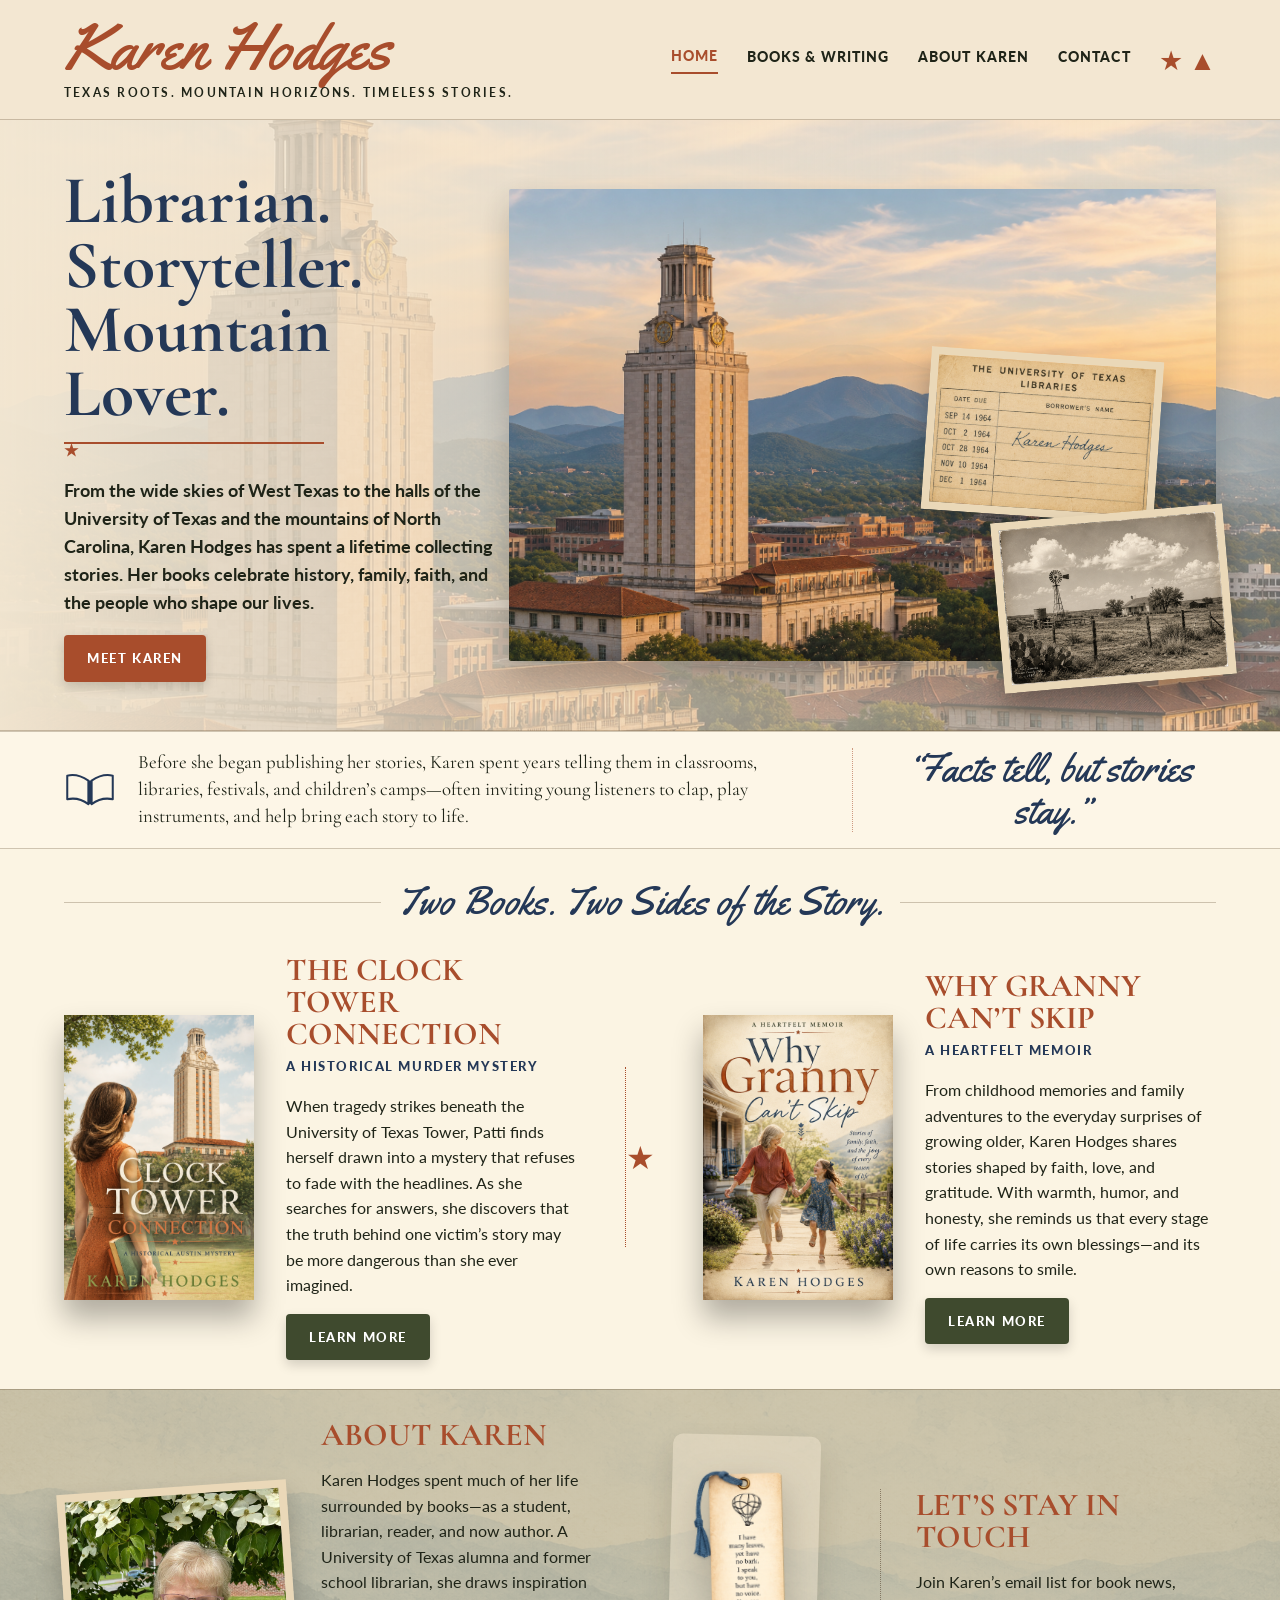
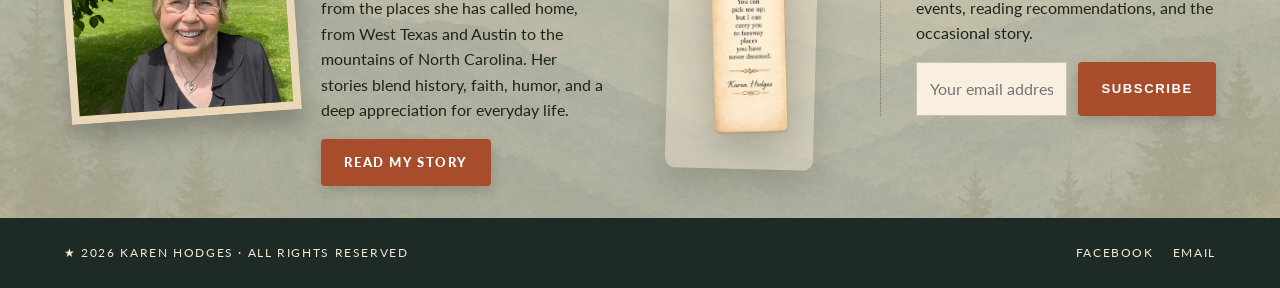
<file: index.html>
<!DOCTYPE html>
<html lang="en">
<head>
  <meta charset="UTF-8" />
  <meta name="viewport" content="width=device-width, initial-scale=1.0" />

  <title>Karen Hodges | Author</title>

  <meta
    name="description"
    content="Karen Hodges is a Texas-born author, former school librarian, and storyteller whose books explore history, family, faith, humor, and everyday life."
  />

  <link rel="stylesheet" href="css/style.css" />

  <link
    href="https://fonts.googleapis.com/css2?family=Cormorant+Garamond:wght@600;700&family=Lato:wght@400;700;900&family=Yellowtail&display=swap"
    rel="stylesheet"
  />

  <script src="script.js" defer></script>
</head>

<body>
  <header class="site-header">
    <div class="brand">
      <a href="index.html" class="logo">Karen Hodges</a>
      <p>Texas Roots. Mountain Horizons. Timeless Stories.</p>
    </div>

    <button
      class="menu-toggle"
      type="button"
      aria-label="Toggle navigation"
      aria-expanded="false"
      aria-controls="main-navigation"
    >
      ☰
    </button>

    <nav id="main-navigation" class="main-nav" aria-label="Main navigation">
      <a
        href="https://aikipezman-pixel.github.io/KarenHodgesSite/"
        class="active"
        aria-current="page"
      >
        Home
      </a>

      <a href="https://aikipezman-pixel.github.io/KarenHodgesSite/Writing/writing.html">
        Books &amp; Writing
      </a>

      <a href="https://aikipezman-pixel.github.io/KarenHodgesSite/About/about.html">
        About Karen
      </a>

      <a href="#contact">Contact</a>

      <div class="header-mark" aria-hidden="true">
        <span class="texas">★</span>
        <span class="mountain">▲</span>
      </div>
    </nav>
  </header>

  <main>
    <!-- HERO -->
    <section class="hero">
      <div class="hero-text">
        <h1>
          Librarian.<br />
          Storyteller.<br />
          Mountain Lover.
        </h1>

        <p>
          From the wide skies of West Texas to the halls of the University
          of Texas and the mountains of North Carolina, Karen Hodges has spent
          a lifetime collecting stories. Her books celebrate history, family,
          faith, and the people who shape our lives.
        </p>

        <a href="http://windypointstories.com/About/about.html" class="btn btn-rust">Meet Karen</a>
      </div>

      <div class="hero-art">
        <img
          src="Assets/UTTowerintheMountains.png"
          alt="The University of Texas Tower with mountains rising behind it"
          class="hero-main-img"
        />

        <img
          src="Assets/Card.png"
          alt="Vintage University of Texas library card bearing Karen Hodges's name"
          class="photo-card austin-card"
        />

        <img
          src="Assets/WestTexas.png"
          alt="Vintage rural landscape in Dawson County, West Texas"
          class="photo-card mountain-card"
        />
      </div>
    </section>

    <!-- STORYTELLING BACKGROUND -->
    <section
      class="storytelling-strip"
      aria-label="Karen Hodges's storytelling background"
    >
      <div class="storytelling-intro">
        <span class="storytelling-icon" aria-hidden="true">
          <svg
            viewBox="0 0 64 48"
            role="img"
            focusable="false"
            aria-hidden="true"
          >
            <path
              d="M4 7c8-2 17 0 26 6v29c-8-6-17-8-26-6V7Z"
              fill="none"
              stroke="currentColor"
              stroke-width="2.5"
              stroke-linejoin="round"
            />
            <path
              d="M60 7c-8-2-17 0-26 6v29c8-6 17-8 26-6V7Z"
              fill="none"
              stroke="currentColor"
              stroke-width="2.5"
              stroke-linejoin="round"
            />
            <path
              d="M32 13v29"
              fill="none"
              stroke="currentColor"
              stroke-width="2.5"
            />
          </svg>
        </span>

        <p>
          Before she began publishing her stories, Karen spent years telling
          them in classrooms, libraries, festivals, and children’s camps—often
          inviting young listeners to clap, play instruments, and help bring
          each story to life.
        </p>
      </div>

      <blockquote class="storytelling-quote">
        “Facts tell, but stories stay.”
      </blockquote>
    </section>

    <!-- BOOKS -->
    <section id="books" class="books-section">
      <div class="section-title">
        <span aria-hidden="true"></span>
        <h2>Two Books. Two Sides of the Story.</h2>
        <span aria-hidden="true"></span>
      </div>

      <div class="books-grid">
        <article class="book-card">
          <img
            src="Assets/ClockTowerConnection.png"
            alt="Cover of The Clock Tower Connection by Karen Hodges"
            class="book-cover"
          />

          <div class="book-copy">
            <h3>The Clock Tower Connection</h3>

            <p class="subtitle">A Historical Murder Mystery</p>

            <p>
              When tragedy strikes beneath the University of Texas Tower,
              Patti finds herself drawn into a mystery that refuses to fade
              with the headlines. As she searches for answers, she discovers
              that the truth behind one victim’s story may be more dangerous
              than she ever imagined.
            </p>

            <a href="https://aikipezman-pixel.github.io/KarenHodgesSite/Writing/writing.html" class="btn btn-green">Learn More</a>
          </div>
        </article>

        <div class="center-star" aria-hidden="true">★</div>

        <article class="book-card">
          <img
            src="Assets/WhyGrannyCan'tSkip.png"
            alt="Cover of Why Granny Can't Skip by Karen Hodges"
            class="book-cover"
          />

          <div class="book-copy">
            <h3>Why Granny Can’t Skip</h3>

            <p class="subtitle">A Heartfelt Memoir</p>

            <p>
              From childhood memories and family adventures to the everyday
              surprises of growing older, Karen Hodges shares stories shaped
              by faith, love, and gratitude. With warmth, humor, and honesty,
              she reminds us that every stage of life carries its own
              blessings—and its own reasons to smile.
            </p>

            <a href="https://aikipezman-pixel.github.io/KarenHodgesSite/Writing/writing.html" class="btn btn-green">Learn More</a>
          </div>
        </article>
      </div>
    </section>

    <!-- ABOUT / BOOKMARK / CONTACT -->
    <section class="lower-panel">
      <article id="about" class="about-card">
        <img
          src="Assets/KarenHodges.jpg"
          alt="Karen Hodges smiling outdoors beneath white flowers"
        />

        <div>
          <h2>About Karen</h2>

          <p>
            Karen Hodges spent much of her life surrounded by books—as a
            student, librarian, reader, and now author. A University of Texas
            alumna and former school librarian, she draws inspiration from the
            places she has called home, from West Texas and Austin to the
            mountains of North Carolina. Her stories blend history, faith,
            humor, and a deep appreciation for everyday life.
          </p>

          <a href="http://windypointstories.com/About/about.html" class="btn btn-rust">
            Read My Story
          </a>
        </div>
      </article>

      <figure class="bookmark-feature">
        <img
          src="Assets/BookmarkPoem.png"
          alt="Karen Hodges's poem about a book carrying its reader to faraway places"
        />

        <figcaption class="sr-only">
          “I have many leaves, yet have no bark. I speak to you, but have no
          voice. You can pick me up, but I can carry you to faraway places you
          have never dreamed.” — Karen Hodges
        </figcaption>
      </figure>

      <section id="contact" class="contact-card">
        <h2>Let’s Stay in Touch</h2>

        <p>
          Join Karen’s email list for book news, events, reading
          recommendations, and the occasional story.
        </p>

        <form action="#" method="post">
          <label for="email" class="sr-only">Email address</label>

          <input
            type="email"
            id="email"
            name="email"
            placeholder="Your email address"
            autocomplete="email"
            required
          />

          <button class="btn btn-rust" type="submit">
            Subscribe
          </button>
        </form>
      </section>
    </section>
  </main>

  <footer class="site-footer">
    <p>★ 2026 Karen Hodges · All Rights Reserved</p>

    <nav class="footer-links" aria-label="Social media and contact links">
      <a href="https://www.facebook.com/karen.hodges.581">Facebook</a>
      <a href="mailto:windypointstories@yahoo.com">Email</a>
    </nav>
  </footer>
</body>
</html>
</file>
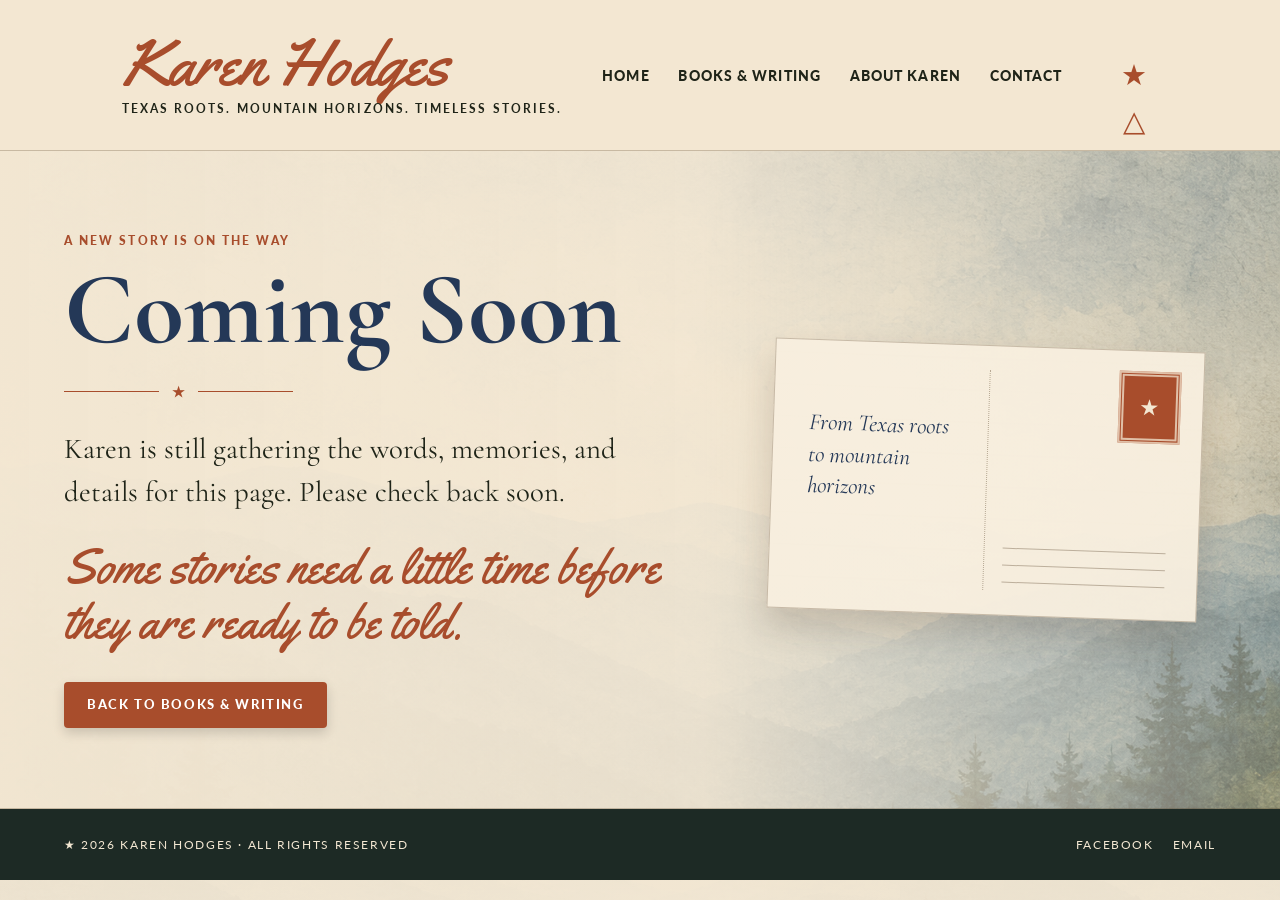
<file: coming-soon/coming-soon.html>
<!DOCTYPE html>
<html lang="en">
<head>
  <meta charset="UTF-8">
  <meta name="viewport" content="width=device-width, initial-scale=1.0">

  <title>Coming Soon | Karen Hodges</title>
  <meta
    name="description"
    content="Something new is coming soon from Karen Hodges."
  >

  <link rel="stylesheet" href="../css/style.css">
  <link rel="stylesheet" href="../css/coming-soon.css">
</head>

<body class="coming-soon-page">
  <a class="skip-link" href="#main-content">Skip to main content</a>

  <header class="site-header">
    <div class="site-header__inner">
      <a class="site-brand" href="../index.html" aria-label="Karen Hodges home">
        <span class="site-brand__name">Karen Hodges</span>
        <span class="site-brand__tagline">
          Texas Roots. Mountain Horizons. Timeless Stories.
        </span>
      </a>

      <button
        class="menu-toggle"
        type="button"
        aria-expanded="false"
        aria-controls="primary-navigation"
      >
        <span class="sr-only">Open navigation menu</span>
        <span aria-hidden="true"></span>
        <span aria-hidden="true"></span>
        <span aria-hidden="true"></span>
      </button>

      <nav
        class="primary-nav"
        id="primary-navigation"
        aria-label="Primary navigation"
      >
        <ul>
          <li><a href="../index.html">Home</a></li>
          <li><a href="../Writing/writing.html">Books &amp; Writing</a></li>
          <li><a href="../About/about.html">About Karen</a></li>
          <li><a href="../Contact/contact-index.html">Contact</a></li>
        </ul>
      </nav>

      <div class="site-mark" aria-hidden="true">
        <span class="site-mark__texas">★</span>
        <span class="site-mark__mountain">△</span>
      </div>
    </div>
  </header>

  <main id="main-content">
    <section class="coming-soon">
      <div class="coming-soon__inner">
        <p class="coming-soon__eyebrow">A new story is on the way</p>

        <h1>Coming Soon</h1>

        <div class="coming-soon__rule" aria-hidden="true">
          <span></span><b>★</b><span></span>
        </div>

        <p class="coming-soon__intro">
          Karen is still gathering the words, memories, and details for this page.
          Please check back soon.
        </p>

        <p class="coming-soon__script">
          Some stories need a little time before they are ready to be told.
        </p>

        <a class="btn btn-rust" href="../Writing/writing.html">
          Back to Books &amp; Writing
        </a>
      </div>

      <div class="coming-soon__postcard" aria-hidden="true">
        <div class="coming-soon__stamp">★</div>
        <p>
          From Texas roots<br>
          to mountain horizons
        </p>
        <div class="coming-soon__lines">
          <span></span>
          <span></span>
          <span></span>
        </div>
      </div>
    </section>
  </main>

  <footer class="site-footer">
    <p>★ 2026 Karen Hodges · All Rights Reserved</p>

    <nav class="footer-links" aria-label="Social media and contact links">
      <a href="https://www.facebook.com/karen.hodges.581">Facebook</a>
      <a href="mailto:windypointstories@yahoo.com">Email</a>
    </nav>
  </footer>

  <script src="../script.js"></script>
</body>
</html>
</file>
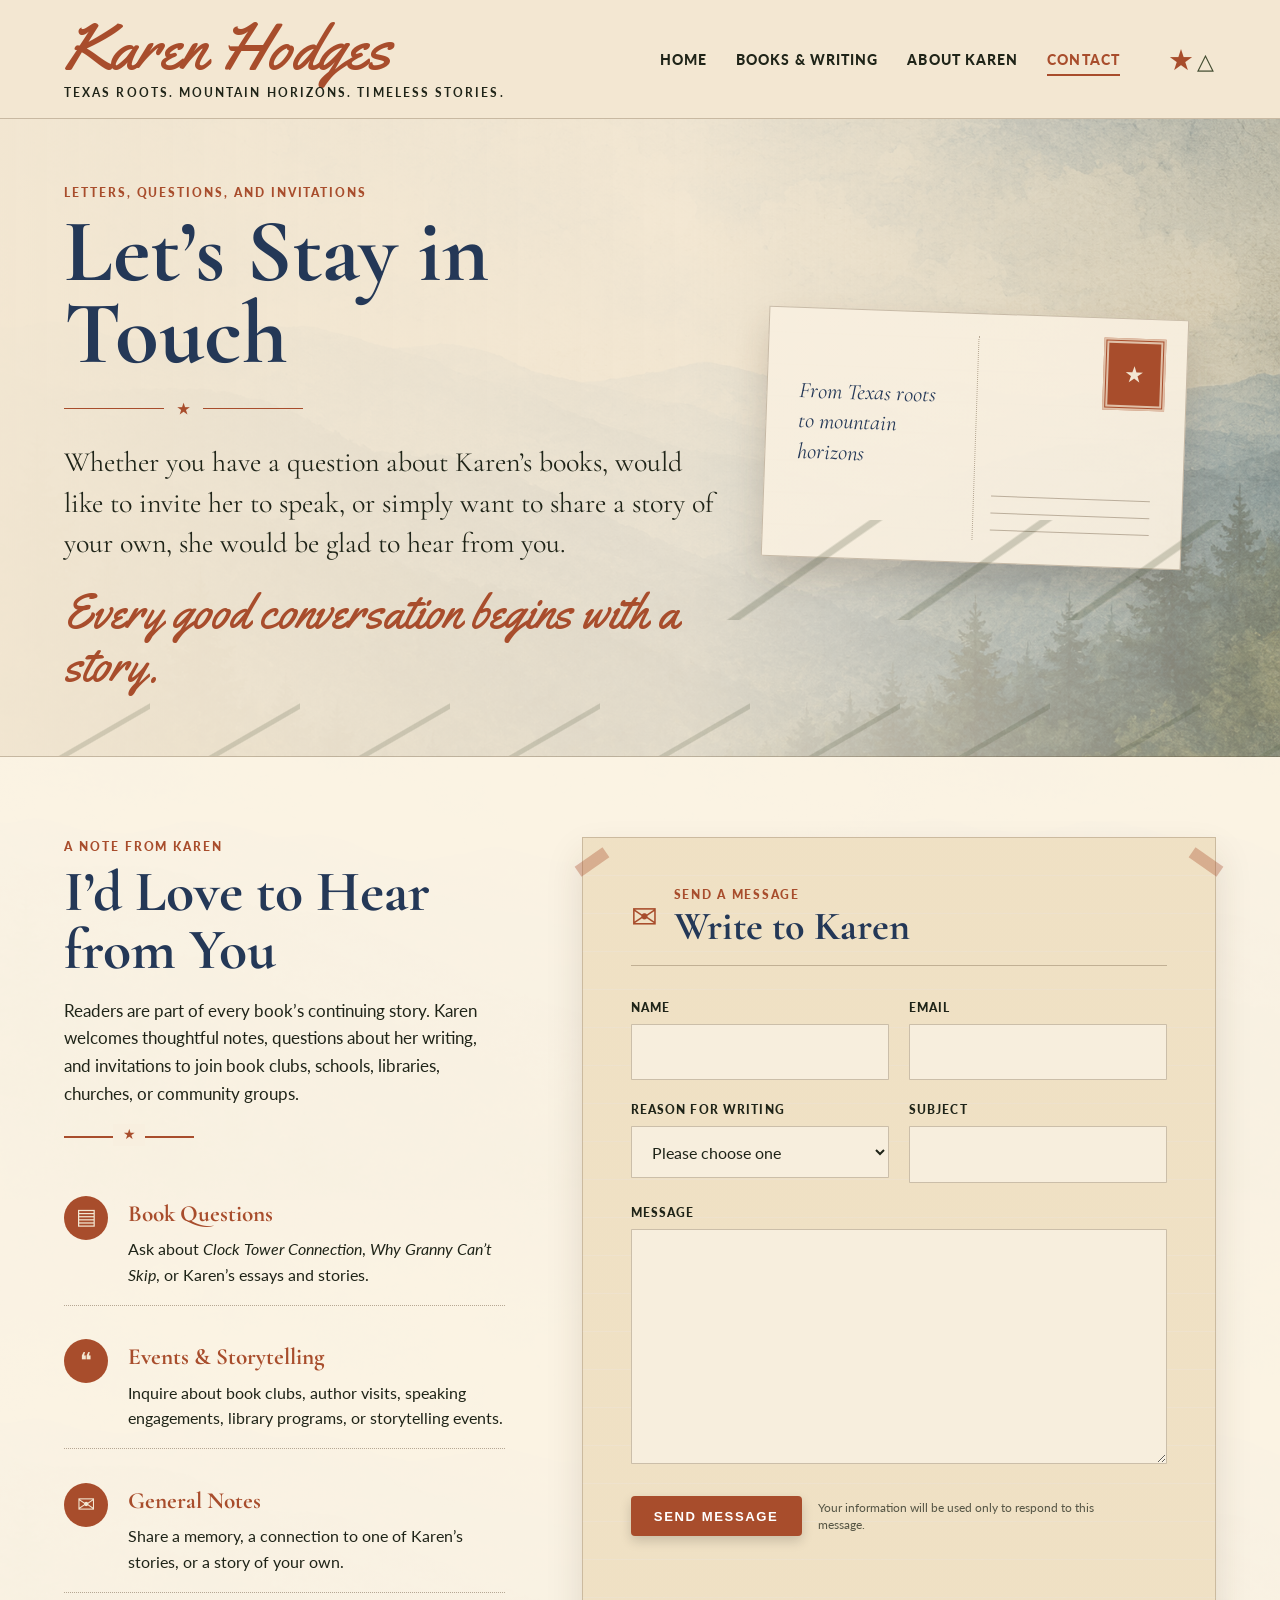
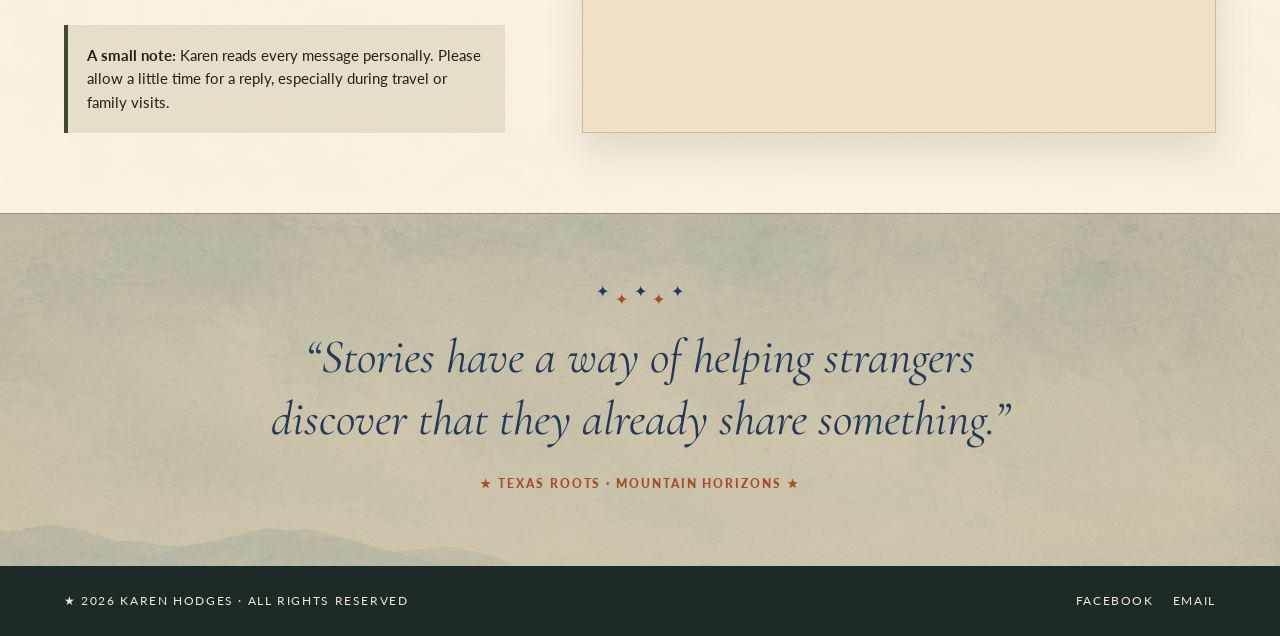
<file: Contact/contact-index.html>
<!DOCTYPE html>
<html lang="en">
<head>
  <meta charset="UTF-8">
  <meta name="viewport" content="width=device-width, initial-scale=1.0">

  <title>Contact Karen | Karen Hodges</title>
  <meta
    name="description"
    content="Contact author and storyteller Karen Hodges about her books, book clubs, speaking invitations, storytelling events, or general questions."
  >

  <link rel="stylesheet" href="../css/style.css">
  <link rel="stylesheet" href="../css/contact.css">
</head>

<body class="contact-page">

  <a class="skip-link" href="#main-content">Skip to main content</a>

  <header class="site-header">
    <div class="site-header__inner">
      <a class="site-brand" href="../index.html" aria-label="Karen Hodges home">
        <span class="site-brand__name">Karen Hodges</span>
        <span class="site-brand__tagline">
          Texas Roots. Mountain Horizons. Timeless Stories.
        </span>
      </a>

      <button
        class="menu-toggle"
        type="button"
        aria-expanded="false"
        aria-controls="primary-navigation"
      >
        <span class="sr-only">Open navigation menu</span>
        <span aria-hidden="true"></span>
        <span aria-hidden="true"></span>
        <span aria-hidden="true"></span>
      </button>

      <nav
        class="primary-nav"
        id="primary-navigation"
        aria-label="Primary navigation"
      >
        <ul>
          <li><a href="https://aikipezman-pixel.github.io/KarenHodgesSite/">Home</a></li>
          <li><a href="https://aikipezman-pixel.github.io/KarenHodgesSite/Writing/writing.html">Books &amp; Writing</a></li>
          <li><a href="https://aikipezman-pixel.github.io/KarenHodgesSite/About/about.html">About Karen</a></li>
          <li>
            <a class="is-current" href="./" aria-current="page">Contact</a>
          </li>
        </ul>
      </nav>

      <div class="site-mark" aria-hidden="true">
        <span class="site-mark__texas">★</span>
        <span class="site-mark__mountain">△</span>
      </div>
    </div>
  </header>

  <main id="main-content">

    <section class="contact-hero" aria-labelledby="contact-title">
      <div class="contact-hero__copy">
        <p class="contact-eyebrow">Letters, questions, and invitations</p>
        <h1 id="contact-title">Let’s Stay in Touch</h1>

        <div class="contact-ornament" aria-hidden="true">
          <span></span>
          <b>★</b>
          <span></span>
        </div>

        <p class="contact-hero__intro">
          Whether you have a question about Karen’s books, would like to
          invite her to speak, or simply want to share a story of your own,
          she would be glad to hear from you.
        </p>

        <p class="contact-handwritten">
          Every good conversation begins with a story.
        </p>
      </div>

      <div class="contact-hero__art" aria-hidden="true">
        <div class="postcard">
          <span class="postcard__stamp">★</span>
          <p>From Texas roots<br>to mountain horizons</p>
          <div class="postcard__lines">
            <span></span>
            <span></span>
            <span></span>
          </div>
        </div>
        <div class="mountain-line"></div>
      </div>
    </section>

    <section class="contact-shell" aria-labelledby="write-karen-title">

      <div class="contact-details">
        <p class="contact-eyebrow">A note from Karen</p>
        <h2 id="write-karen-title">I’d Love to Hear from You</h2>
        <p>
          Readers are part of every book’s continuing story. Karen welcomes
          thoughtful notes, questions about her writing, and invitations to
          join book clubs, schools, libraries, churches, or community groups.
        </p>

        <div class="contact-rule" aria-hidden="true"></div>

        <div class="contact-topic-list">
          <article class="contact-topic">
            <span class="contact-topic__icon" aria-hidden="true">▤</span>
            <div>
              <h3>Book Questions</h3>
              <p>
                Ask about <em>Clock Tower Connection</em>,
                <em>Why Granny Can’t Skip</em>, or Karen’s essays and stories.
              </p>
            </div>
          </article>

          <article class="contact-topic">
            <span class="contact-topic__icon" aria-hidden="true">❝</span>
            <div>
              <h3>Events &amp; Storytelling</h3>
              <p>
                Inquire about book clubs, author visits, speaking engagements,
                library programs, or storytelling events.
              </p>
            </div>
          </article>

          <article class="contact-topic">
            <span class="contact-topic__icon" aria-hidden="true">✉</span>
            <div>
              <h3>General Notes</h3>
              <p>
                Share a memory, a connection to one of Karen’s stories, or a
                story of your own.
              </p>
            </div>
          </article>
        </div>

        <aside class="response-note">
          <strong>A small note:</strong>
          Karen reads every message personally. Please allow a little time for
          a reply, especially during travel or family visits.
        </aside>
      </div>

      <div class="contact-form-panel">
        <div class="stationery-heading">
          <span aria-hidden="true">✉</span>
          <div>
            <p>Send a Message</p>
            <h2>Write to Karen</h2>
          </div>
        </div>

        <!--
          Replace the action value below with your Formspree, Basin, Netlify,
          or other form-handler endpoint before publishing.
        -->
        <form
  class="contact-form"
  action="https://formspree.io/f/xgaevzvg"
  method="post"
>

  <input
    type="hidden"
    name="_subject"
    value="New message from Karen Hodges website"
  >

  <input
    type="text"
    name="_gotcha"
    tabindex="-1"
    autocomplete="off"
    style="display:none"
  >
          <div class="form-field">
            <label for="name">Name</label>
            <input
              type="text"
              id="name"
              name="name"
              autocomplete="name"
              required
            >
          </div>

          <div class="form-field">
            <label for="email">Email</label>
            <input
              type="email"
              id="email"
              name="email"
              autocomplete="email"
              required
            >
          </div>

          <div class="form-field">
            <label for="reason">Reason for Writing</label>
            <select id="reason" name="reason">
              <option value="">Please choose one</option>
              <option value="book-question">Book question</option>
              <option value="book-club">Book club inquiry</option>
              <option value="event">Speaking or storytelling invitation</option>
              <option value="reader-note">Reader note</option>
              <option value="other">Something else</option>
            </select>
          </div>

          <div class="form-field">
            <label for="subject">Subject</label>
            <input type="text" id="subject" name="subject" required>
          </div>

          <div class="form-field form-field--full">
            <label for="message">Message</label>
            <textarea
              id="message"
              name="message"
              rows="8"
              required
            ></textarea>
          </div>

          <div class="form-actions form-field--full">
            <button class="btn btn-rust" type="submit">Send Message</button>
            <p>
              Your information will be used only to respond to this message.
            </p>
          </div>
        </form>
      </div>

    </section>

    <section class="contact-closing" aria-label="Closing message">
      <div class="contact-closing__bluebonnets" aria-hidden="true">
        <span>✦</span><span>✦</span><span>✦</span><span>✦</span><span>✦</span>
      </div>
      <blockquote>
        “Stories have a way of helping strangers discover that they already
        share something.”
      </blockquote>
      <p>★ Texas roots · Mountain horizons ★</p>
    </section>

  </main>

  <footer class="site-footer">
    <p>★ 2026 Karen Hodges · All Rights Reserved</p>

    <nav class="footer-links" aria-label="Social media and contact links">
      <a href="https://www.facebook.com/karen.hodges.581">Facebook</a>
      <a href="mailto:windypointstories@yahoo.com">Email</a>
    </nav>
  </footer>
  </footer>

  <script src="../script.js"></script>
</body>
</html>
</file>
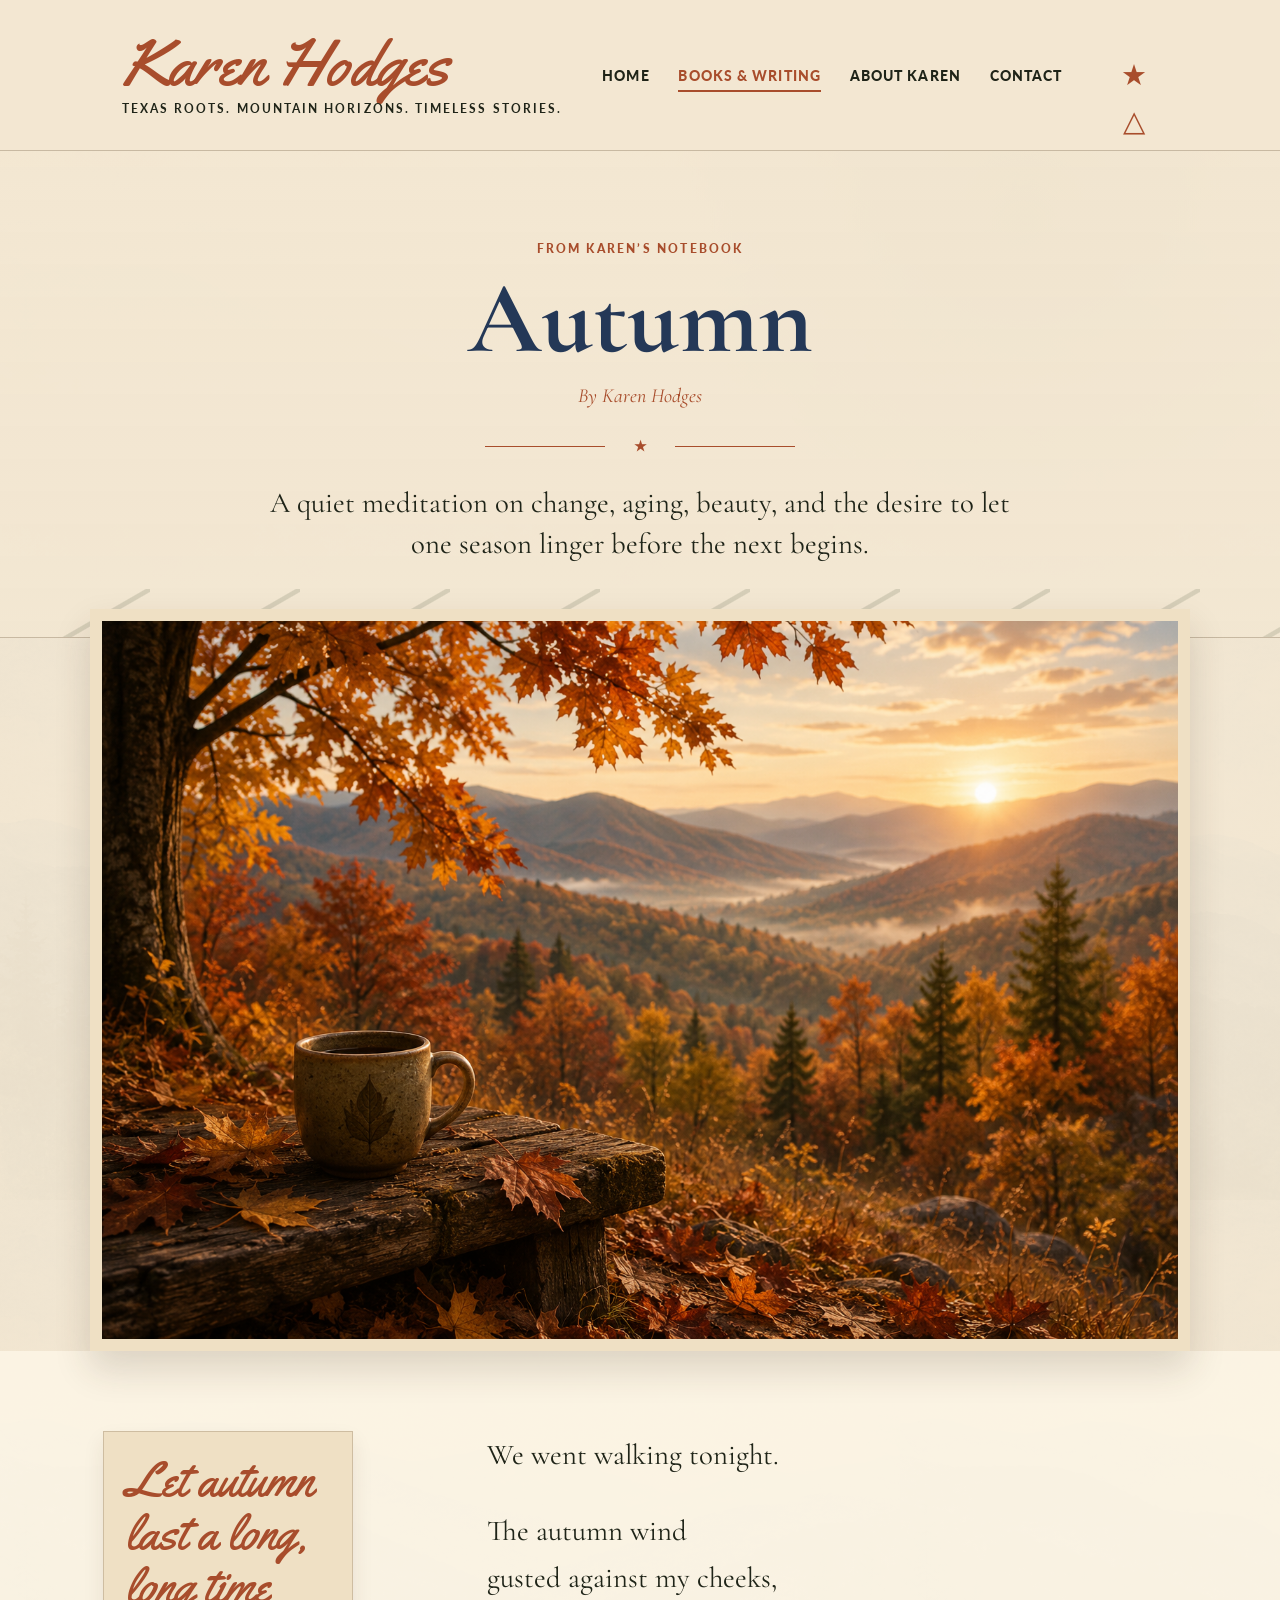
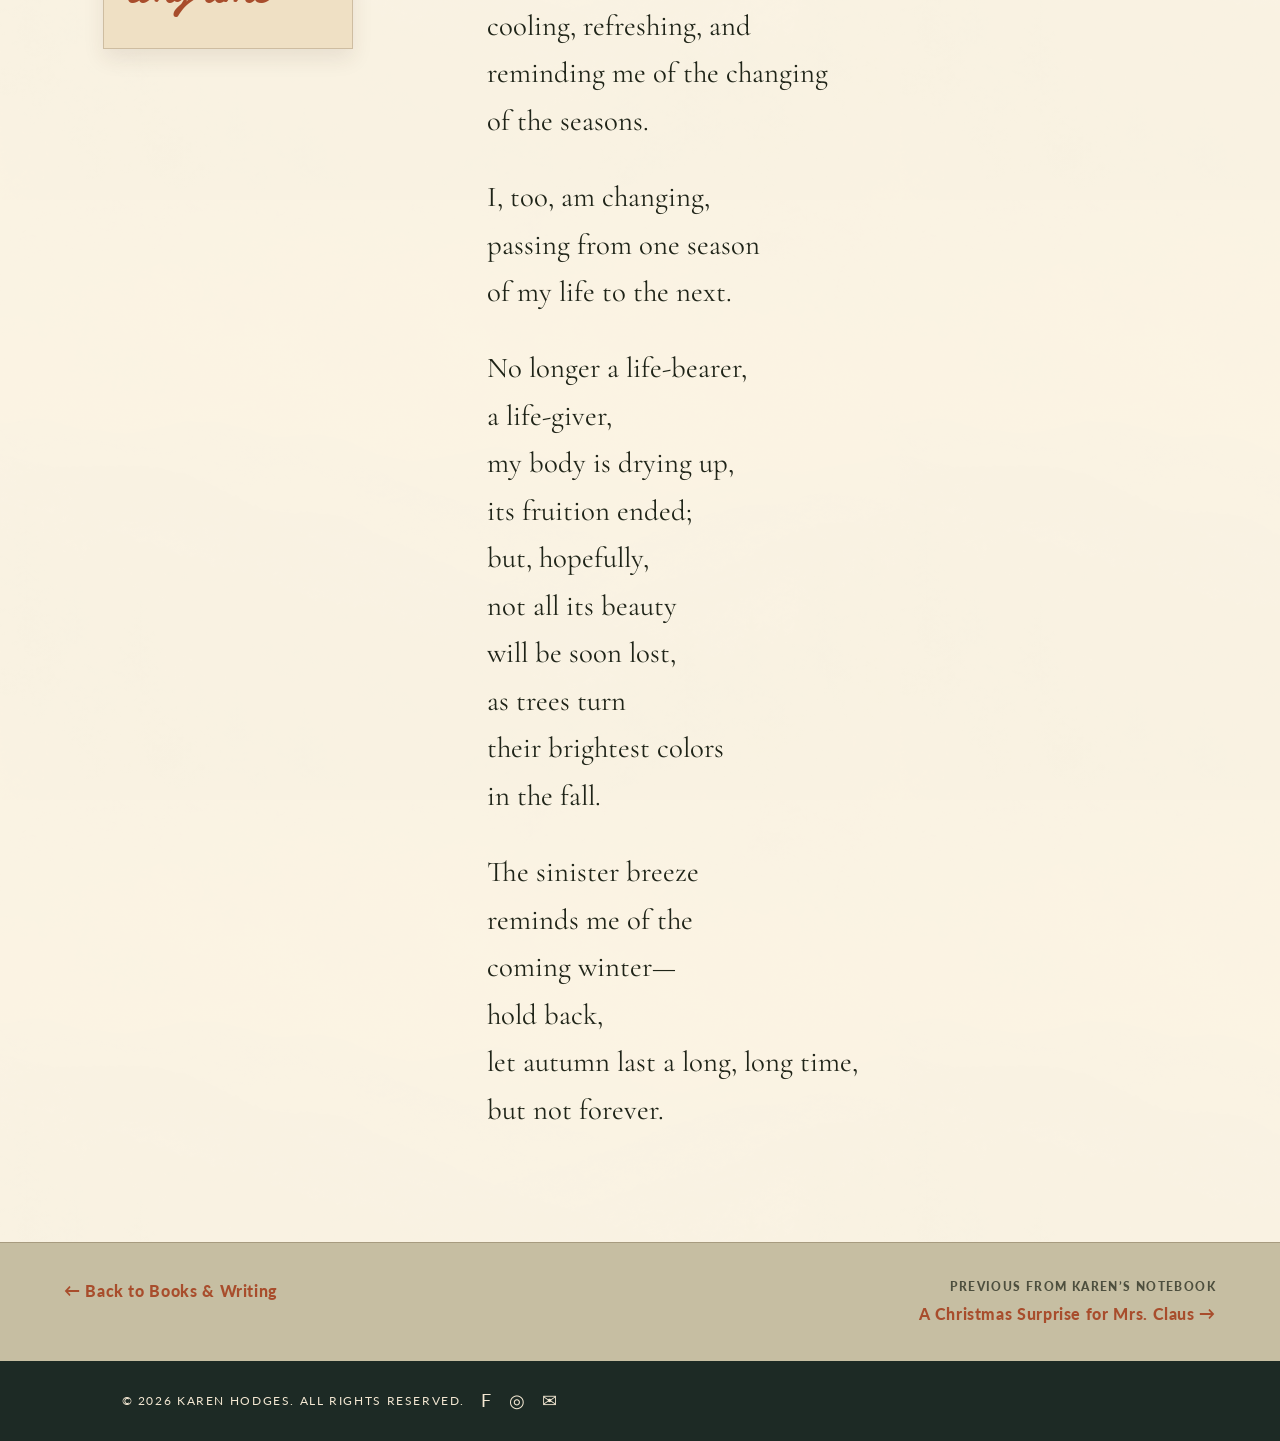
<file: Writing/autumn.html>
<!DOCTYPE html>
<html lang="en">
<head>
  <meta charset="UTF-8">
  <meta name="viewport" content="width=device-width, initial-scale=1.0">

  <title>Autumn | Karen Hodges</title>
  <meta
    name="description"
    content="Karen Hodges reflects on autumn, aging, change, and the beauty of life’s later seasons."
  >

  <link rel="stylesheet" href="../css/style.css">
  <link rel="stylesheet" href="../css/article.css">
</head>

<body class="article-page">
  <a class="skip-link" href="#main-content">Skip to main content</a>

  <header class="site-header">
    <div class="site-header__inner">
      <a class="site-brand" href="../index.html" aria-label="Karen Hodges home">
        <span class="site-brand__name">Karen Hodges</span>
        <span class="site-brand__tagline">
          Texas Roots. Mountain Horizons. Timeless Stories.
        </span>
      </a>

      <button
        class="menu-toggle"
        type="button"
        aria-expanded="false"
        aria-controls="primary-navigation"
      >
        <span class="sr-only">Open navigation menu</span>
        <span aria-hidden="true"></span>
        <span aria-hidden="true"></span>
        <span aria-hidden="true"></span>
      </button>

      <nav
        class="primary-nav"
        id="primary-navigation"
        aria-label="Primary navigation"
      >
        <ul>
          <li><a href="../index.html">Home</a></li>
          <li><a class="is-current" href="./writing.html" aria-current="page">Books &amp; Writing</a></li>
          <li><a href="../About/about.html">About Karen</a></li>
          <li><a href="../Contact/contact-index.html">Contact</a></li>
        </ul>
      </nav>

      <div class="site-mark" aria-hidden="true">
        <span class="site-mark__texas">★</span>
        <span class="site-mark__mountain">△</span>
      </div>
    </div>
  </header>

  <main id="main-content">
    <article>
      <header class="article-hero">
        <div class="article-hero__inner">
          <p class="article-kicker">From Karen’s Notebook</p>
          <h1>Autumn</h1>
          <p class="article-byline">By Karen Hodges</p>
          <div class="article-rule" aria-hidden="true">
            <span></span><b>★</b><span></span>
          </div>
          <p class="article-deck">
            A quiet meditation on change, aging, beauty, and the desire to let one season linger before the next begins.
          </p>
        </div>
      </header>

      <figure class="article-featured-image">
        <img
          src="../Assets/Autumn.png"
          alt="A warm autumn mountain landscape at sunset with a mug resting on a rustic wooden bench"
        >
      </figure>

      <div class="article-layout">
        <aside class="article-side-note" aria-label="Article note">
          <p class="article-side-note__script">Let autumn last a long, long time</p>
        </aside>

        <div class="article-body">
          <div class="article-poem" aria-label="Poem text">
            <p>We went walking tonight.</p>

            <p>
              The autumn wind<br>
              gusted against my cheeks,<br>
              cooling, refreshing, and<br>
              reminding me of the changing<br>
              of the seasons.
            </p>

            <p>
              I, too, am changing,<br>
              passing from one season<br>
              of my life to the next.
            </p>

            <p>
              No longer a life-bearer,<br>
              a life-giver,<br>
              my body is drying up,<br>
              its fruition ended;<br>
              but, hopefully,<br>
              not all its beauty<br>
              will be soon lost,<br>
              as trees turn<br>
              their brightest colors<br>
              in the fall.
            </p>

            <p>
              The sinister breeze<br>
              reminds me of the<br>
              coming winter—<br>
              hold back,<br>
              let autumn last a long, long time,<br>
              but not forever.
            </p>
          </div>
        </div>
      </div>

      <nav class="article-navigation" aria-label="Article navigation">
        <a class="article-back" href="./writing.html">← Back to Books &amp; Writing</a>
        <div class="article-next">
          <span>Previous from Karen’s notebook</span>
          <a href="./christmas-surprise-for-mrs-claus.html">A Christmas Surprise for Mrs. Claus →</a>
        </div>
      </nav>
    </article>
  </main>

  <footer class="site-footer">
    <div class="site-footer__inner">
      <p>&copy; 2026 Karen Hodges. All rights reserved.</p>
      <nav aria-label="Social media">
        <ul class="social-links">
          <li><a href="#" aria-label="Karen Hodges on Facebook">f</a></li>
          <li><a href="#" aria-label="Karen Hodges on Instagram">◎</a></li>
          <li><a href="mailto:hello@example.com" aria-label="Email Karen Hodges">✉</a></li>
        </ul>
      </nav>
    </div>
  </footer>

  <script src="../script.js"></script>
</body>
</html>
</file>
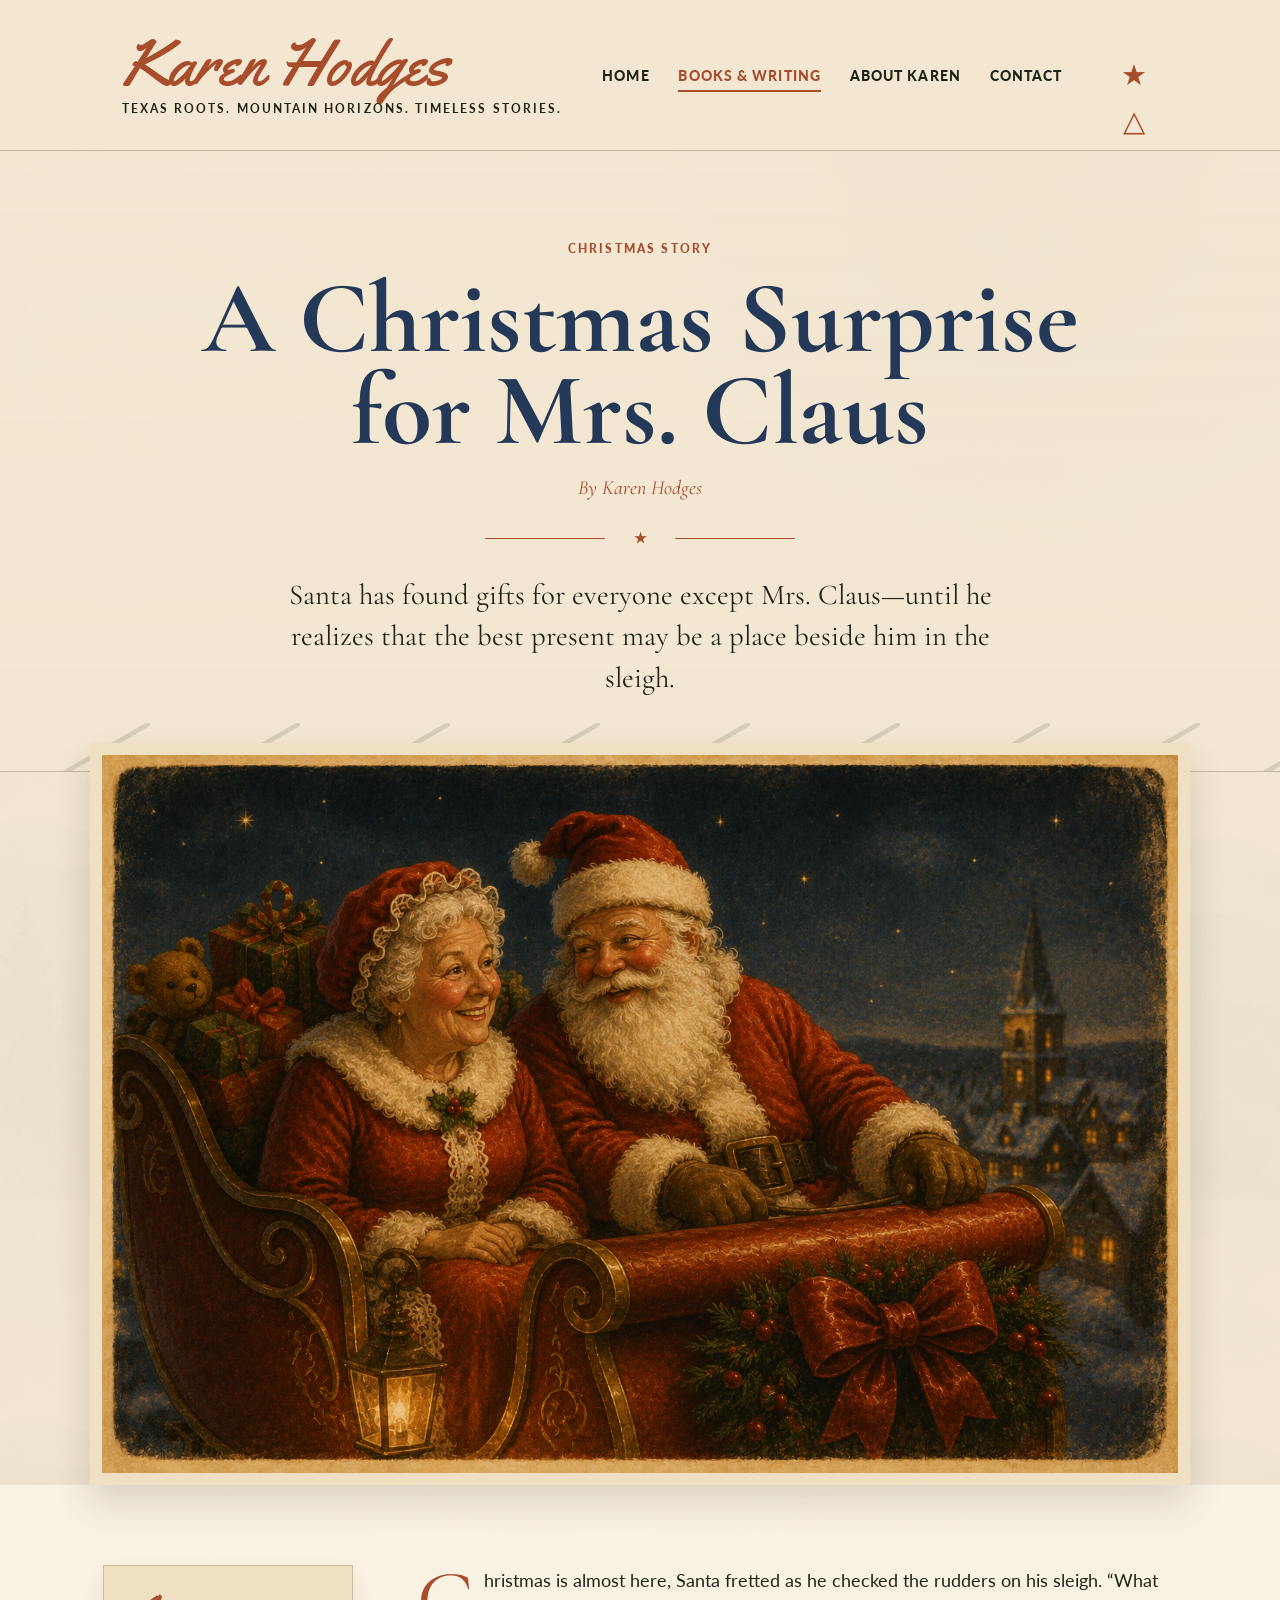
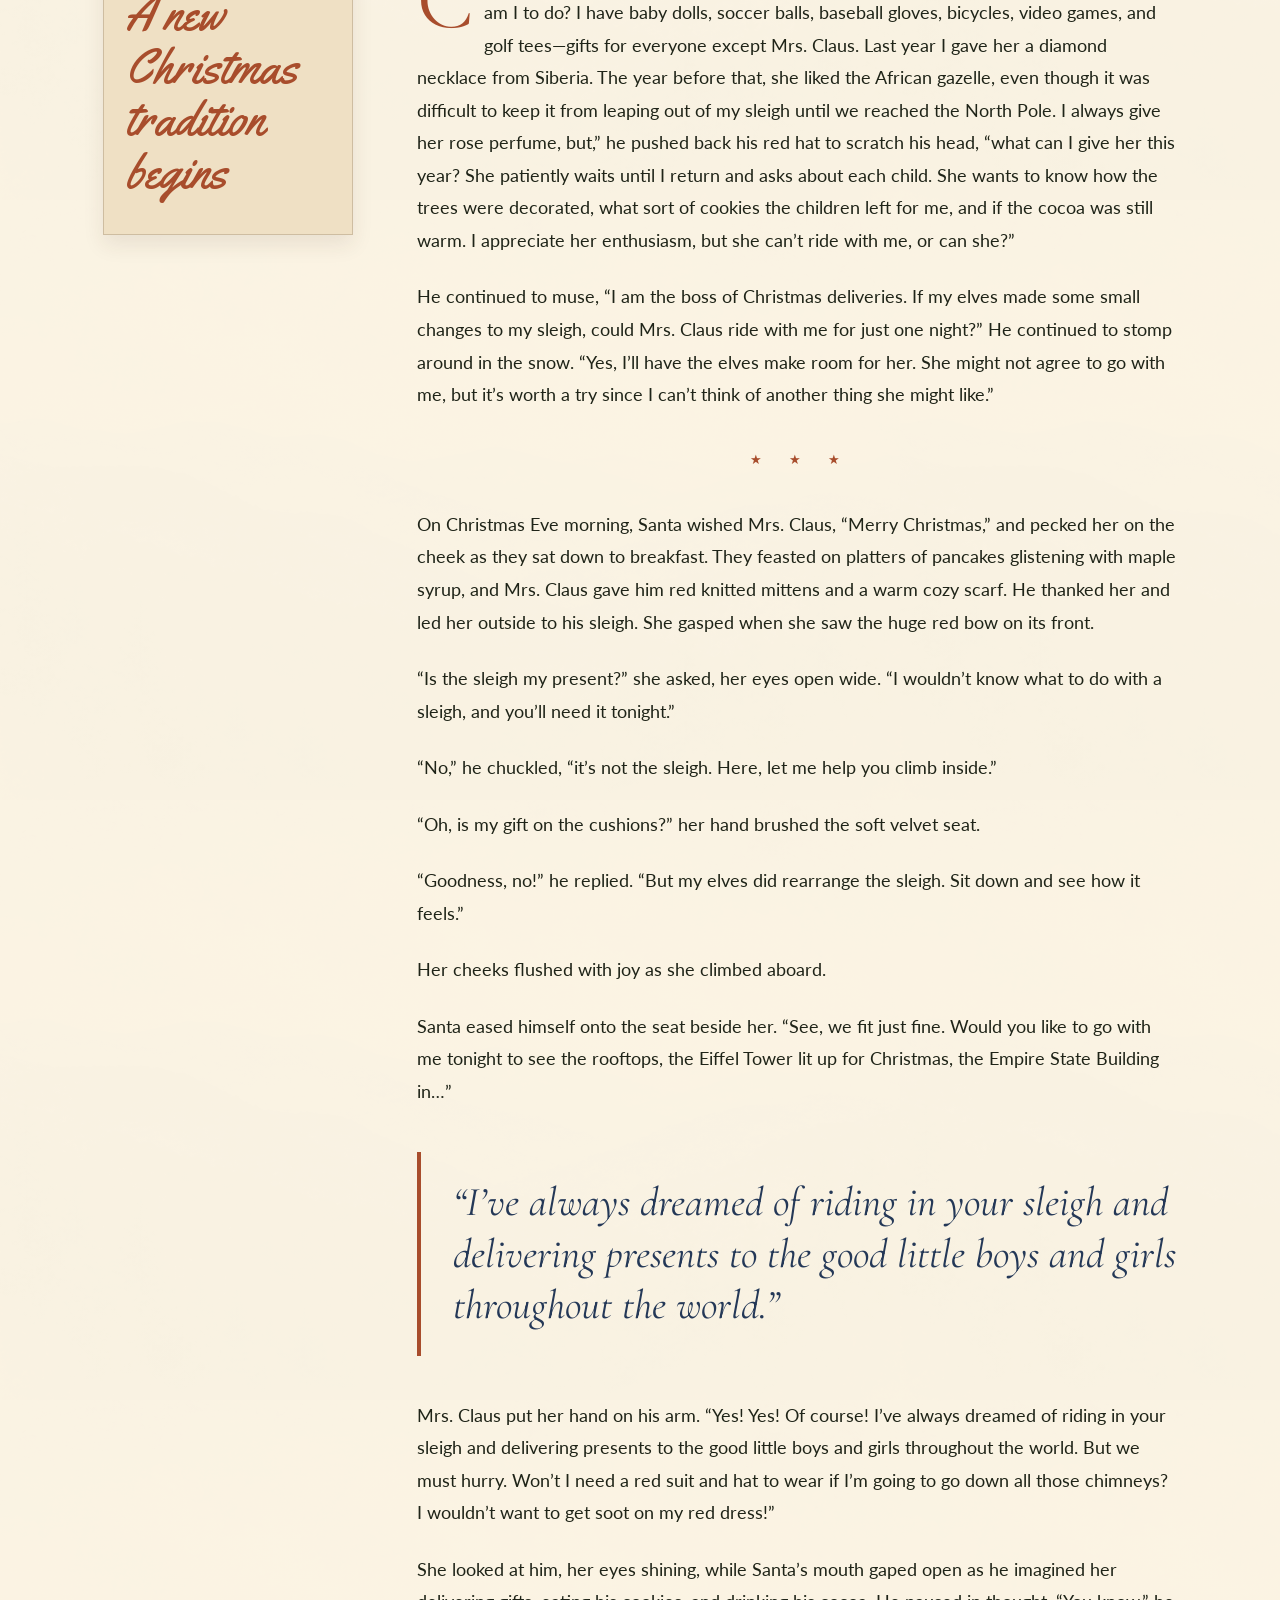
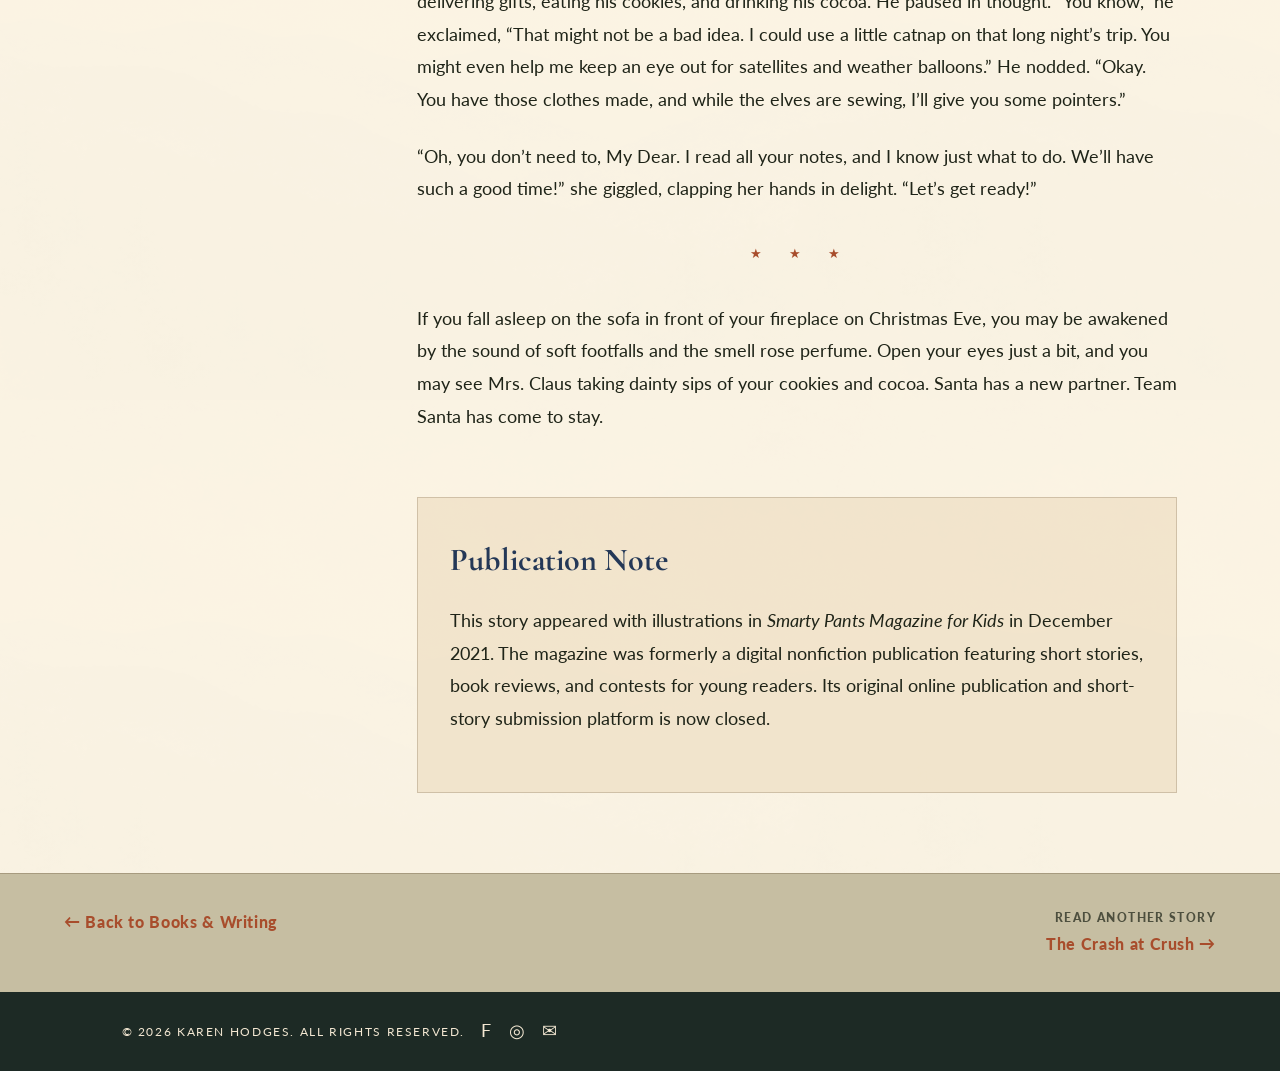
<file: Writing/christmas-surprise-for-mrs-claus.html>
<!DOCTYPE html>
<html lang="en">
<head>
  <meta charset="UTF-8">
  <meta name="viewport" content="width=device-width, initial-scale=1.0">

  <title>A Christmas Surprise for Mrs. Claus | Karen Hodges</title>
  <meta
    name="description"
    content="Karen Hodges tells a warm Christmas story in which Santa gives Mrs. Claus the gift of joining him on his Christmas Eve journey."
  >

  <link rel="stylesheet" href="../css/style.css">
  <link rel="stylesheet" href="../css/article.css">
</head>

<body class="article-page">
  <a class="skip-link" href="#main-content">Skip to main content</a>

  <header class="site-header">
    <div class="site-header__inner">
      <a class="site-brand" href="../index.html" aria-label="Karen Hodges home">
        <span class="site-brand__name">Karen Hodges</span>
        <span class="site-brand__tagline">
          Texas Roots. Mountain Horizons. Timeless Stories.
        </span>
      </a>

      <button
        class="menu-toggle"
        type="button"
        aria-expanded="false"
        aria-controls="primary-navigation"
      >
        <span class="sr-only">Open navigation menu</span>
        <span aria-hidden="true"></span>
        <span aria-hidden="true"></span>
        <span aria-hidden="true"></span>
      </button>

      <nav
        class="primary-nav"
        id="primary-navigation"
        aria-label="Primary navigation"
      >
        <ul>
          <li><a href="../index.html">Home</a></li>
          <li><a class="is-current" href="./writing.html" aria-current="page">Books &amp; Writing</a></li>
          <li><a href="../About/about.html">About Karen</a></li>
          <li><a href="../Contact/contact-index.html">Contact</a></li>
        </ul>
      </nav>

      <div class="site-mark" aria-hidden="true">
        <span class="site-mark__texas">★</span>
        <span class="site-mark__mountain">△</span>
      </div>
    </div>
  </header>

  <main id="main-content">
    <article>
      <header class="article-hero">
        <div class="article-hero__inner">
          <p class="article-kicker">Christmas Story</p>
          <h1>A Christmas Surprise for Mrs. Claus</h1>
          <p class="article-byline">By Karen Hodges</p>
          <div class="article-rule" aria-hidden="true">
            <span></span><b>★</b><span></span>
          </div>
          <p class="article-deck">
            Santa has found gifts for everyone except Mrs. Claus—until he realizes that the best present may be a place beside him in the sleigh.
          </p>
        </div>
      </header>

      <figure class="article-featured-image">
        <img
          src="../Assets/SantaandMsClaus.png"
          alt="Santa and Mrs. Claus smiling together in a decorated sleigh on a snowy Christmas night"
        >
      </figure>

      <div class="article-layout">
        <aside class="article-side-note" aria-label="Article note">
          <p class="article-side-note__script">A new Christmas tradition begins</p>
        </aside>

        <div class="article-body">
          <p class="article-lead">
            Christmas is almost here, Santa fretted as he checked the rudders on his sleigh. “What am I to do? I have baby dolls, soccer balls, baseball gloves, bicycles, video games, and golf tees—gifts for everyone except Mrs. Claus. Last year I gave her a diamond necklace from Siberia. The year before that, she liked the African gazelle, even though it was difficult to keep it from leaping out of my sleigh until we reached the North Pole. I always give her rose perfume, but,” he pushed back his red hat to scratch his head, “what can I give her this year? She patiently waits until I return and asks about each child. She wants to know how the trees were decorated, what sort of cookies the children left for me, and if the cocoa was still warm. I appreciate her enthusiasm, but she can’t ride with me, or can she?”
          </p>

          <p>
            He continued to muse, “I am the boss of Christmas deliveries. If my elves made some small changes to my sleigh, could Mrs. Claus ride with me for just one night?” He continued to stomp around in the snow. “Yes, I’ll have the elves make room for her. She might not agree to go with me, but it’s worth a try since I can’t think of another thing she might like.”
          </p>

          <div class="article-scene-break" aria-hidden="true">★ &nbsp; ★ &nbsp; ★</div>

          <p>
            On Christmas Eve morning, Santa wished Mrs. Claus, “Merry Christmas,” and pecked her on the cheek as they sat down to breakfast. They feasted on platters of pancakes glistening with maple syrup, and Mrs. Claus gave him red knitted mittens and a warm cozy scarf. He thanked her and led her outside to his sleigh. She gasped when she saw the huge red bow on its front.
          </p>

          <p>
            “Is the sleigh my present?” she asked, her eyes open wide. “I wouldn’t know what to do with a sleigh, and you’ll need it tonight.”
          </p>

          <p>
            “No,” he chuckled, “it’s not the sleigh. Here, let me help you climb inside.”
          </p>

          <p>
            “Oh, is my gift on the cushions?” her hand brushed the soft velvet seat.
          </p>

          <p>
            “Goodness, no!” he replied. “But my elves did rearrange the sleigh. Sit down and see how it feels.”
          </p>

          <p>
            Her cheeks flushed with joy as she climbed aboard.
          </p>

          <p>
            Santa eased himself onto the seat beside her. “See, we fit just fine. Would you like to go with me tonight to see the rooftops, the Eiffel Tower lit up for Christmas, the Empire State Building in…”
          </p>

          <blockquote class="article-pullquote">
            “I’ve always dreamed of riding in your sleigh and delivering presents to the good little boys and girls throughout the world.”
          </blockquote>

          <p>
            Mrs. Claus put her hand on his arm. “Yes! Yes! Of course! I’ve always dreamed of riding in your sleigh and delivering presents to the good little boys and girls throughout the world. But we must hurry. Won’t I need a red suit and hat to wear if I’m going to go down all those chimneys? I wouldn’t want to get soot on my red dress!”
          </p>

          <p>
            She looked at him, her eyes shining, while Santa’s mouth gaped open as he imagined her delivering gifts, eating his cookies, and drinking his cocoa. He paused in thought. “You know,” he exclaimed, “That might not be a bad idea. I could use a little catnap on that long night’s trip. You might even help me keep an eye out for satellites and weather balloons.” He nodded. “Okay. You have those clothes made, and while the elves are sewing, I’ll give you some pointers.”
          </p>

          <p>
            “Oh, you don’t need to, My Dear. I read all your notes, and I know just what to do. We’ll have such a good time!” she giggled, clapping her hands in delight. “Let’s get ready!”
          </p>

          <div class="article-scene-break" aria-hidden="true">★ &nbsp; ★ &nbsp; ★</div>

          <p>
            If you fall asleep on the sofa in front of your fireplace on Christmas Eve, you may be awakened by the sound of soft footfalls and the smell rose perfume. Open your eyes just a bit, and you may see Mrs. Claus taking dainty sips of your cookies and cocoa. Santa has a new partner. Team Santa has come to stay.
          </p>

          <section class="article-sources" aria-labelledby="publication-note-title">
            <h2 id="publication-note-title">Publication Note</h2>
            <p>
              This story appeared with illustrations in <em>Smarty Pants Magazine for Kids</em> in December 2021. The magazine was formerly a digital nonfiction publication featuring short stories, book reviews, and contests for young readers. Its original online publication and short-story submission platform is now closed.
            </p>
          </section>
        </div>
      </div>

      <nav class="article-navigation" aria-label="Article navigation">
        <a class="article-back" href="./writing.html">← Back to Books &amp; Writing</a>
        <div class="article-next">
          <span>Read another story</span>
          <a href="./crash-at-crush.html">The Crash at Crush →</a>
        </div>
      </nav>
    </article>
  </main>

  <footer class="site-footer">
    <div class="site-footer__inner">
      <p>&copy; 2026 Karen Hodges. All rights reserved.</p>
      <nav aria-label="Social media">
        <ul class="social-links">
          <li><a href="#" aria-label="Karen Hodges on Facebook">f</a></li>
          <li><a href="#" aria-label="Karen Hodges on Instagram">◎</a></li>
          <li><a href="mailto:hello@example.com" aria-label="Email Karen Hodges">✉</a></li>
        </ul>
      </nav>
    </div>
  </footer>

  <script src="../script.js"></script>
</body>
</html>
</file>
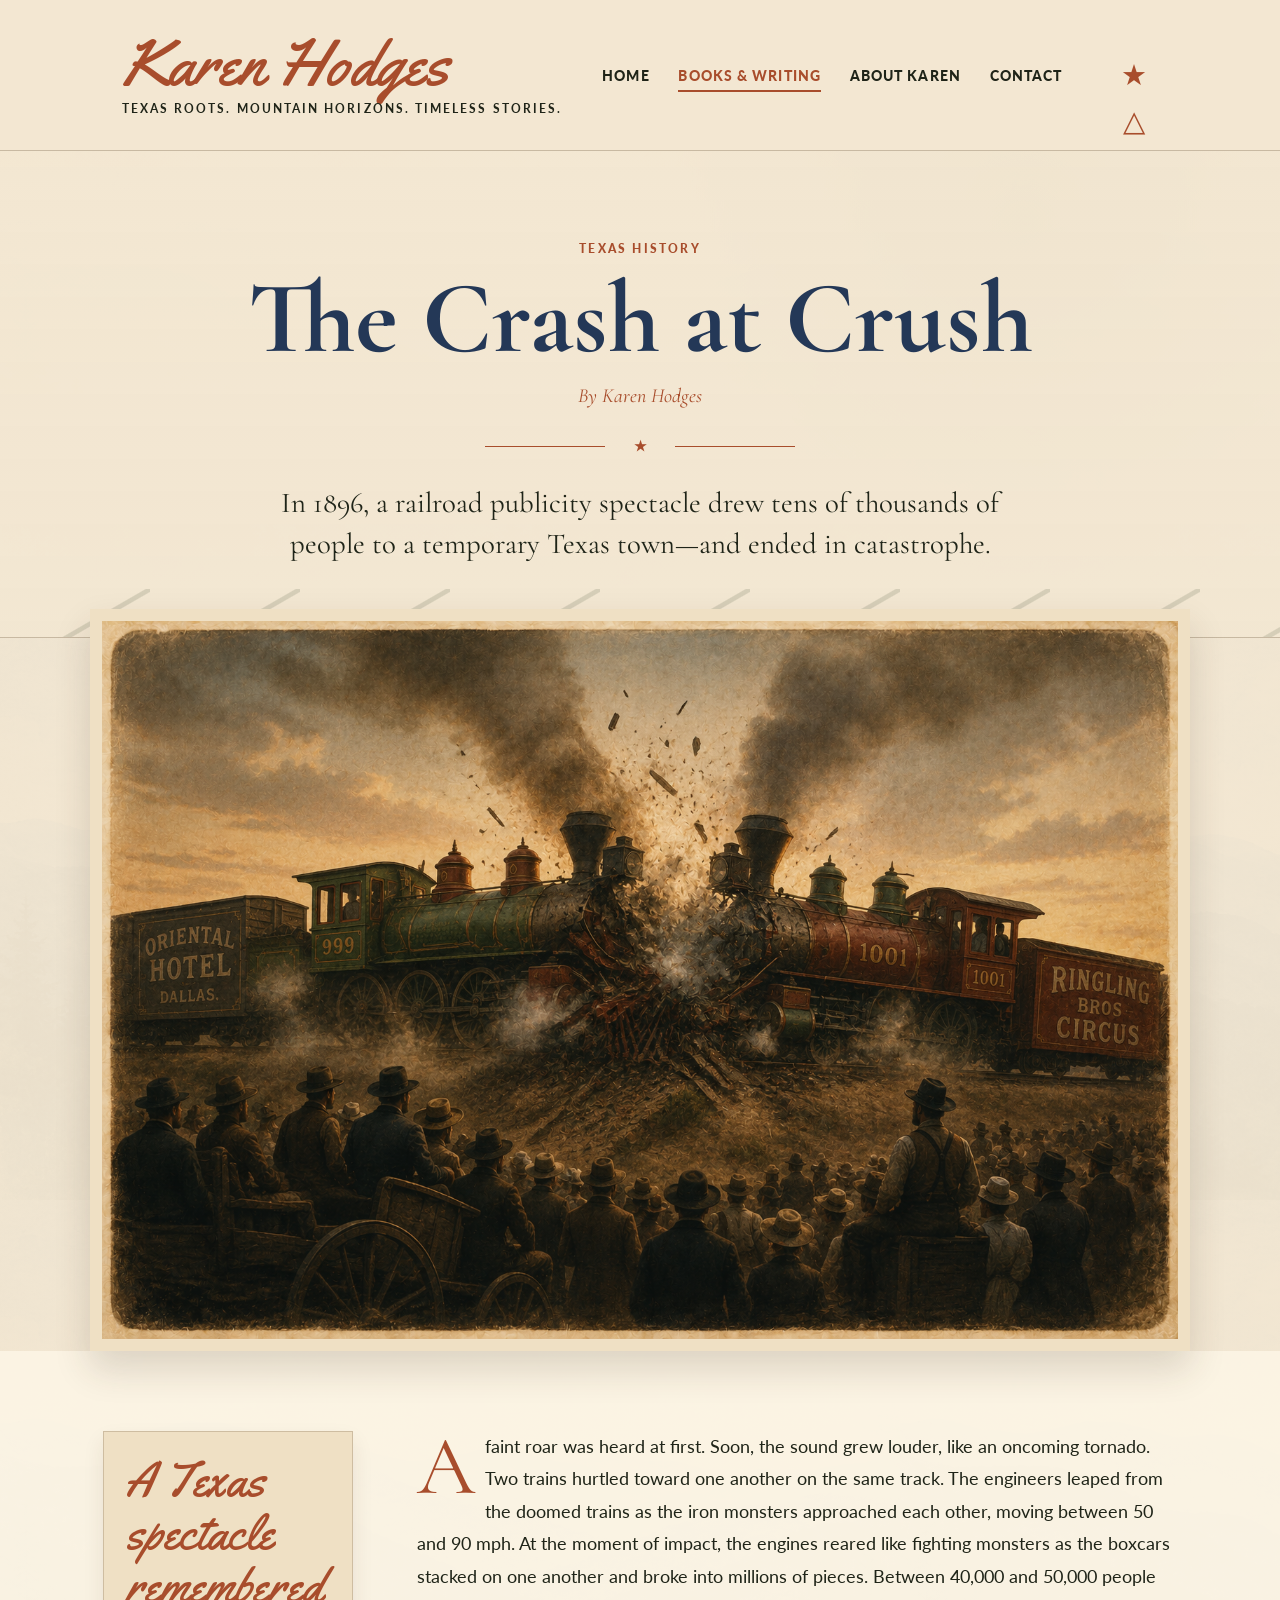
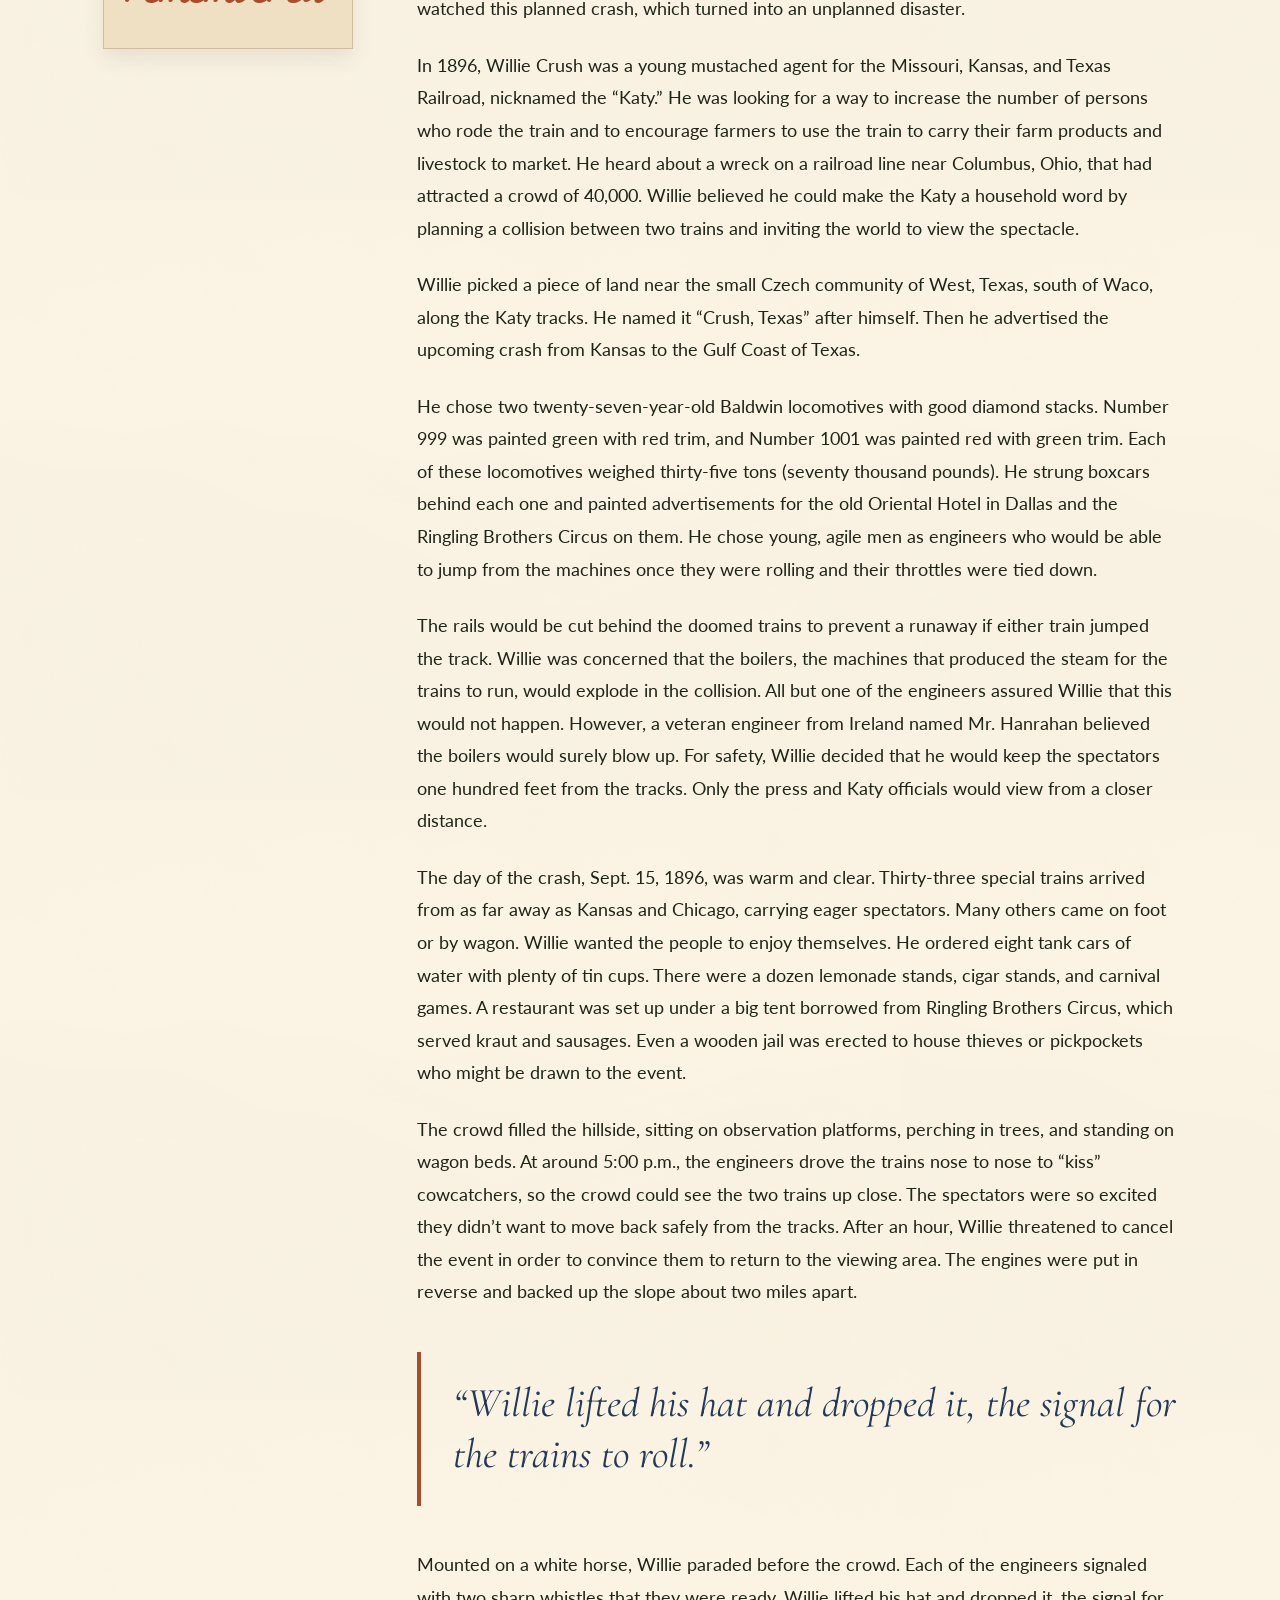
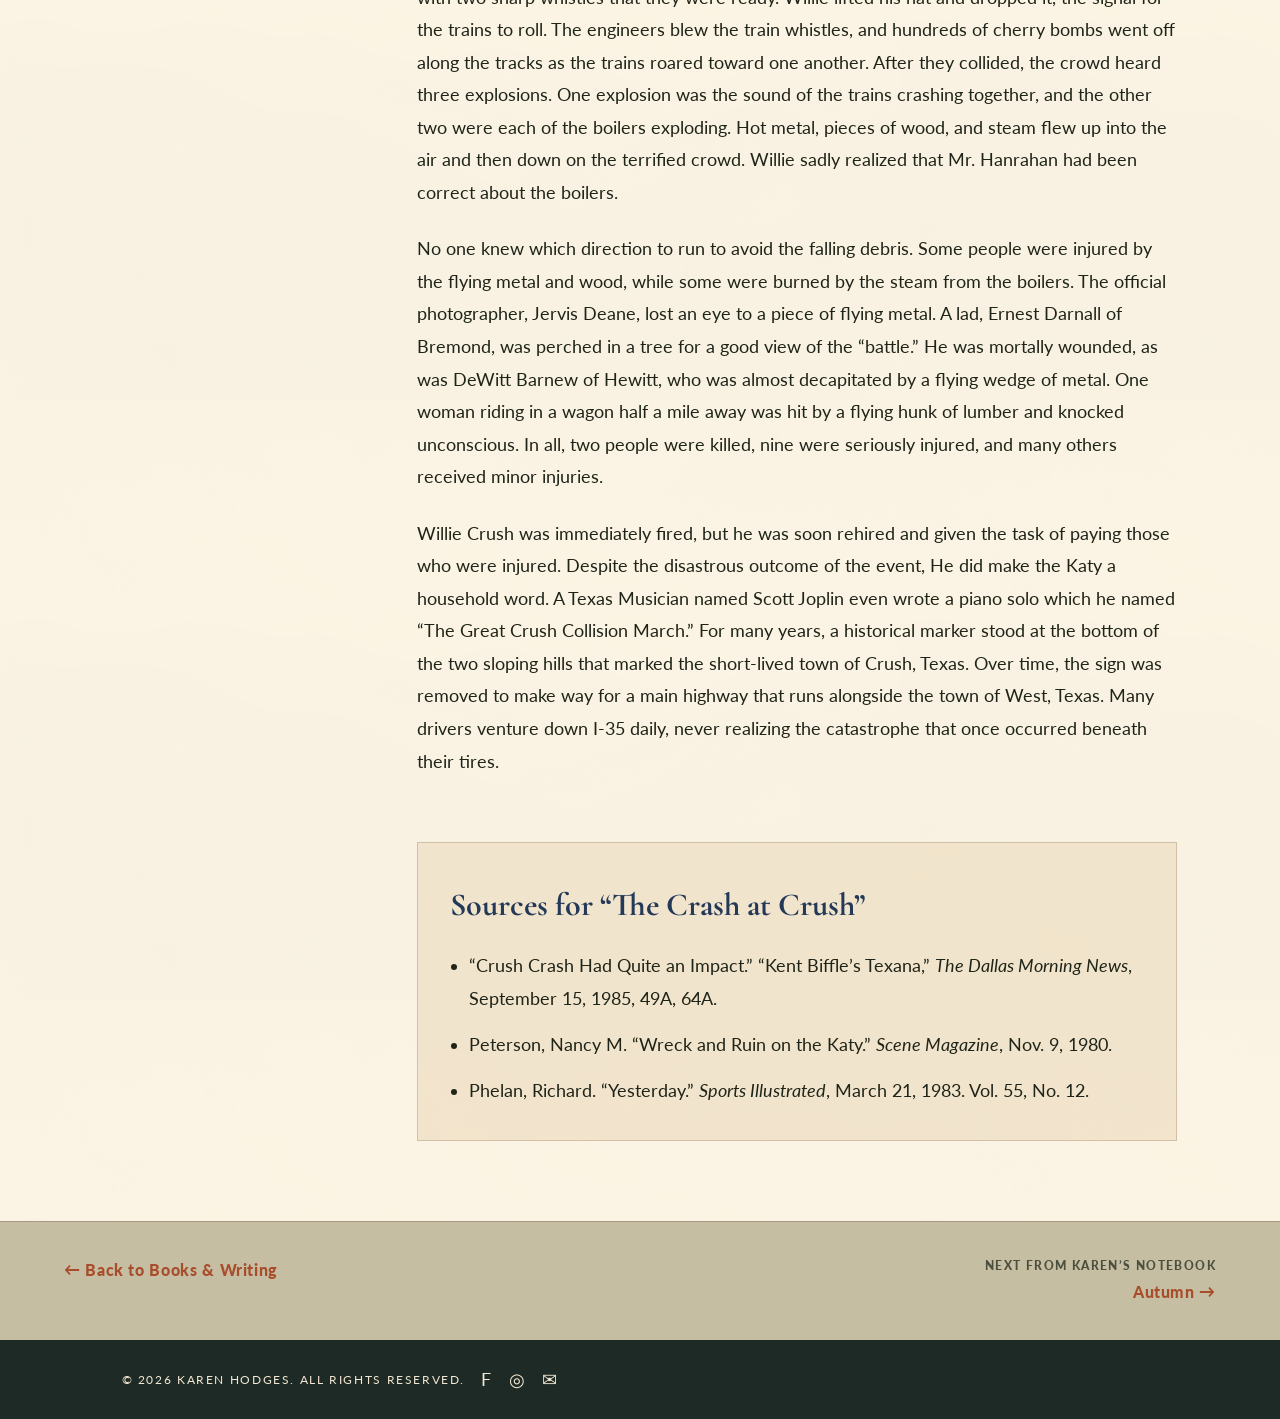
<file: Writing/crash-at-crush.html>
<!DOCTYPE html>
<html lang="en">
<head>
  <meta charset="UTF-8">
  <meta name="viewport" content="width=device-width, initial-scale=1.0">

  <title>The Crash at Crush | Karen Hodges</title>
  <meta
    name="description"
    content="Karen Hodges recounts the 1896 staged train collision at Crush, Texas, and the disaster that followed."
  >

  <link rel="stylesheet" href="../css/style.css">
  <link rel="stylesheet" href="../css/article.css">
</head>

<body class="article-page">
  <a class="skip-link" href="#main-content">Skip to main content</a>

  <header class="site-header">
    <div class="site-header__inner">
      <a class="site-brand" href="../index.html" aria-label="Karen Hodges home">
        <span class="site-brand__name">Karen Hodges</span>
        <span class="site-brand__tagline">
          Texas Roots. Mountain Horizons. Timeless Stories.
        </span>
      </a>

      <button
        class="menu-toggle"
        type="button"
        aria-expanded="false"
        aria-controls="primary-navigation"
      >
        <span class="sr-only">Open navigation menu</span>
        <span aria-hidden="true"></span>
        <span aria-hidden="true"></span>
        <span aria-hidden="true"></span>
      </button>

      <nav
        class="primary-nav"
        id="primary-navigation"
        aria-label="Primary navigation"
      >
        <ul>
          <li><a href="../index.html">Home</a></li>
          <li><a class="is-current" href="./writing.html" aria-current="page">Books &amp; Writing</a></li>
          <li><a href="../About/about.html">About Karen</a></li>
          <li><a href="../Contact/contact-index.html">Contact</a></li>
        </ul>
      </nav>

      <div class="site-mark" aria-hidden="true">
        <span class="site-mark__texas">★</span>
        <span class="site-mark__mountain">△</span>
      </div>
    </div>
  </header>

  <main id="main-content">
    <article>
      <header class="article-hero">
        <div class="article-hero__inner">
          <p class="article-kicker">Texas History</p>
          <h1>The Crash at Crush</h1>
          <p class="article-byline">By Karen Hodges</p>
          <div class="article-rule" aria-hidden="true">
            <span></span><b>★</b><span></span>
          </div>
          <p class="article-deck">
            In 1896, a railroad publicity spectacle drew tens of thousands of people to a temporary Texas town—and ended in catastrophe.
          </p>
        </div>
      </header>
      <figure class="article-featured-image">
         <img
    src="../Assets/CrashatCrush.png"
    alt="Two locomotives facing one another before the staged collision at Crush, Texas">
      </figure>

      <div class="article-layout">
        <aside class="article-side-note" aria-label="Article note">
          <p class="article-side-note__script">A Texas spectacle remembered</p>

        </aside>

        <div class="article-body">
          <p class="article-lead">
            A faint roar was heard at first. Soon, the sound grew louder, like an oncoming tornado. Two trains hurtled toward one another on the same track. The engineers leaped from the doomed trains as the iron monsters approached each other, moving between 50 and 90 mph. At the moment of impact, the engines reared like fighting monsters as the boxcars stacked on one another and broke into millions of pieces. Between 40,000 and 50,000 people watched this planned crash, which turned into an unplanned disaster.
          </p>

          <p>
            In 1896, Willie Crush was a young mustached agent for the Missouri, Kansas, and Texas Railroad, nicknamed the “Katy.” He was looking for a way to increase the number of persons who rode the train and to encourage farmers to use the train to carry their farm products and livestock to market. He heard about a wreck on a railroad line near Columbus, Ohio, that had attracted a crowd of 40,000. Willie believed he could make the Katy a household word by planning a collision between two trains and inviting the world to view the spectacle.
          </p>

          <p>
            Willie picked a piece of land near the small Czech community of West, Texas, south of Waco, along the Katy tracks. He named it “Crush, Texas” after himself. Then he advertised the upcoming crash from Kansas to the Gulf Coast of Texas.
          </p>

          <p>
            He chose two twenty-seven-year-old Baldwin locomotives with good diamond stacks. Number 999 was painted green with red trim, and Number 1001 was painted red with green trim. Each of these locomotives weighed thirty-five tons (seventy thousand pounds). He strung boxcars behind each one and painted advertisements for the old Oriental Hotel in Dallas and the Ringling Brothers Circus on them. He chose young, agile men as engineers who would be able to jump from the machines once they were rolling and their throttles were tied down.
          </p>

          <p>
            The rails would be cut behind the doomed trains to prevent a runaway if either train jumped the track. Willie was concerned that the boilers, the machines that produced the steam for the trains to run, would explode in the collision. All but one of the engineers assured Willie that this would not happen. However, a veteran engineer from Ireland named Mr. Hanrahan believed the boilers would surely blow up. For safety, Willie decided that he would keep the spectators one hundred feet from the tracks. Only the press and Katy officials would view from a closer distance.
          </p>

          <p>
            The day of the crash, Sept. 15, 1896, was warm and clear. Thirty-three special trains arrived from as far away as Kansas and Chicago, carrying eager spectators. Many others came on foot or by wagon. Willie wanted the people to enjoy themselves. He ordered eight tank cars of water with plenty of tin cups. There were a dozen lemonade stands, cigar stands, and carnival games. A restaurant was set up under a big tent borrowed from Ringling Brothers Circus, which served kraut and sausages. Even a wooden jail was erected to house thieves or pickpockets who might be drawn to the event.
          </p>

          <p>
            The crowd filled the hillside, sitting on observation platforms, perching in trees, and standing on wagon beds. At around 5:00 p.m., the engineers drove the trains nose to nose to “kiss” cowcatchers, so the crowd could see the two trains up close. The spectators were so excited they didn’t want to move back safely from the tracks. After an hour, Willie threatened to cancel the event in order to convince them to return to the viewing area. The engines were put in reverse and backed up the slope about two miles apart.
          </p>

          <blockquote class="article-pullquote">
            “Willie lifted his hat and dropped it, the signal for the trains to roll.”
          </blockquote>

          <p>
            Mounted on a white horse, Willie paraded before the crowd. Each of the engineers signaled with two sharp whistles that they were ready. Willie lifted his hat and dropped it, the signal for the trains to roll. The engineers blew the train whistles, and hundreds of cherry bombs went off along the tracks as the trains roared toward one another. After they collided, the crowd heard three explosions. One explosion was the sound of the trains crashing together, and the other two were each of the boilers exploding. Hot metal, pieces of wood, and steam flew up into the air and then down on the terrified crowd. Willie sadly realized that Mr. Hanrahan had been correct about the boilers.
          </p>

          <p>
            No one knew which direction to run to avoid the falling debris. Some people were injured by the flying metal and wood, while some were burned by the steam from the boilers. The official photographer, Jervis Deane, lost an eye to a piece of flying metal. A lad, Ernest Darnall of Bremond, was perched in a tree for a good view of the “battle.” He was mortally wounded, as was DeWitt Barnew of Hewitt, who was almost decapitated by a flying wedge of metal. One woman riding in a wagon half a mile away was hit by a flying hunk of lumber and knocked unconscious. In all, two people were killed, nine were seriously injured, and many others received minor injuries.
          </p>

          <p>
            Willie Crush was immediately fired, but he was soon rehired and given the task of paying those who were injured. Despite the disastrous outcome of the event, He did make the Katy a household word. A Texas Musician named Scott Joplin even wrote a piano solo which he named “The Great Crush Collision March.” For many years, a historical marker stood at the bottom of the two sloping hills that marked the short-lived town of Crush, Texas. Over time, the sign was removed to make way for a main highway that runs alongside the town of West, Texas. Many drivers venture down I-35 daily, never realizing the catastrophe that once occurred beneath their tires.
          </p>

          <section class="article-sources" aria-labelledby="sources-title">
            <h2 id="sources-title">Sources for “The Crash at Crush”</h2>
            <ul>
              <li>
                “Crush Crash Had Quite an Impact.” “Kent Biffle’s Texana,” <em>The Dallas Morning News</em>, September 15, 1985, 49A, 64A.
              </li>
              <li>
                Peterson, Nancy M. “Wreck and Ruin on the Katy.” <em>Scene Magazine</em>, Nov. 9, 1980.
              </li>
              <li>
                Phelan, Richard. “Yesterday.” <em>Sports Illustrated</em>, March 21, 1983. Vol. 55, No. 12.
              </li>
            </ul>
          </section>
        </div>
      </div>

      <nav class="article-navigation" aria-label="Article navigation">
        <a class="article-back" href="./writing.html">← Back to Books &amp; Writing</a>
        <div class="article-next">
          <span>Next from Karen’s notebook</span>
          <a href="./autumn.html">Autumn →</a>
        </div>
      </nav>
    </article>
  </main>

  <footer class="site-footer">
    <div class="site-footer__inner">
      <p>&copy; 2026 Karen Hodges. All rights reserved.</p>
      <nav aria-label="Social media">
        <ul class="social-links">
          <li><a href="#" aria-label="Karen Hodges on Facebook">f</a></li>
          <li><a href="#" aria-label="Karen Hodges on Instagram">◎</a></li>
          <li><a href="mailto:hello@example.com" aria-label="Email Karen Hodges">✉</a></li>
        </ul>
      </nav>
    </div>
  </footer>

  <script src="../script.js"></script>
</body>
</html>
</file>
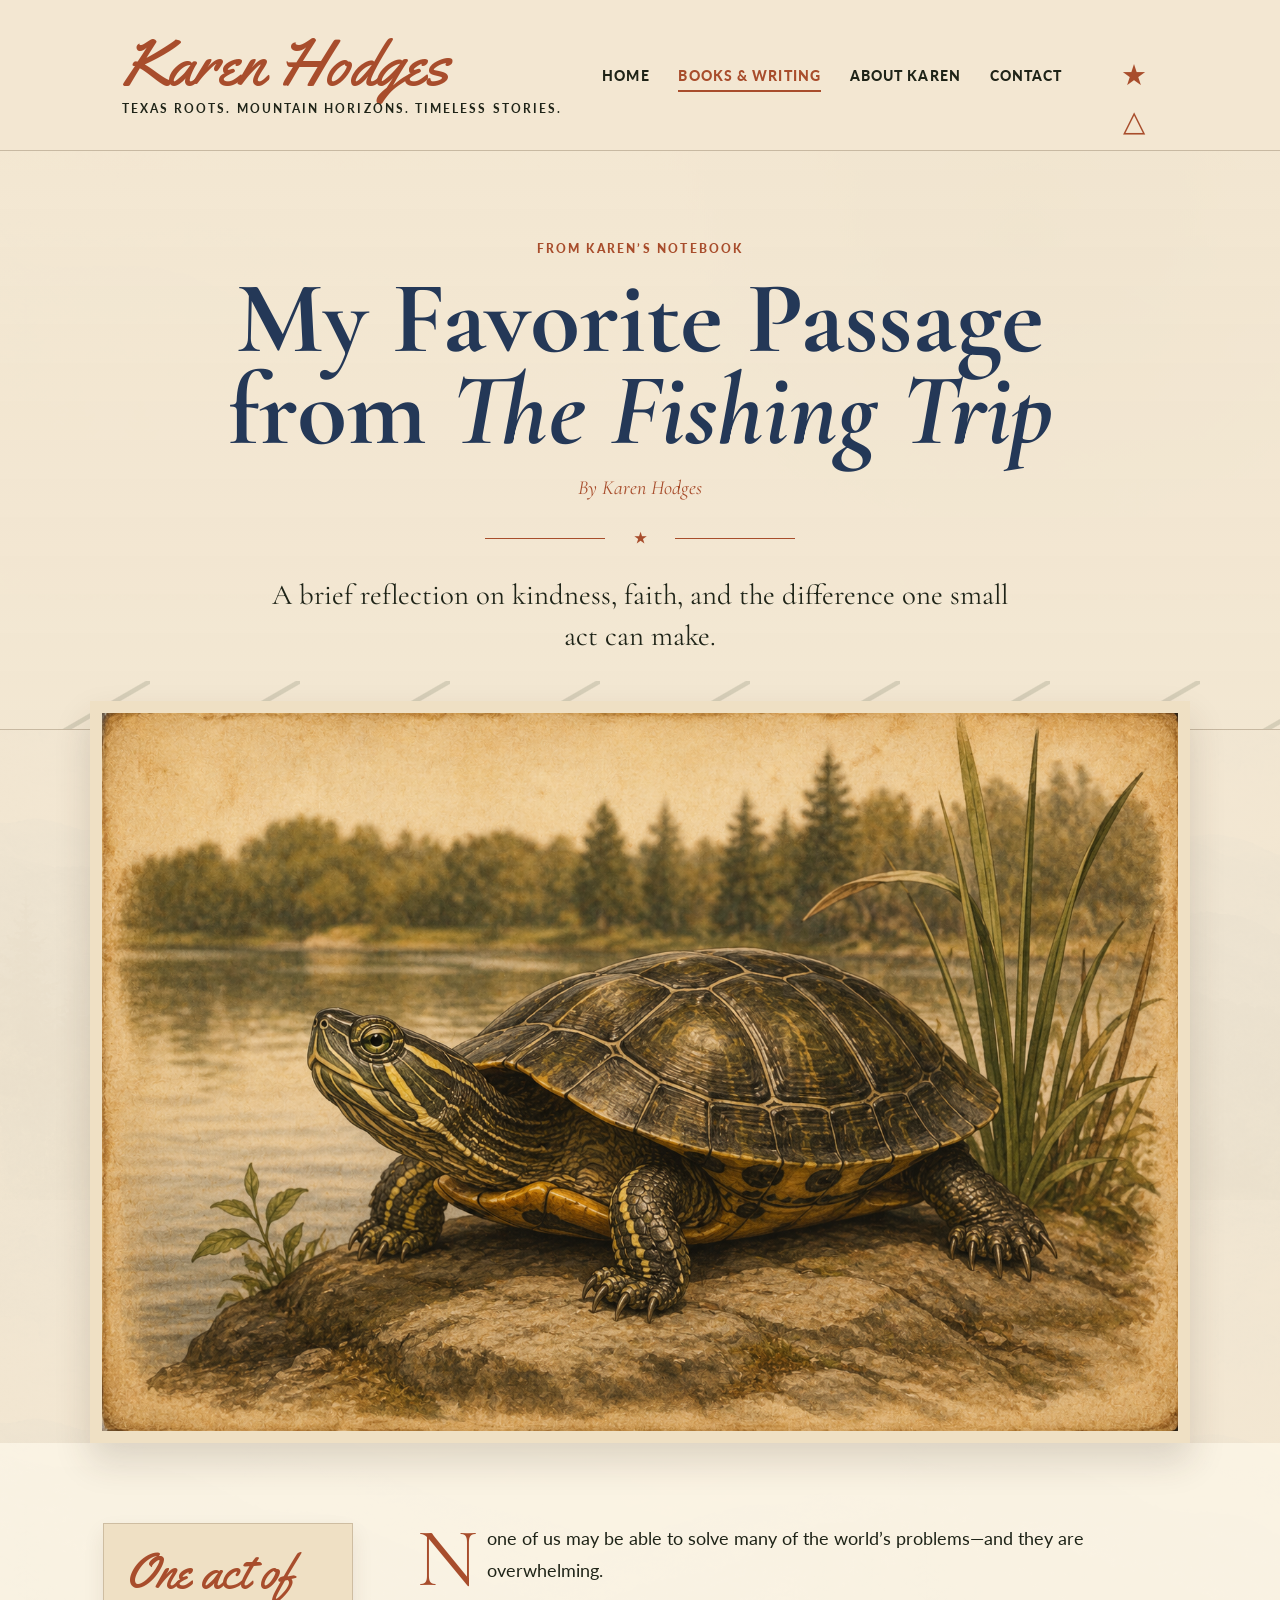
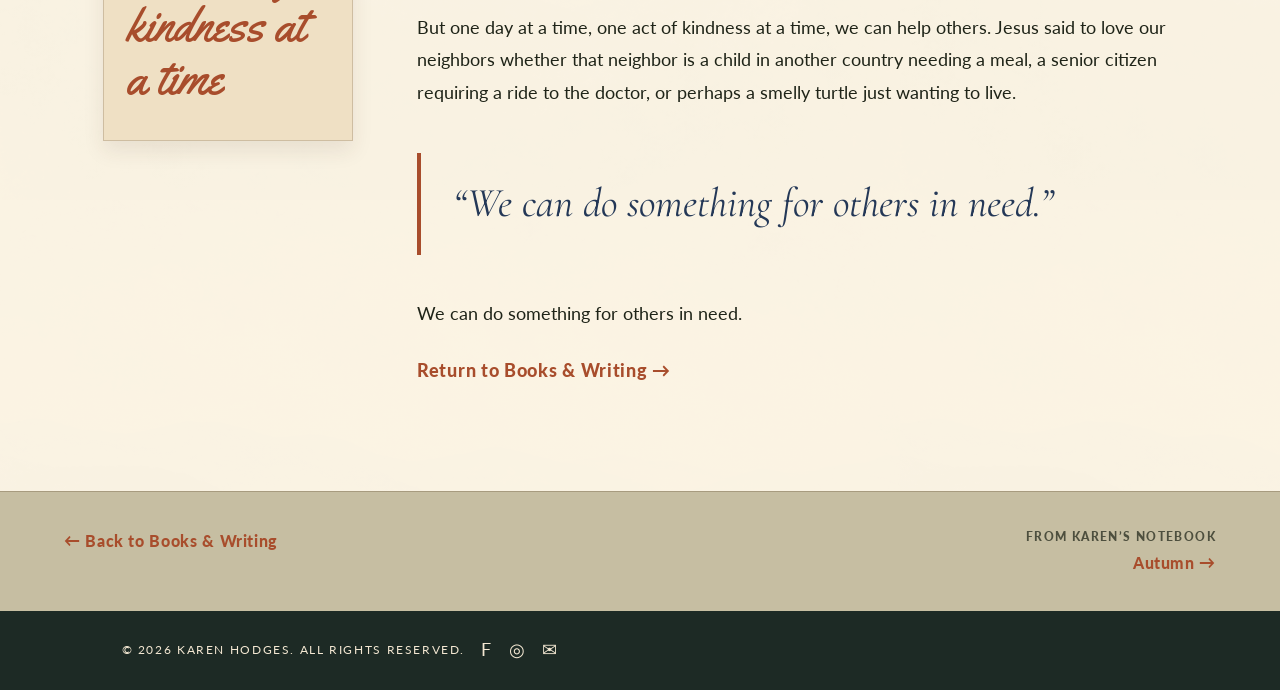
<file: Writing/my-favorite-passage-from-the-fishing-trip.html>
<!DOCTYPE html>
<html lang="en">
<head>
  <meta charset="UTF-8">
  <meta name="viewport" content="width=device-width, initial-scale=1.0">

  <title>My Favorite Passage from The Fishing Trip | Karen Hodges</title>
  <meta
    name="description"
    content="Karen Hodges shares a favorite passage from The Fishing Trip, reflecting on kindness, faith, and helping others one small act at a time."
  >

  <link rel="stylesheet" href="../css/style.css">
  <link rel="stylesheet" href="../css/article.css">
</head>

<body class="article-page">
  <a class="skip-link" href="#main-content">Skip to main content</a>

  <header class="site-header">
    <div class="site-header__inner">
      <a class="site-brand" href="../index.html" aria-label="Karen Hodges home">
        <span class="site-brand__name">Karen Hodges</span>
        <span class="site-brand__tagline">
          Texas Roots. Mountain Horizons. Timeless Stories.
        </span>
      </a>

      <button
        class="menu-toggle"
        type="button"
        aria-expanded="false"
        aria-controls="primary-navigation"
      >
        <span class="sr-only">Open navigation menu</span>
        <span aria-hidden="true"></span>
        <span aria-hidden="true"></span>
        <span aria-hidden="true"></span>
      </button>

      <nav
        class="primary-nav"
        id="primary-navigation"
        aria-label="Primary navigation"
      >
        <ul>
          <li><a href="../index.html">Home</a></li>
          <li><a class="is-current" href="./writing.html" aria-current="page">Books &amp; Writing</a></li>
          <li><a href="../About/about.html">About Karen</a></li>
          <li><a href="../Contact/contact-index.html">Contact</a></li>
        </ul>
      </nav>

      <div class="site-mark" aria-hidden="true">
        <span class="site-mark__texas">★</span>
        <span class="site-mark__mountain">△</span>
      </div>
    </div>
  </header>

  <main id="main-content">
    <article>
      <header class="article-hero">
        <div class="article-hero__inner">
          <p class="article-kicker">From Karen’s Notebook</p>
          <h1>My Favorite Passage from <em>The Fishing Trip</em></h1>
          <p class="article-byline">By Karen Hodges</p>

          <div class="article-rule" aria-hidden="true">
            <span></span><b>★</b><span></span>
          </div>

          <p class="article-deck">
            A brief reflection on kindness, faith, and the difference one small act can make.
          </p>
        </div>
      </header>

      <figure class="article-featured-image">
        <img
          src="../Assets/FishingTripTurtle.png"
          alt="A turtle resting on a rock beside a quiet pond in a warm vintage illustration"
        >
      </figure>

      <div class="article-layout">
        <aside class="article-side-note" aria-label="Article note">
          <p class="article-side-note__script">One act of kindness at a time</p>
        </aside>

        <div class="article-body">
          <p class="article-lead">
            None of us may be able to solve many of the world’s problems—and they are overwhelming.
          </p>

          <p>
            But one day at a time, one act of kindness at a time, we can help others. Jesus said to love our neighbors whether that neighbor is a child in another country needing a meal, a senior citizen requiring a ride to the doctor, or perhaps a smelly turtle just wanting to live.
          </p>

          <blockquote class="article-pullquote">
            “We can do something for others in need.”
          </blockquote>

          <p>
            We can do something for others in need.
          </p>

          <p class="article-related-link">
            <a href="./writing.html">Return to Books &amp; Writing →</a>
          </p>
        </div>
      </div>

      <nav class="article-navigation" aria-label="Article navigation">
        <a class="article-back" href="./writing.html">← Back to Books &amp; Writing</a>

        <div class="article-next">
          <span>From Karen’s notebook</span>
          <a href="./autumn.html">Autumn →</a>
        </div>
      </nav>
    </article>
  </main>

  <footer class="site-footer">
    <div class="site-footer__inner">
      <p>&copy; 2026 Karen Hodges. All rights reserved.</p>

      <nav aria-label="Social media">
        <ul class="social-links">
          <li><a href="#" aria-label="Karen Hodges on Facebook">f</a></li>
          <li><a href="#" aria-label="Karen Hodges on Instagram">◎</a></li>
          <li><a href="mailto:hello@example.com" aria-label="Email Karen Hodges">✉</a></li>
        </ul>
      </nav>
    </div>
  </footer>

  <script src="../script.js"></script>
</body>
</html>
</file>
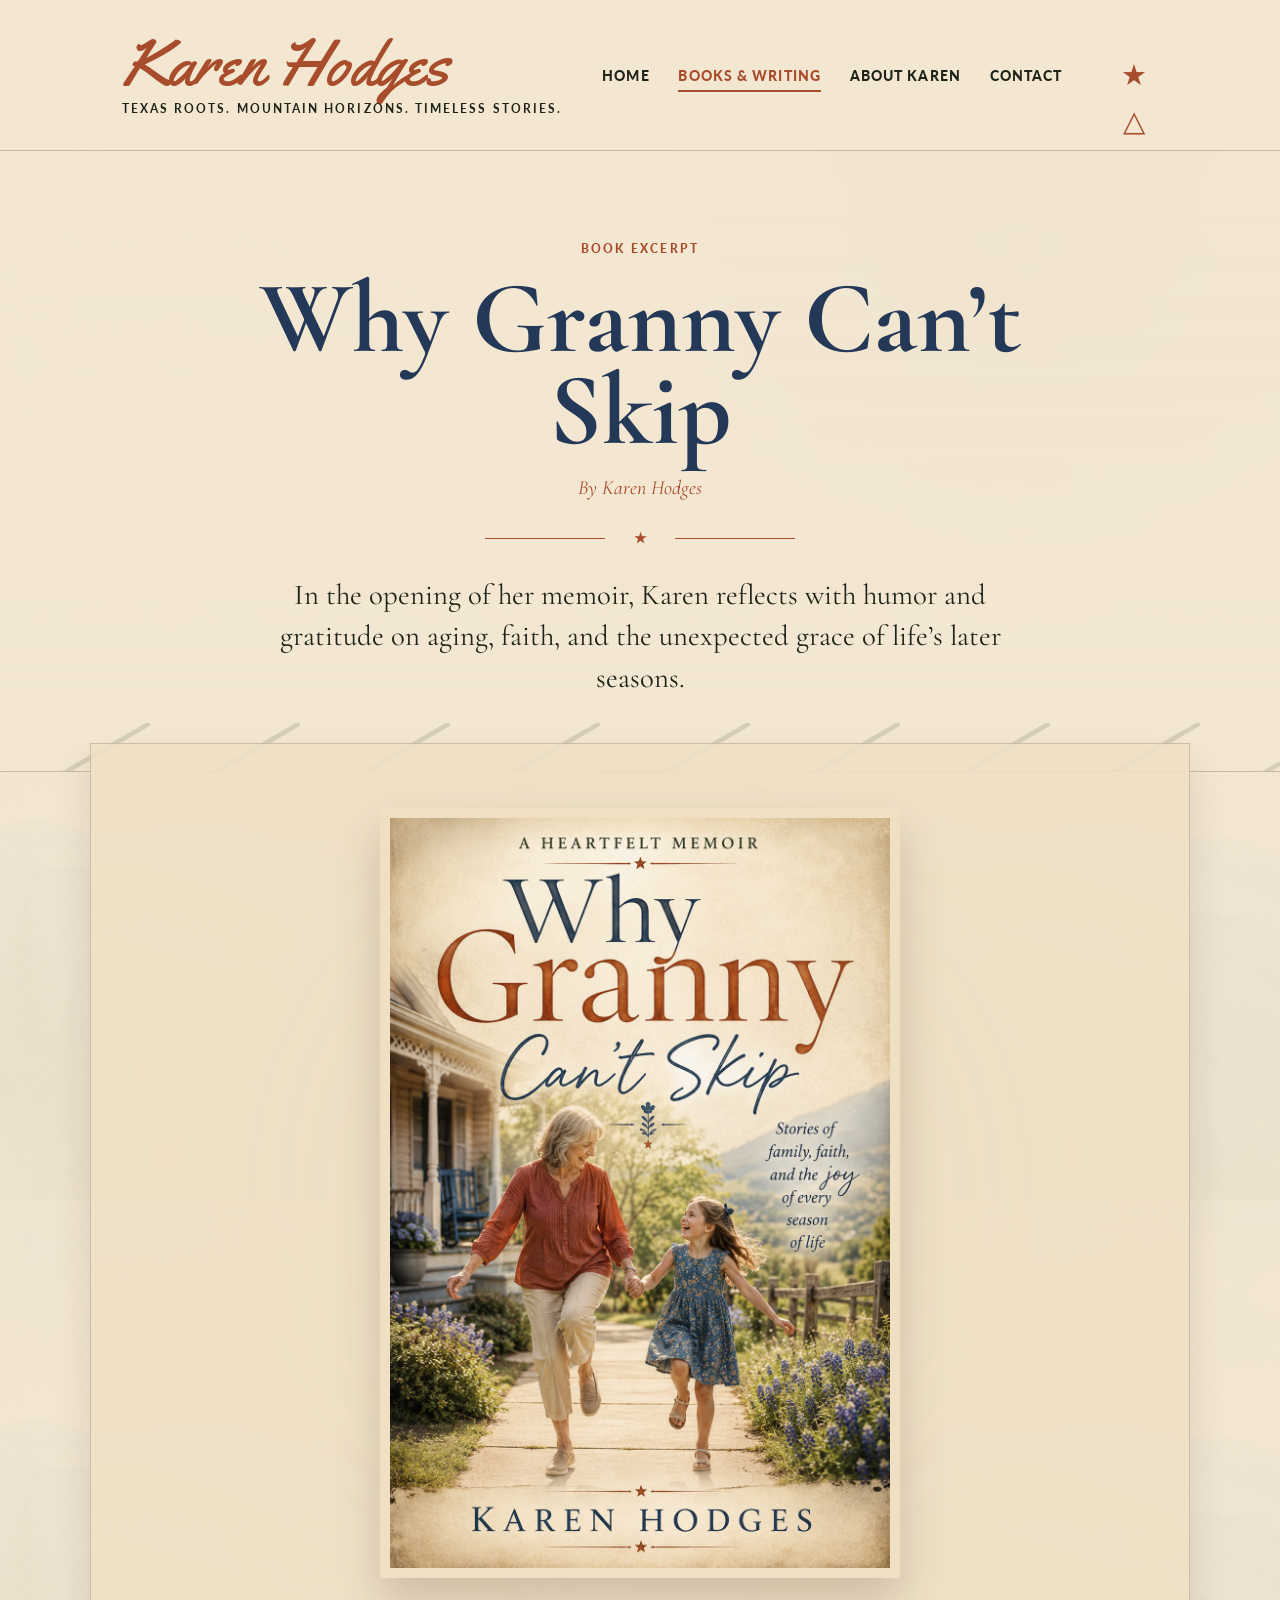
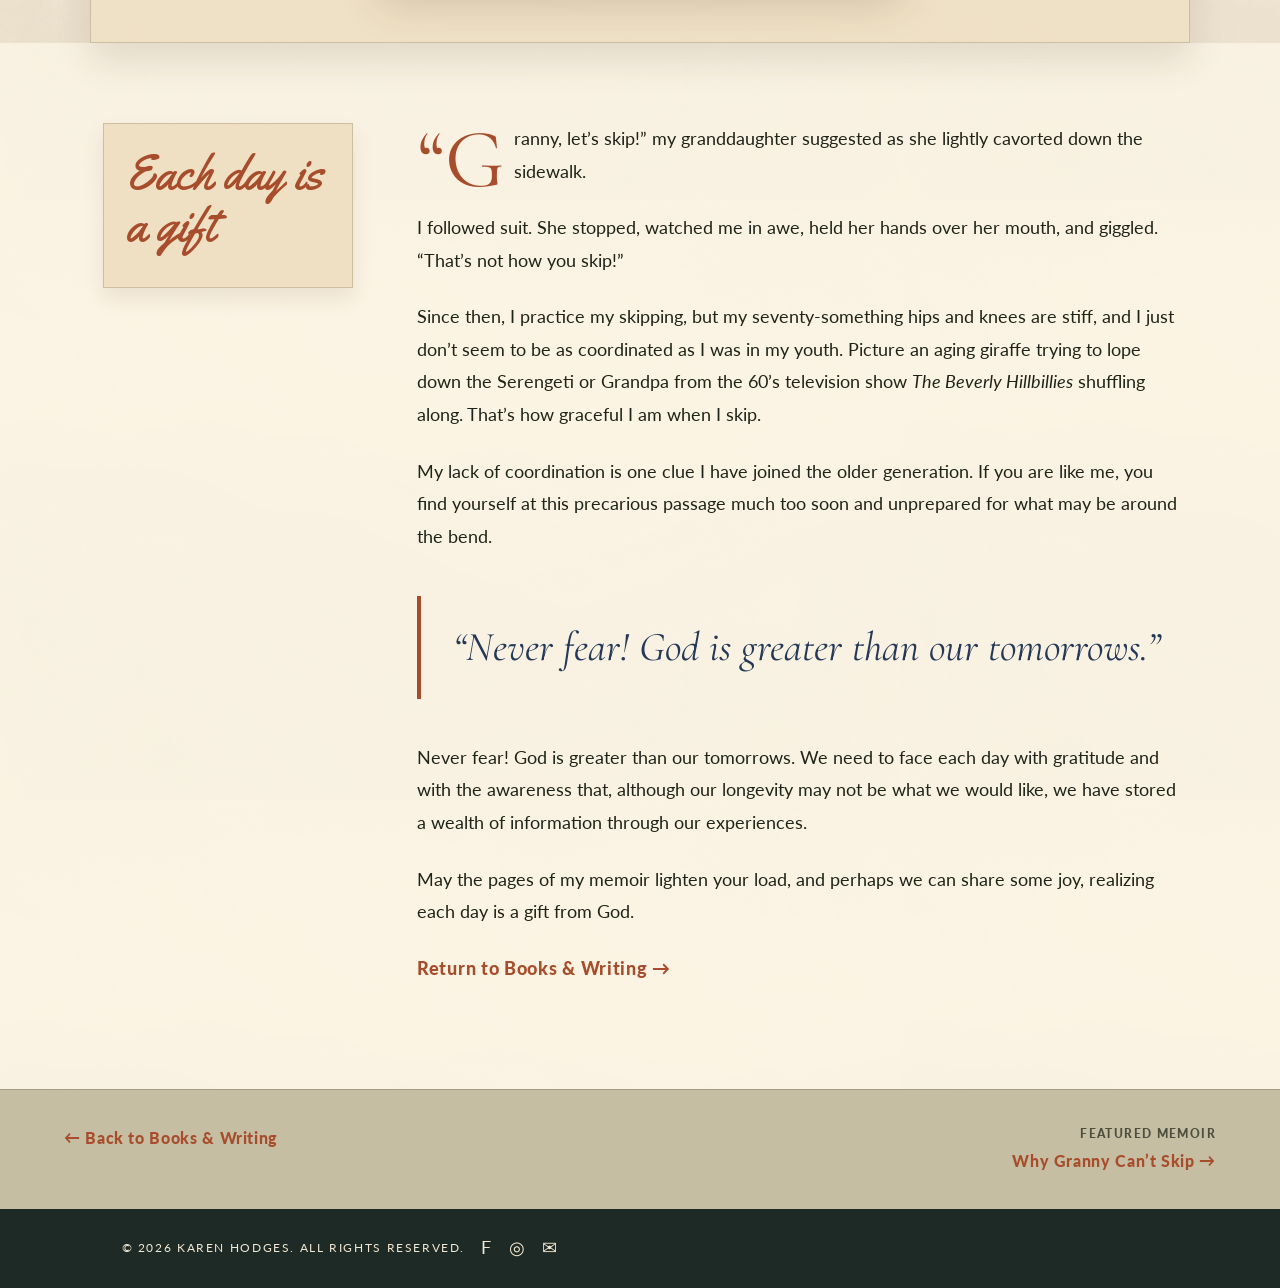
<file: Writing/why-granny-cant-skip-excerpt.html>
<!DOCTYPE html>
<html lang="en">
<head>
  <meta charset="UTF-8">
  <meta name="viewport" content="width=device-width, initial-scale=1.0">

  <title>Excerpt from Why Granny Can’t Skip | Karen Hodges</title>
  <meta
    name="description"
    content="Read the introduction to Karen Hodges’s memoir Why Granny Can’t Skip, a warm reflection on aging, gratitude, faith, and joy."
  >

  <link rel="stylesheet" href="../css/style.css">
  <link rel="stylesheet" href="../css/article.css">
</head>

<body class="article-page">
  <a class="skip-link" href="#main-content">Skip to main content</a>

  <header class="site-header">
    <div class="site-header__inner">
      <a class="site-brand" href="../index.html" aria-label="Karen Hodges home">
        <span class="site-brand__name">Karen Hodges</span>
        <span class="site-brand__tagline">
          Texas Roots. Mountain Horizons. Timeless Stories.
        </span>
      </a>

      <button
        class="menu-toggle"
        type="button"
        aria-expanded="false"
        aria-controls="primary-navigation"
      >
        <span class="sr-only">Open navigation menu</span>
        <span aria-hidden="true"></span>
        <span aria-hidden="true"></span>
        <span aria-hidden="true"></span>
      </button>

      <nav
        class="primary-nav"
        id="primary-navigation"
        aria-label="Primary navigation"
      >
        <ul>
          <li><a href="../index.html">Home</a></li>
          <li><a class="is-current" href="./writing.html" aria-current="page">Books &amp; Writing</a></li>
          <li><a href="../About/about.html">About Karen</a></li>
          <li><a href="../Contact/contact-index.html">Contact</a></li>
        </ul>
      </nav>

      <div class="site-mark" aria-hidden="true">
        <span class="site-mark__texas">★</span>
        <span class="site-mark__mountain">△</span>
      </div>
    </div>
  </header>

  <main id="main-content">
    <article>
      <header class="article-hero">
        <div class="article-hero__inner">
          <p class="article-kicker">Book Excerpt</p>
          <h1>Why Granny Can’t Skip</h1>
          <p class="article-byline">By Karen Hodges</p>

          <div class="article-rule" aria-hidden="true">
            <span></span><b>★</b><span></span>
          </div>

          <p class="article-deck">
            In the opening of her memoir, Karen reflects with humor and gratitude on aging, faith, and the unexpected grace of life’s later seasons.
          </p>
        </div>
      </header>

      <figure class="article-featured-image article-featured-image--book-cover">
        <div class="book-cover-stage">
          <img
            src="../Assets/WhyGrannyCan'tSkip.png"
            alt="Book cover for Why Granny Can’t Skip by Karen Hodges"
          >
        </div>
      </figure>

      <div class="article-layout">
        <aside class="article-side-note" aria-label="Article note">
          <p class="article-side-note__script">Each day is a gift</p>
        </aside>

        <div class="article-body">
          <p class="article-lead">
            “Granny, let’s skip!” my granddaughter suggested as she lightly cavorted down the sidewalk.
          </p>

          <p>
            I followed suit. She stopped, watched me in awe, held her hands over her mouth, and giggled. “That’s not how you skip!”
          </p>

          <p>
            Since then, I practice my skipping, but my seventy-something hips and knees are stiff, and I just don’t seem to be as coordinated as I was in my youth. Picture an aging giraffe trying to lope down the Serengeti or Grandpa from the 60’s television show <em>The Beverly Hillbillies</em> shuffling along. That’s how graceful I am when I skip.
          </p>

          <p>
            My lack of coordination is one clue I have joined the older generation. If you are like me, you find yourself at this precarious passage much too soon and unprepared for what may be around the bend.
          </p>

          <blockquote class="article-pullquote">
            “Never fear! God is greater than our tomorrows.”
          </blockquote>

          <p>
            Never fear! God is greater than our tomorrows. We need to face each day with gratitude and with the awareness that, although our longevity may not be what we would like, we have stored a wealth of information through our experiences.
          </p>

          <p>
            May the pages of my memoir lighten your load, and perhaps we can share some joy, realizing each day is a gift from God.
          </p>

          <p class="article-related-link">
            <a href="./writing.html">Return to Books &amp; Writing →</a>
          </p>
        </div>
      </div>

      <nav class="article-navigation" aria-label="Article navigation">
        <a class="article-back" href="./writing.html">← Back to Books &amp; Writing</a>

        <div class="article-next">
          <span>Featured memoir</span>
          <a href="./writing.html">Why Granny Can’t Skip →</a>
        </div>
      </nav>
    </article>
  </main>

  <footer class="site-footer">
    <div class="site-footer__inner">
      <p>&copy; 2026 Karen Hodges. All rights reserved.</p>

      <nav aria-label="Social media">
        <ul class="social-links">
          <li><a href="#" aria-label="Karen Hodges on Facebook">f</a></li>
          <li><a href="#" aria-label="Karen Hodges on Instagram">◎</a></li>
          <li><a href="mailto:hello@example.com" aria-label="Email Karen Hodges">✉</a></li>
        </ul>
      </nav>
    </div>
  </footer>

  <script src="../script.js"></script>
</body>
</html>
</file>
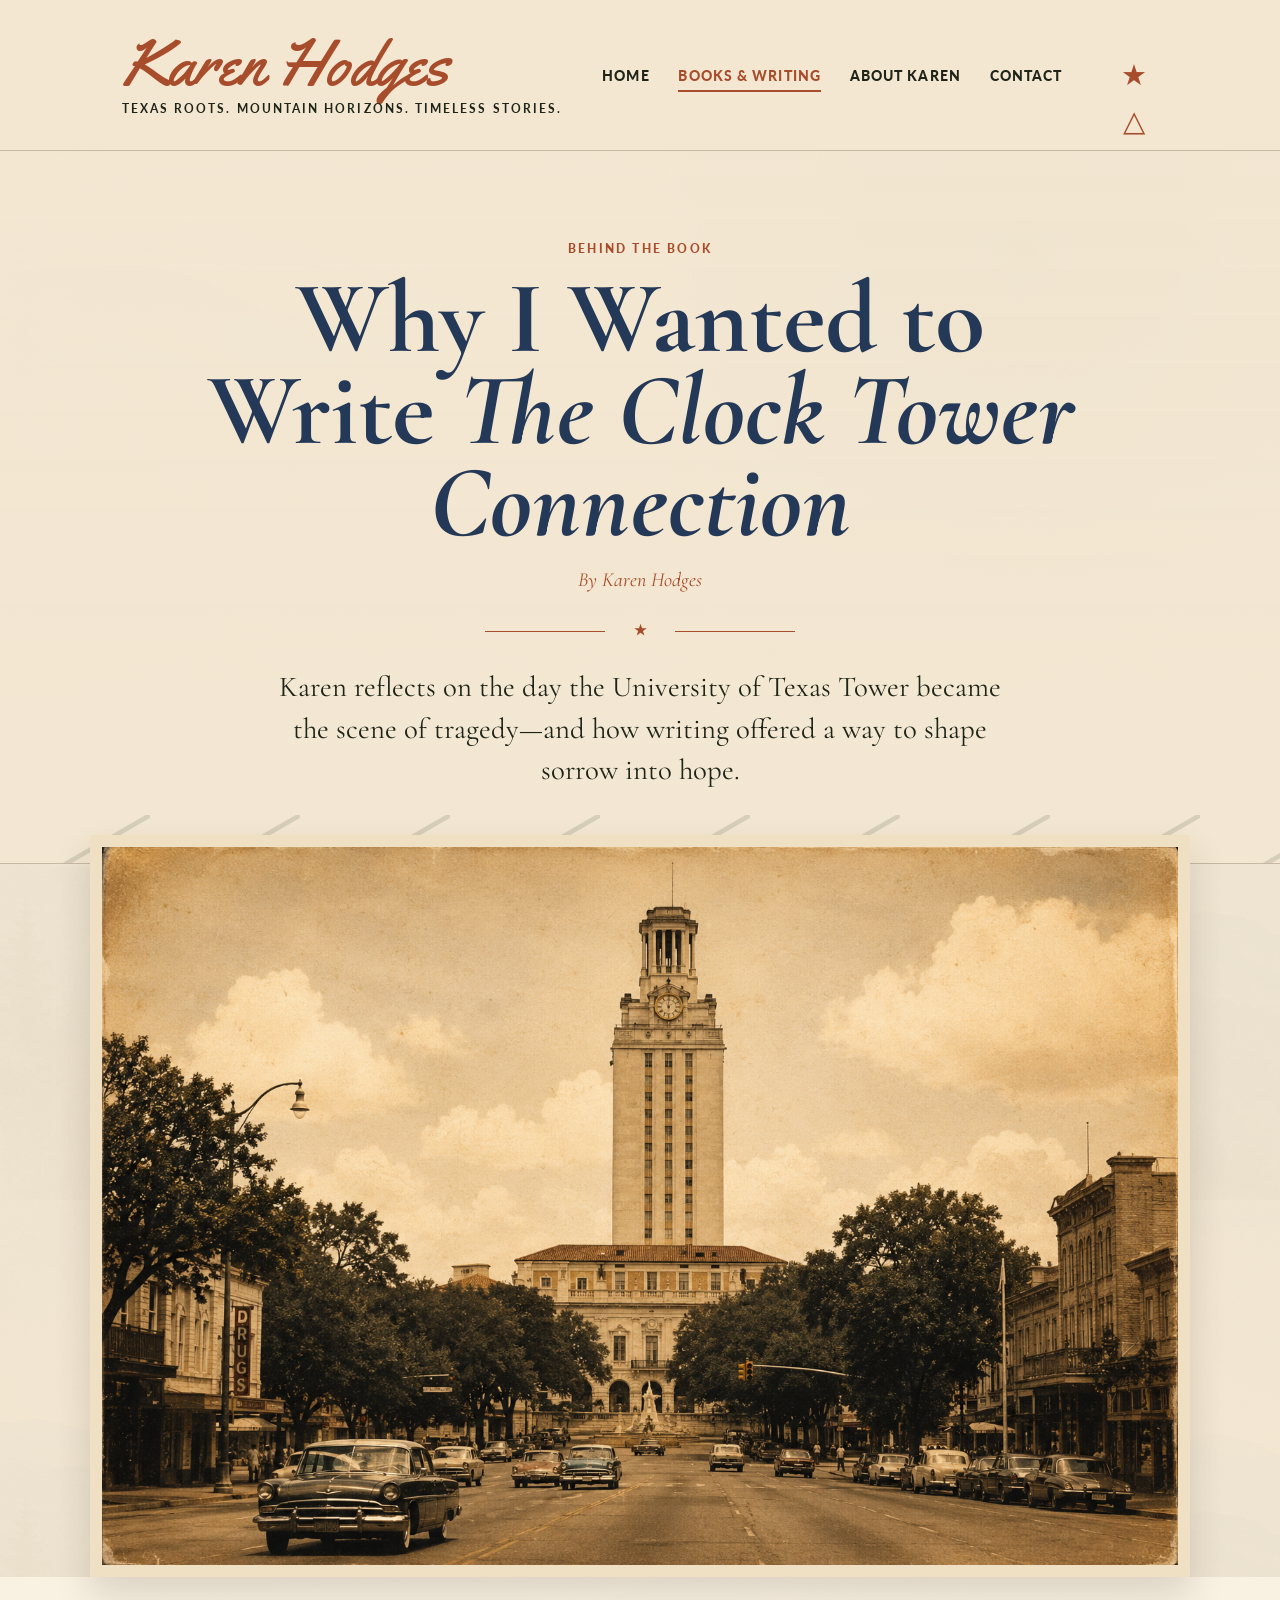
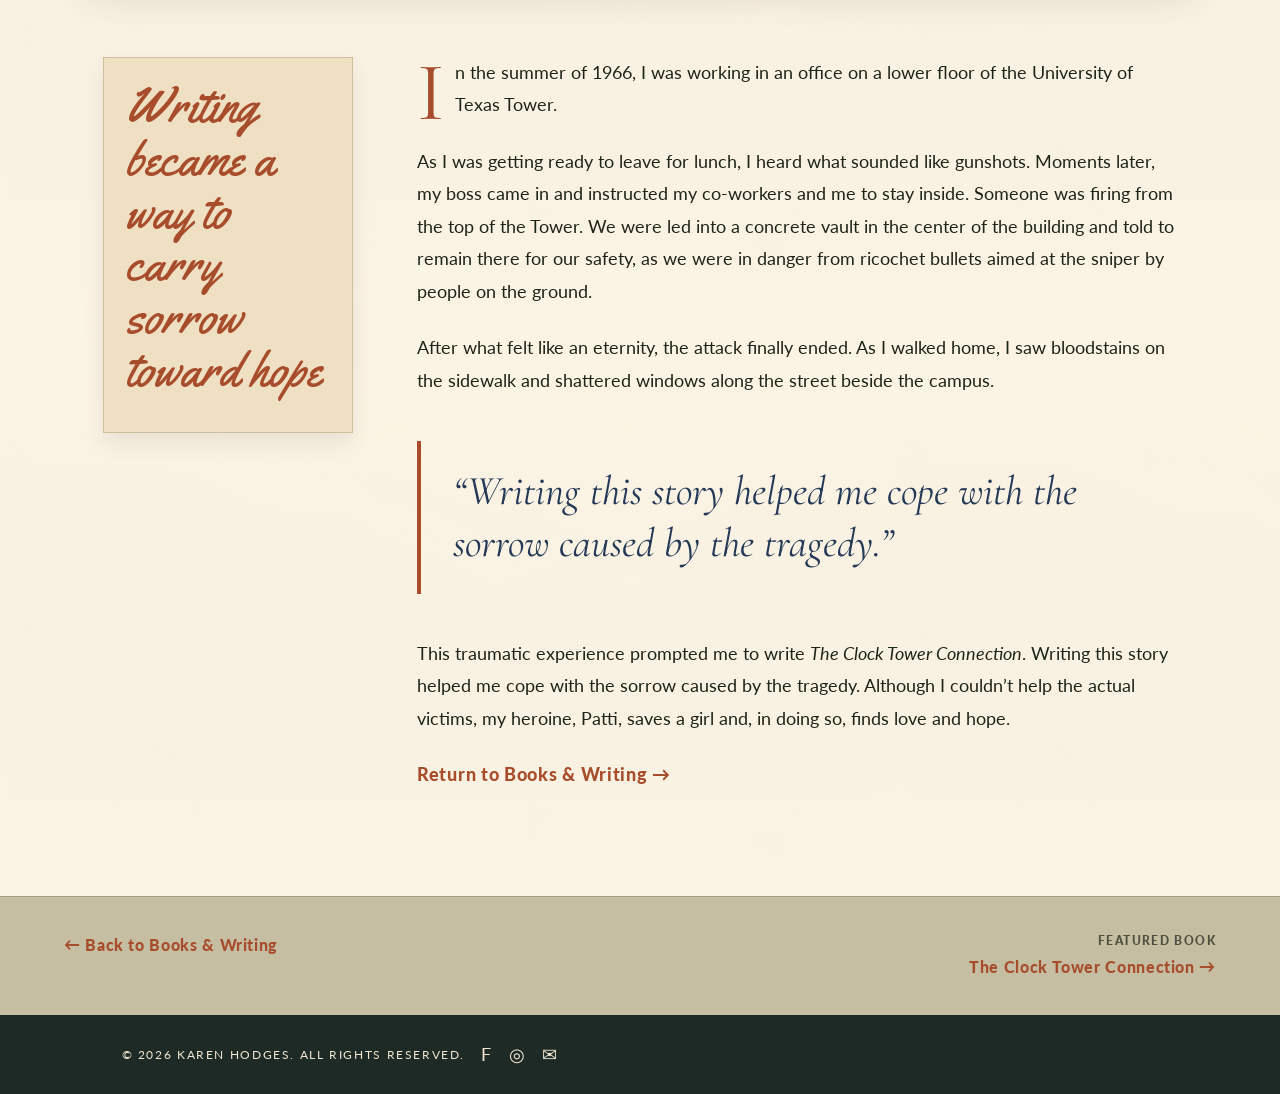
<file: Writing/why-i-wanted-to-write-the-clock-tower-connection.html>
<!DOCTYPE html>
<html lang="en">
<head>
  <meta charset="UTF-8">
  <meta name="viewport" content="width=device-width, initial-scale=1.0">

  <title>Why I Wanted to Write The Clock Tower Connection | Karen Hodges</title>
  <meta
    name="description"
    content="Karen Hodges reflects on surviving the 1966 University of Texas Tower shooting and how the experience led her to write The Clock Tower Connection."
  >

  <link rel="stylesheet" href="../css/style.css">
  <link rel="stylesheet" href="../css/article.css">
</head>

<body class="article-page">
  <a class="skip-link" href="#main-content">Skip to main content</a>

  <header class="site-header">
    <div class="site-header__inner">
      <a class="site-brand" href="../index.html" aria-label="Karen Hodges home">
        <span class="site-brand__name">Karen Hodges</span>
        <span class="site-brand__tagline">
          Texas Roots. Mountain Horizons. Timeless Stories.
        </span>
      </a>

      <button
        class="menu-toggle"
        type="button"
        aria-expanded="false"
        aria-controls="primary-navigation"
      >
        <span class="sr-only">Open navigation menu</span>
        <span aria-hidden="true"></span>
        <span aria-hidden="true"></span>
        <span aria-hidden="true"></span>
      </button>

      <nav
        class="primary-nav"
        id="primary-navigation"
        aria-label="Primary navigation"
      >
        <ul>
          <li><a href="../index.html">Home</a></li>
          <li><a class="is-current" href="./writing.html" aria-current="page">Books &amp; Writing</a></li>
          <li><a href="../About/about.html">About Karen</a></li>
          <li><a href="../Contact/contact-index.html">Contact</a></li>
        </ul>
      </nav>

      <div class="site-mark" aria-hidden="true">
        <span class="site-mark__texas">★</span>
        <span class="site-mark__mountain">△</span>
      </div>
    </div>
  </header>

  <main id="main-content">
    <article>
      <header class="article-hero">
        <div class="article-hero__inner">
          <p class="article-kicker">Behind the Book</p>
          <h1>Why I Wanted to Write <em>The Clock Tower Connection</em></h1>
          <p class="article-byline">By Karen Hodges</p>

          <div class="article-rule" aria-hidden="true">
            <span></span><b>★</b><span></span>
          </div>

          <p class="article-deck">
            Karen reflects on the day the University of Texas Tower became the scene of tragedy—and how writing offered a way to shape sorrow into hope.
          </p>
        </div>
      </header>

      <figure class="article-featured-image">
        <img
          src="../Assets/UTTowerVintage.png"
          alt="Vintage view of the University of Texas Tower rising above an Austin street lined with mid-century cars"
        >
      </figure>

      <div class="article-layout">
        <aside class="article-side-note" aria-label="Article note">
          <p class="article-side-note__script">Writing became a way to carry sorrow toward hope</p>
        </aside>

        <div class="article-body">
          <p class="article-lead">
            In the summer of 1966, I was working in an office on a lower floor of the University of Texas Tower.
          </p>

          <p>
            As I was getting ready to leave for lunch, I heard what sounded like gunshots. Moments later, my boss came in and instructed my co-workers and me to stay inside. Someone was firing from the top of the Tower. We were led into a concrete vault in the center of the building and told to remain there for our safety, as we were in danger from ricochet bullets aimed at the sniper by people on the ground.
          </p>

          <p>
            After what felt like an eternity, the attack finally ended. As I walked home, I saw bloodstains on the sidewalk and shattered windows along the street beside the campus.
          </p>

          <blockquote class="article-pullquote">
            “Writing this story helped me cope with the sorrow caused by the tragedy.”
          </blockquote>

          <p>
            This traumatic experience prompted me to write <em>The Clock Tower Connection</em>. Writing this story helped me cope with the sorrow caused by the tragedy. Although I couldn’t help the actual victims, my heroine, Patti, saves a girl and, in doing so, finds love and hope.
          </p>

          <p class="article-related-link">
            <a href="./writing.html">Return to Books &amp; Writing →</a>
          </p>
        </div>
      </div>

      <nav class="article-navigation" aria-label="Article navigation">
        <a class="article-back" href="./writing.html">← Back to Books &amp; Writing</a>

        <div class="article-next">
          <span>Featured book</span>
          <a href="./writing.html">The Clock Tower Connection →</a>
        </div>
      </nav>
    </article>
  </main>

  <footer class="site-footer">
    <div class="site-footer__inner">
      <p>&copy; 2026 Karen Hodges. All rights reserved.</p>

      <nav aria-label="Social media">
        <ul class="social-links">
          <li><a href="#" aria-label="Karen Hodges on Facebook">f</a></li>
          <li><a href="#" aria-label="Karen Hodges on Instagram">◎</a></li>
          <li><a href="mailto:hello@example.com" aria-label="Email Karen Hodges">✉</a></li>
        </ul>
      </nav>
    </div>
  </footer>

  <script src="../script.js"></script>
</body>
</html>
</file>
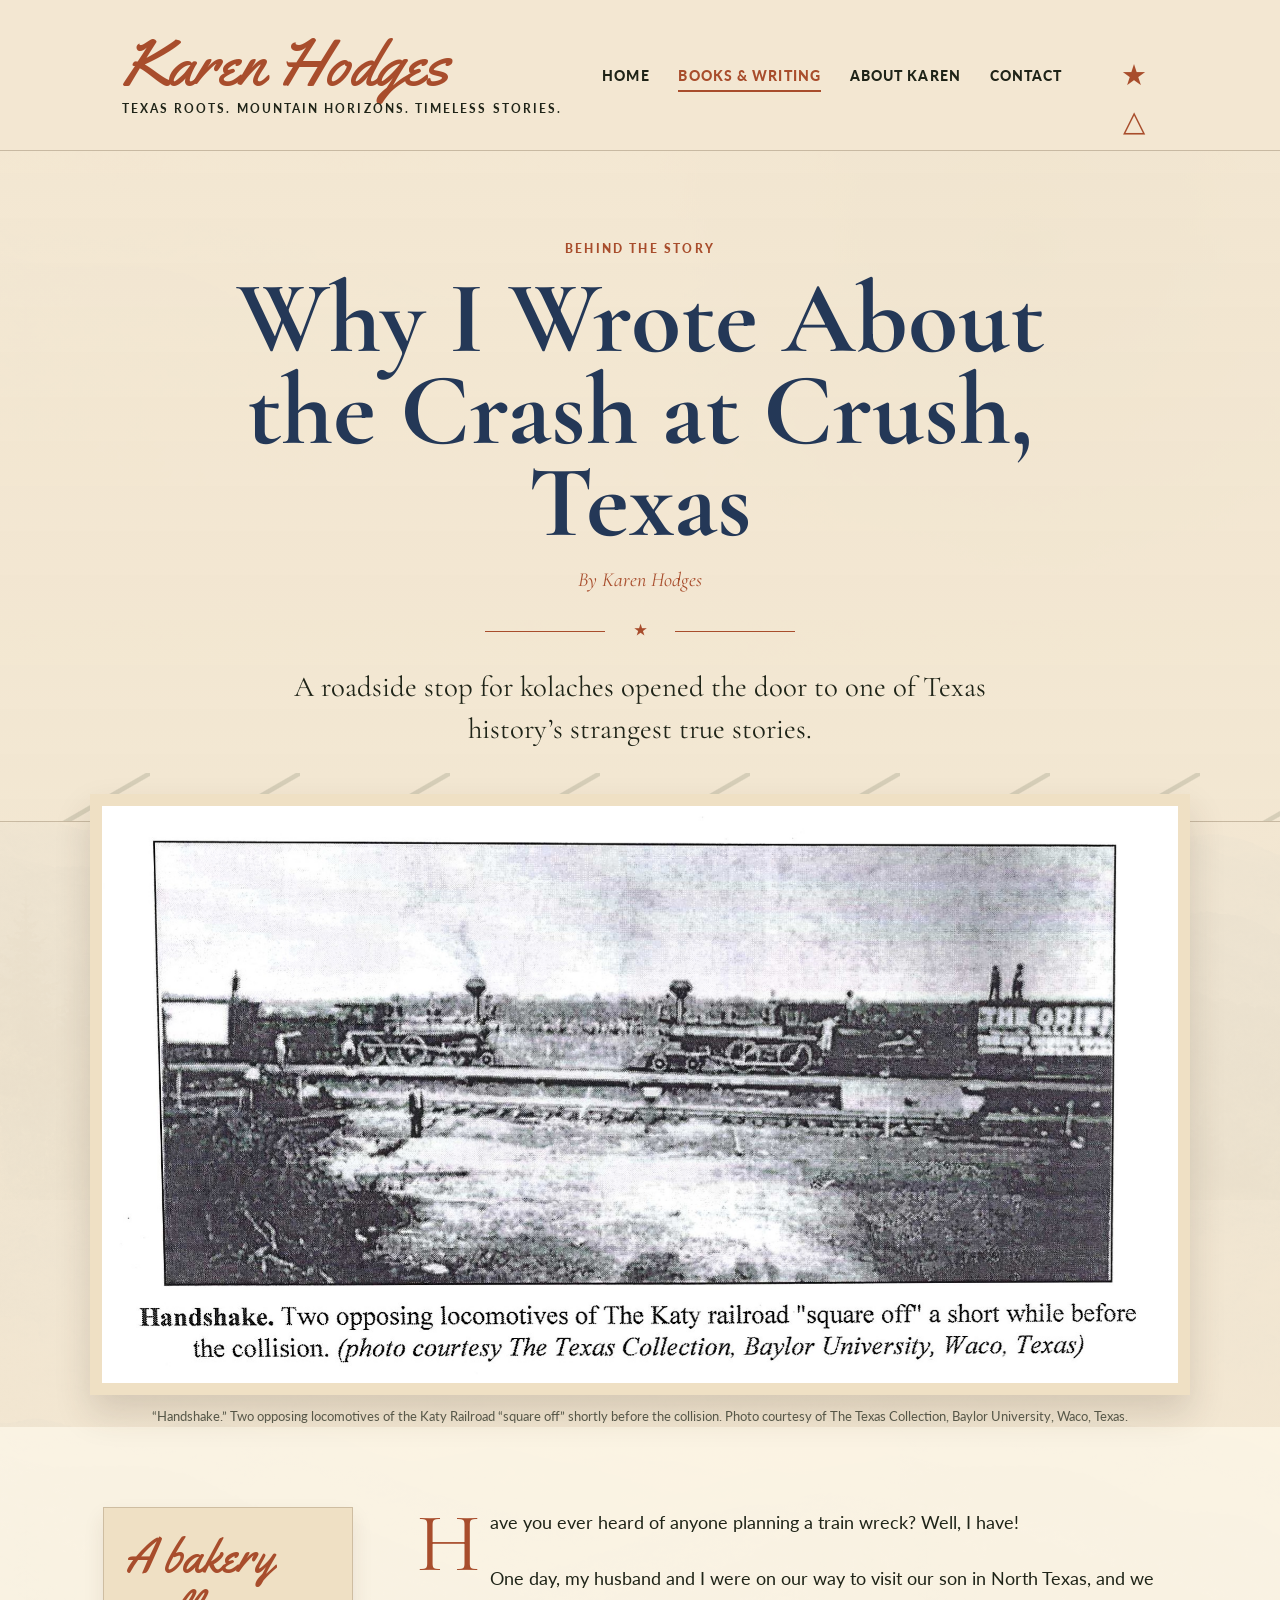
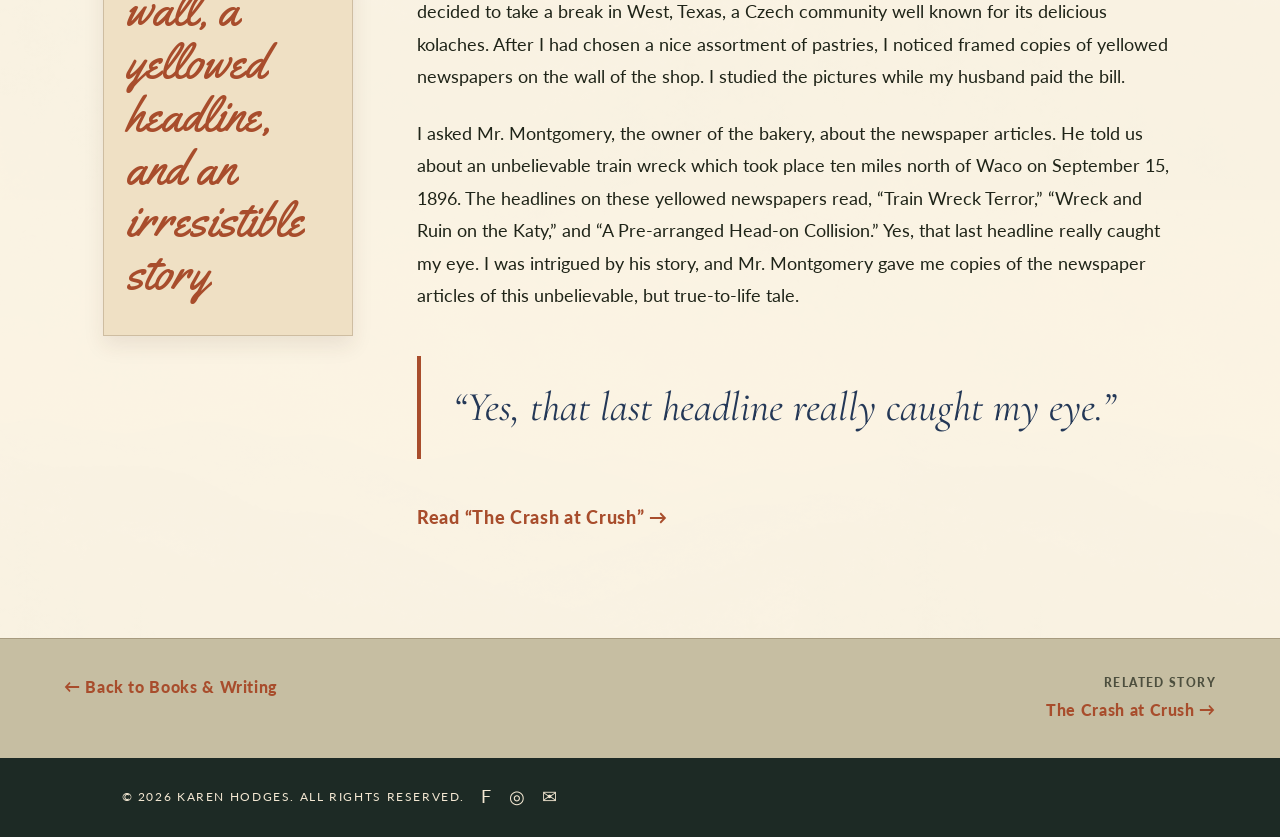
<file: Writing/why-i-wrote-about-crash-at-crush.html>
<!DOCTYPE html>
<html lang="en">
<head>
  <meta charset="UTF-8">
  <meta name="viewport" content="width=device-width, initial-scale=1.0">

  <title>Why I Wrote About the Crash at Crush, Texas | Karen Hodges</title>
  <meta
    name="description"
    content="Karen Hodges recalls how a stop for kolaches in West, Texas, led her to discover the story behind the staged train collision at Crush."
  >

  <link rel="stylesheet" href="../css/style.css">
  <link rel="stylesheet" href="../css/article.css">
</head>

<body class="article-page">
  <a class="skip-link" href="#main-content">Skip to main content</a>

  <header class="site-header">
    <div class="site-header__inner">
      <a class="site-brand" href="../index.html" aria-label="Karen Hodges home">
        <span class="site-brand__name">Karen Hodges</span>
        <span class="site-brand__tagline">
          Texas Roots. Mountain Horizons. Timeless Stories.
        </span>
      </a>

      <button
        class="menu-toggle"
        type="button"
        aria-expanded="false"
        aria-controls="primary-navigation"
      >
        <span class="sr-only">Open navigation menu</span>
        <span aria-hidden="true"></span>
        <span aria-hidden="true"></span>
        <span aria-hidden="true"></span>
      </button>

      <nav
        class="primary-nav"
        id="primary-navigation"
        aria-label="Primary navigation"
      >
        <ul>
          <li><a href="../index.html">Home</a></li>
          <li><a class="is-current" href="./writing.html" aria-current="page">Books &amp; Writing</a></li>
          <li><a href="../About/about.html">About Karen</a></li>
          <li><a href="../Contact/contact-index.html">Contact</a></li>
        </ul>
      </nav>

      <div class="site-mark" aria-hidden="true">
        <span class="site-mark__texas">★</span>
        <span class="site-mark__mountain">△</span>
      </div>
    </div>
  </header>

  <main id="main-content">
    <article>
      <header class="article-hero">
        <div class="article-hero__inner">
          <p class="article-kicker">Behind the Story</p>
          <h1>Why I Wrote About the Crash at Crush, Texas</h1>
          <p class="article-byline">By Karen Hodges</p>

          <div class="article-rule" aria-hidden="true">
            <span></span><b>★</b><span></span>
          </div>

          <p class="article-deck">
            A roadside stop for kolaches opened the door to one of Texas history’s strangest true stories.
          </p>
        </div>
      </header>

      <figure class="article-featured-image">
        <img
          src="../Assets/TrainsAtCrushBeforeCrash.png"
          alt="Two opposing Katy Railroad locomotives facing one another shortly before the staged collision at Crush, Texas"
        >
        <figcaption>
          “Handshake.” Two opposing locomotives of the Katy Railroad “square off” shortly before the collision.
          Photo courtesy of The Texas Collection, Baylor University, Waco, Texas.
        </figcaption>
      </figure>

      <div class="article-layout">
        <aside class="article-side-note" aria-label="Article note">
          <p class="article-side-note__script">A bakery wall, a yellowed headline, and an irresistible story</p>
        </aside>

        <div class="article-body">
          <p class="article-lead">
            Have you ever heard of anyone planning a train wreck? Well, I have!
          </p>

          <p>
            One day, my husband and I were on our way to visit our son in North Texas,
            and we decided to take a break in West, Texas, a Czech community well
            known for its delicious kolaches. After I had chosen a nice assortment of
            pastries, I noticed framed copies of yellowed newspapers on the wall of the
            shop. I studied the pictures while my husband paid the bill.
          </p>

          <p>
            I asked Mr. Montgomery, the owner of the bakery, about the
            newspaper articles. He told us about an unbelievable train wreck which took
            place ten miles north of Waco on September 15, 1896. The headlines on
            these yellowed newspapers read, “Train Wreck Terror,” “Wreck and Ruin
            on the Katy,” and “A Pre-arranged Head-on Collision.” Yes, that last
            headline really caught my eye. I was intrigued by his story, and Mr.
            Montgomery gave me copies of the newspaper articles of this unbelievable,
            but true-to-life tale.
          </p>

          <blockquote class="article-pullquote">
            “Yes, that last headline really caught my eye.”
          </blockquote>

          <p class="article-related-link">
            <a href="./crash-at-crush.html">Read “The Crash at Crush” →</a>
          </p>
        </div>
      </div>

      <nav class="article-navigation" aria-label="Article navigation">
        <a class="article-back" href="./writing.html">← Back to Books &amp; Writing</a>

        <div class="article-next">
          <span>Related story</span>
          <a href="./crash-at-crush.html">The Crash at Crush →</a>
        </div>
      </nav>
    </article>
  </main>

  <footer class="site-footer">
    <div class="site-footer__inner">
      <p>&copy; 2026 Karen Hodges. All rights reserved.</p>

      <nav aria-label="Social media">
        <ul class="social-links">
          <li><a href="#" aria-label="Karen Hodges on Facebook">f</a></li>
          <li><a href="#" aria-label="Karen Hodges on Instagram">◎</a></li>
          <li><a href="mailto:hello@example.com" aria-label="Email Karen Hodges">✉</a></li>
        </ul>
      </nav>
    </div>
  </footer>

  <script src="../script.js"></script>
</body>
</html>
</file>
<file: css/style.css>
@import url("https://fonts.googleapis.com/css2?family=Cormorant+Garamond:wght@600;700&family=Lato:wght@400;700;900&family=Yellowtail&display=swap");

:root {
  --cream: #f3e7d2;
  --paper: #efe0c4;
  --ink: #1f2418;
  --rust: #a84d2c;
  --green: #3f4a2e;
  --sage: #c6bea2;
  --blue: #243857;
  --line: rgba(88, 65, 39, 0.28);
}

* {
  box-sizing: border-box;
}

body {
  margin: 0;
  font-family: "Lato", sans-serif;
  color: var(--ink);
  background: var(--cream);
  line-height: 1.6;
}

img {
  max-width: 100%;
  display: block;
}

a {
  color: inherit;
}

.site-header {
  display: flex;
  justify-content: space-between;
  align-items: center;
  gap: 2rem;
  padding: 1rem 5%;
  background: var(--cream);
  border-bottom: 1px solid var(--line);
}

.logo {
  font-family: "Yellowtail", cursive;
  font-size: clamp(2.6rem, 5vw, 4.5rem);
  color: var(--rust);
  text-decoration: none;
  line-height: 1;
}

.brand p {
  margin: 0.2rem 0 0;
  font-size: 0.78rem;
  text-transform: uppercase;
  letter-spacing: 0.18em;
  font-weight: 700;
}

.main-nav {
  display: flex;
  gap: 1.8rem;
  align-items: center;
}

.main-nav a {
  text-decoration: none;
  text-transform: uppercase;
  font-size: 0.86rem;
  font-weight: 900;
  letter-spacing: 0.08em;
  padding-bottom: 0.35rem;
}

.main-nav a:hover,
.main-nav .active {
  color: var(--rust);
  border-bottom: 2px solid var(--rust);
}

.header-mark {
  display: flex;
  align-items: center;
  gap: 0.35rem;
  color: var(--rust);
  font-size: 1.7rem;
}

/* Hero */

.hero {
  display: grid;
  grid-template-columns: 0.85fr 1.35fr;
  align-items: center;
  min-height: 520px;
  padding: 3rem 5%;
  background:
    linear-gradient(90deg, rgba(243, 231, 210, 0.98), rgba(243, 231, 210, 0.35)),
    url("../Assets/UTTowerintheMountains.png");
  background-size: cover;
  background-position: center;
  border-bottom: 1px solid var(--line);
  overflow: hidden;
}

.hero-text {
  max-width: 560px;
  position: relative;
  z-index: 2;
}

.hero h1 {
  margin: 0 0 1.1rem;
  font-family: "Cormorant Garamond", serif;
  font-size: clamp(3rem, 5.3vw, 5.4rem);
  line-height: 0.95;
  color: var(--blue);
}

.hero h1::after {
  content: "★";
  display: block;
  width: 260px;
  margin-top: 1rem;
  color: var(--rust);
  font-size: 1rem;
  letter-spacing: 1.8rem;
  border-top: 2px solid var(--rust);
}

.hero p {
  max-width: 480px;
  font-size: 1.1rem;
  font-weight: 700;
}

.btn {
  display: inline-block;
  padding: 0.8rem 1.45rem;
  border: 0;
  border-radius: 4px;
  text-decoration: none;
  text-transform: uppercase;
  letter-spacing: 0.12em;
  font-size: 0.82rem;
  font-weight: 900;
  color: #fff;
  cursor: pointer;
  box-shadow: 0 5px 12px rgba(0, 0, 0, 0.16);
}

.btn-rust {
  background: var(--rust);
}

.btn-green {
  background: var(--green);
}

.btn:hover,
.btn:focus-visible {
  transform: translateY(-2px);
  box-shadow: 0 8px 16px rgba(0, 0, 0, 0.2);
}

.btn:focus-visible,
.main-nav a:focus-visible,
.footer-links a:focus-visible {
  outline: 3px solid rgba(36, 56, 87, 0.35);
  outline-offset: 3px;
}

.hero-art {
  position: relative;
  min-height: 420px;
}

.hero-main-img {
  height: 100%;
  object-fit: cover;
  border-radius: 2px;
  opacity: 0.88;
  box-shadow: 0 14px 32px rgba(0, 0, 0, 0.22);
}

.photo-card {
  position: absolute;
  width: 33%;
  border: 8px solid #ead8b8;
  background: #ead8b8;
  box-shadow: 0 16px 26px rgba(0, 0, 0, 0.28);
}

.austin-card {
  right: 8%;
  top: 35%;
  transform: rotate(4deg);
}

.mountain-card {
  right: -2%;
  bottom: -5%;
  transform: rotate(-5deg);
}


/* Storytelling background strip */

.storytelling-strip {
  display: grid;
  grid-template-columns: minmax(0, 1.35fr) minmax(280px, 0.65fr);
  align-items: center;
  gap: 2rem;
  padding: 1rem 5%;
  background: rgba(255, 249, 236, 0.82);
  border-top: 1px solid var(--line);
  border-bottom: 1px solid var(--line);
}

.storytelling-intro {
  display: grid;
  grid-template-columns: 58px 1fr;
  align-items: center;
  gap: 1rem;
  min-width: 0;
}

.storytelling-intro p {
  margin: 0;
  font-family: "Cormorant Garamond", serif;
  font-size: 1.18rem;
  line-height: 1.45;
  color: var(--ink);
}

.storytelling-icon {
  display: grid;
  place-items: center;
  width: 52px;
  height: 52px;
  color: var(--blue);
}

.storytelling-icon svg {
  width: 100%;
  height: auto;
}

.storytelling-quote {
  margin: 0;
  padding-left: 2rem;
  border-left: 1px dotted rgba(168, 77, 44, 0.55);
  font-family: "Yellowtail", cursive;
  font-size: clamp(1.8rem, 3vw, 2.65rem);
  line-height: 1.1;
  color: var(--blue);
  text-align: center;
}

/* Books */

.books-section {
  padding: 1.4rem 5% 1.8rem;
  background: rgba(255, 249, 236, 0.7);
}

.section-title {
  display: grid;
  grid-template-columns: 1fr auto 1fr;
  gap: 1rem;
  align-items: center;
  margin-bottom: 1.3rem;
}

.section-title span {
  height: 1px;
  background: var(--line);
}

.section-title h2 {
  margin: 0;
  font-family: "Yellowtail", cursive;
  font-size: clamp(1.9rem, 3vw, 2.8rem);
  font-weight: 400;
  color: var(--blue);
  text-align: center;
}

.books-grid {
  display: grid;
  grid-template-columns: 1fr auto 1fr;
  gap: 3rem;
  align-items: center;
}

.book-card {
  display: grid;
  grid-template-columns: 190px 1fr;
  gap: 2rem;
  align-items: center;
}

.book-cover {
  width: 190px;
  box-shadow: 0 18px 28px rgba(0, 0, 0, 0.3);
}

.book-copy h3,
.about-card h2,
.contact-card h2 {
  margin: 0;
  font-family: "Cormorant Garamond", serif;
  font-size: 2rem;
  line-height: 1;
  color: var(--rust);
  text-transform: uppercase;
}

.subtitle {
  margin: 0.4rem 0 0.7rem;
  text-transform: uppercase;
  letter-spacing: 0.12em;
  font-size: 0.82rem;
  font-weight: 900;
  color: var(--blue);
}

.center-star {
  min-height: 180px;
  display: grid;
  place-items: center;
  color: var(--rust);
  font-size: 2rem;
  border-left: 1px dotted var(--rust);
}

/* Lower panel */

.lower-panel {
  display: grid;
  grid-template-columns: minmax(0, 1.45fr) minmax(170px, 0.52fr) minmax(280px, 0.9fr);
  gap: 2.5rem;
  align-items: center;
  padding: 1.8rem 5% 2rem;
  background:
    linear-gradient(rgba(198, 190, 162, 0.82), rgba(198, 190, 162, 0.82)),
    url("../Assets/blue-ridge-texture.png");
  background-size: cover;
  background-position: center;
  border-top: 1px solid var(--line);
}

.about-card {
  display: grid;
  grid-template-columns: 230px 1fr;
  gap: 1.7rem;
  align-items: center;
}

.about-card img {
  border: 8px solid #ead8b8;
  transform: rotate(-4deg);
  box-shadow: 0 14px 24px rgba(0, 0, 0, 0.24);
}

/* Decorative bookmark between About and Contact */

.bookmark-feature {
  position: relative;
  align-self: stretch;
  display: grid;
  place-items: center;
  margin: -0.7rem 0;
  padding: 0.35rem;
}

.bookmark-feature::before {
  content: "";
  position: absolute;
  inset: 7% 12%;
  border-radius: 10px;
  background: rgba(243, 231, 210, 0.42);
  box-shadow: 0 16px 30px rgba(46, 35, 24, 0.14);
  transform: rotate(1.5deg);
}

.bookmark-feature img {
  position: relative;
  z-index: 1;
  width: min(100%, 210px);
  max-height: 440px;
  object-fit: contain;
  filter: drop-shadow(0 14px 18px rgba(0, 0, 0, 0.2));
  transform: rotate(-1.5deg);
}

.contact-card {
  padding-left: 2.2rem;
  border-left: 1px dotted rgba(80, 63, 42, 0.55);
}

.contact-card form {
  display: grid;
  grid-template-columns: minmax(0, 1fr) auto;
  gap: 0.7rem;
  margin-top: 1rem;
}

.contact-card input {
  width: 100%;
  padding: 0.82rem;
  border: 1px solid var(--line);
  background: #f8efdf;
  font: inherit;
}

.site-footer {
  display: flex;
  justify-content: space-between;
  align-items: center;
  gap: 1rem;
  padding: 0.8rem 5%;
  background: #1d2a25;
  color: var(--cream);
  font-size: 0.78rem;
  letter-spacing: 0.13em;
  text-transform: uppercase;
}

.footer-links {
  display: flex;
  gap: 1.2rem;
}

.footer-links a {
  color: var(--cream);
  text-decoration: none;
}

.sr-only {
  position: absolute;
  left: -9999px;
}

.about-sidebar {
  display: flex;
  flex-direction: column;
  gap: 2rem;
}

.stories-stay {
  padding: 3rem 6%;
  background: var(--paper);
  border-top: 1px solid var(--line);
  border-bottom: 1px solid var(--line);
  text-align: center;
  max-width: 800px;
  margin: 0 auto;
}

.stories-stay h2 {
  font-family: "Cormorant Garamond", serif;
  font-size: 2.4rem;
  color: var(--rust);
  margin-bottom: 1rem;
}

.signature-quote {
  font-family: "Cormorant Garamond", serif;
  font-size: 1.6rem;
  font-style: italic;
  color: var(--green);
  margin-top: 1.5rem;
}

.fact-group {
  margin-bottom: 1.5rem;
}

.fact-group h3 {
  font-family: "Cormorant Garamond", serif;
  font-size: 1.2rem;
  color: var(--rust);
  margin-bottom: 0.5rem;
  text-transform: uppercase;
  letter-spacing: 0.08em;
}

.fact-group ul {
  list-style: none;
  padding: 0;
  margin: 0;
}

.fact-group li {
  font-size: 0.9rem;
  padding: 0.2rem 0;
  border-bottom: 1px solid var(--line);
}

/* Tablet */

@media (max-width: 1024px) {
  .site-header {
    flex-wrap: wrap;
    justify-content: center;
    text-align: center;
  }

  .brand {
    width: 100%;
  }

  .main-nav {
    flex-wrap: wrap;
    justify-content: center;
    gap: 1.1rem;
  }

  .header-mark {
    display: none;
  }

  .hero {
    grid-template-columns: 1fr;
    gap: 2rem;
    min-height: auto;
    text-align: center;
  }

  .hero-text {
    margin: 0 auto;
  }

  .hero h1::after {
    margin-left: auto;
    margin-right: auto;
  }

  .hero p {
    margin-left: auto;
    margin-right: auto;
  }

  .hero-art {
    min-height: 360px;
  }

  .hero-main-img {
    height: 360px;
  }

  .books-grid {
    grid-template-columns: 1fr;
  }

  .center-star {
    display: none;
  }

  .book-card {
    max-width: 760px;
    margin: 0 auto;
  }

  .storytelling-strip {
    grid-template-columns: 1fr;
    gap: 1rem;
    text-align: center;
  }

  .storytelling-intro {
    max-width: 760px;
    margin: 0 auto;
    text-align: left;
  }

  .storytelling-quote {
    padding: 1rem 0 0;
    border-top: 1px dotted rgba(168, 77, 44, 0.55);
    border-left: 0;
  }

  .lower-panel {
    grid-template-columns: 1fr;
    text-align: center;
  }

  .about-card {
    max-width: 760px;
    margin: 0 auto;
    text-align: left;
  }

  .bookmark-feature {
    width: min(100%, 280px);
    margin: 0 auto;
  }

  .bookmark-feature img {
    width: min(100%, 230px);
    max-height: 500px;
  }

  .contact-card {
    border-left: 0;
    padding-left: 0;
    max-width: 560px;
    margin: 0 auto;
  }

  .site-footer {
    flex-direction: column;
    text-align: center;
  }
}

/* Smartphone */

@media (max-width: 640px) {
  .site-header {
    padding: 1rem 6%;
  }

  .logo {
    font-size: 3rem;
  }

  .brand p {
    font-size: 0.65rem;
    letter-spacing: 0.12em;
  }

  .main-nav {
    gap: 0.7rem;
  }

  .main-nav a {
    font-size: 0.75rem;
  }

  .hero {
    padding: 2.2rem 6%;
    background-position: center;
  }

  .hero h1 {
    font-size: clamp(2.6rem, 15vw, 4rem);
  }

  .hero h1::after {
    width: 190px;
    letter-spacing: 1.1rem;
  }

  .hero p {
    font-size: 1rem;
  }

  .hero-art {
    min-height: auto;
  }

  .hero-main-img {
    height: 260px;
  }

  .photo-card {
    position: static;
    width: 82%;
    margin: 1rem auto 0;
    transform: none;
  }

  .section-title {
    grid-template-columns: 1fr;
  }

  .section-title span {
    display: none;
  }

  .storytelling-strip {
    padding: 1.2rem 6%;
  }

  .storytelling-intro {
    grid-template-columns: 1fr;
    text-align: center;
  }

  .storytelling-icon {
    margin: 0 auto;
  }

  .storytelling-intro p {
    font-size: 1.08rem;
  }

  .books-section,
  .lower-panel {
    padding: 1.6rem 6%;
  }

  .book-card {
    grid-template-columns: 1fr;
    gap: 1rem;
    text-align: center;
  }

  .book-cover {
    margin: 0 auto;
    width: 210px;
  }

  .book-copy h3,
  .about-card h2,
  .contact-card h2 {
    font-size: 1.7rem;
  }

  .about-card {
    grid-template-columns: 1fr;
    text-align: center;
  }

  .about-card img {
    max-width: 260px;
    margin: 0 auto;
    transform: none;
  }

  .bookmark-feature img {
    width: min(100%, 205px);
    max-height: 430px;
  }

  .contact-card form {
    flex-direction: column;
  }

  .contact-card .btn,
  .contact-card input {
    width: 100%;
  }

  .footer-links {
    flex-wrap: wrap;
    justify-content: center;
  }
}

.menu-toggle {
  display: none;
  background: var(--rust);
  color: white;
  border: none;
  padding: 0.75rem 1rem;
  font-size: 1.5rem;
  cursor: pointer;
  border-radius: 4px;
}


/* ========================================
   BIO PAGE
======================================== */

.bio-hero {
  display: grid;
  grid-template-columns: 1fr 1fr;
  align-items: start;
  gap: 3rem;
  padding: 4rem 8%;
  background:
 linear-gradient(
  to right,
  rgba(244,234,214,0.75),
  rgba(244,234,214,0.55)
),
    url("../Assets/blue-ridge-texture.png");
  background-size: cover;
  background-position: center;
  border-bottom: 1px solid var(--line);
}

.bio-hero__text {
  max-width: 620px;
}

.bio-hero h1 {
  font-family: "Cormorant Garamond", serif;
  font-size: clamp(3rem, 6vw, 5rem);
  line-height: 1;
  margin-bottom: 1rem;
}

.bio-hero__subtitle {
  font-family: "Cormorant Garamond", serif;
  font-size: 2rem;
  font-style: italic;
  color: var(--rust);
  margin-bottom: 2rem;
}

.bio-hero__text p:last-child {
  max-width: 520px;
  font-size: 1.15rem;
}

.bio-hero__image {
  width: 100%;
  height: 480px;
  object-fit: cover;
  object-position: center 20%;  /* show Karen's face, not just the top */
  border: 12px solid #efe2c7;
  box-shadow: 0 20px 40px rgba(0,0,0,.15);
  justify-self: stretch;        /* fill the column instead of pinning right */
}

/* ========================================
   MAIN CONTENT
======================================== */

.bio-main {
  display: grid;
  grid-template-columns: 1.4fr .8fr;
  gap: 4rem;

  padding: 4rem 6%;
}

.bio-story {
  position: relative;
}

.bio-entry {
  display: flex;
  gap: 1.25rem;
  margin-bottom: 2.5rem;
}

.bio-star {
  color: var(--rust);
  font-size: 1.3rem;
  margin-top: .2rem;
}

.bio-entry h2 {
  margin-top: 0;
  margin-bottom: .75rem;

  font-family: "Cormorant Garamond", serif;
  font-size: 2rem;
  color: var(--rust);
}

.bio-entry p {
  margin: 0;
}

.bio-closing {
  margin-top: 2rem;

  font-family: "Cormorant Garamond", serif;
  font-size: 1.5rem;
  font-style: italic;

  color: var(--green);
}

/* ========================================
   WHY I WRITE
======================================== */

.why-write {
  padding: 2rem;
  background: var(--paper);

  border: 1px solid rgba(0,0,0,.08);

  box-shadow:
    0 10px 25px rgba(0,0,0,.06);

  margin-bottom: 2rem;
}

.why-write h2 {
  text-align: center;

  font-family: "Cormorant Garamond", serif;
  color: var(--rust);

  margin-top: 0;
  margin-bottom: 1rem;

  font-size: 2.4rem;
}

.why-write blockquote {
  margin: 0;

  font-family: "Cormorant Garamond", serif;
  font-style: italic;

  text-align: center;

  font-size: 1.5rem;
  line-height: 1.5;
}

/* ========================================
   QUICK FACTS
======================================== */

.quick-facts {
  padding-top: 1rem;
}

.quick-facts h2 {
  text-align: center;
  margin-bottom: 2rem;

  font-family: "Cormorant Garamond", serif;
  color: var(--rust);
}

.facts-grid {
  display: grid;
  grid-template-columns: repeat(3, 1fr);
  gap: 1rem;
}

.facts-grid > div {
  text-align: center;
  padding: 1rem;
}

.fact-icon {
  display: block;
  font-size: 2rem;
  color: var(--rust);

  margin-bottom: .75rem;
}

.facts-grid h3 {
  margin-bottom: .75rem;

  text-transform: uppercase;
  letter-spacing: .1em;
  font-size: .9rem;
}

.facts-grid p {
  margin: .3rem 0;
  font-size: .9rem;
}

/* ========================================
   TIMELINE
======================================== */


.timeline-grid {
  display: grid;
  grid-template-columns: repeat(5, 1fr);
  gap: 2rem;

  margin-top: 3rem;
}

.timeline-item {
  text-align: center;
  position: relative;
}

.timeline-item::after {
  content: "";

  position: absolute;

  top: 35px;
  left: 100%;

  width: 100%;
  height: 2px;

  background: rgba(166,79,47,.25);
}

.timeline-item:last-child::after {
  display: none;
}

.timeline-icon {
  width: 70px;
  height: 70px;

  margin: 0 auto 1rem;

  border-radius: 50%;

  background: var(--paper);

  display: flex;
  justify-content: center;
  align-items: center;

  font-size: 1.8rem;
  color: var(--rust);
}

.timeline-item h3 {
  margin-bottom: .5rem;

  font-size: 1rem;
  text-transform: uppercase;
}

/* ========================================
   PHOTO STRIP
======================================== */

.photo-strip {
  padding: 2rem 6% 4rem;
}

.photo-grid {
  display: grid;
  grid-template-columns: repeat(4, 1fr);
  gap: 1.5rem;

  margin-top: 2rem;
}

.photo-grid figure {
  margin: 0;

  background: #efe2c7;

  padding: .75rem;

  box-shadow:
    0 10px 20px rgba(0,0,0,.08);

  transform: rotate(-2deg);
}

.photo-grid figure:nth-child(even) {
  transform: rotate(2deg);
}

.photo-grid img {
  aspect-ratio: 4 / 3;
  object-fit: cover;
}

.photo-grid figcaption {
  text-align: center;
  margin-top: .75rem;

  font-size: .9rem;
  font-style: italic;
}

/* ========================================
   BIO CTA
======================================== */

.bio-cta {
  padding: 5rem 6%;

  text-align: center;

  background:
    linear-gradient(
      rgba(244,234,214,.92),
      rgba(244,234,214,.92)
    ),
    url("../images/mountain-silhouette.png");

  background-position: bottom;
  background-repeat: no-repeat;
}

.bio-cta p {
  max-width: 800px;

  margin: 0 auto 2rem;

  font-family: "Cormorant Garamond", serif;
  font-size: 2rem;

  color: var(--rust);
}

/* ========================================
   RESPONSIVE
======================================== */

@media (max-width: 950px) {

  .bio-hero,
  .bio-main {
    grid-template-columns: 1fr;
  }

  .bio-hero__image {
    justify-self: center;
  }

  .timeline-grid {
    grid-template-columns: 1fr;
  }

  .timeline-item::after {
    display: none;
  }

  .photo-grid {
    grid-template-columns: repeat(2, 1fr);
  }

  .facts-grid {
    grid-template-columns: 1fr;
  }
}

@media (max-width: 640px) {

  .bio-hero {
    padding: 3rem 7%;
  }

  .bio-main,
  .timeline,
  .photo-strip,
  .bio-cta {
    padding-left: 7%;
    padding-right: 7%;
  }

  .photo-grid {
    grid-template-columns: 1fr;
  }

  .bio-hero__subtitle {
    font-size: 1.5rem;
  }

  .bio-cta p {
    font-size: 1.6rem;
  }
}

/* Tablet + Mobile */

@media (max-width: 1024px) {

  .menu-toggle {
    display: block;
  }

  .main-nav {
    display: none;
    width: 100%;
    flex-direction: column;
    background: var(--paper);
    padding: 1rem 0;
    border-top: 1px solid var(--line);
  }

  .main-nav.show {
    display: flex;
  }

  .main-nav a {
    padding: 0.75rem;
    text-align: center;
    border-bottom: 1px solid rgba(0,0,0,.08);
  }
}

/* ========================================
   BOOKS & WRITING PAGE
   These rules support /writing/index.html
   while retaining the shared site palette,
   typography, header, buttons, and footer.
======================================== */

.writing-page {
  background:
    linear-gradient(rgba(243, 231, 210, 0.96), rgba(243, 231, 210, 0.96)),
    url("../Assets/blue-ridge-texture.png");
  background-size: auto, 900px auto;
}

/* Shared-header compatibility for the writing-page markup */

.writing-page .site-header {
  display: block;
  padding: 0;
}

.site-header__inner {
  width: 100%;
  display: flex;
  align-items: center;
  gap: 2rem;
  padding: 1rem 5%;
}

.site-brand {
  display: flex;
  flex-direction: column;
  color: inherit;
  text-decoration: none;
}

.writing-page .primary-nav {
  margin-left: auto;
}

.site-brand__name {
  font-family: "Yellowtail", cursive;
  font-size: clamp(2.6rem, 5vw, 4.5rem);
  color: var(--rust);
  line-height: 1;
}

.site-brand__tagline {
  margin-top: 0.25rem;
  font-size: 0.72rem;
  text-transform: uppercase;
  letter-spacing: 0.18em;
  font-weight: 700;
}

.primary-nav ul,
.social-links {
  display: flex;
  align-items: center;
  gap: 1.8rem;
  padding: 0;
  margin: 0;
  list-style: none;
}

.primary-nav a {
  text-decoration: none;
  text-transform: uppercase;
  font-size: 0.86rem;
  font-weight: 900;
  letter-spacing: 0.08em;
  padding-bottom: 0.35rem;
}

.primary-nav a:hover,
.primary-nav a:focus-visible,
.primary-nav .is-current {
  color: var(--rust);
  border-bottom: 2px solid var(--rust);
}

.site-mark {
  display: grid;
  place-items: center;
  flex: 0 0 auto;
  width: 48px;
  height: 48px;
  margin-left: 1rem;
  color: var(--rust);
  font-size: 1.8rem;
}

.skip-link {
  position: absolute;
  left: 1rem;
  top: -5rem;
  z-index: 1000;
  padding: 0.8rem 1rem;
  background: var(--green);
  color: #fff;
  text-decoration: none;
}

.skip-link:focus {
  top: 1rem;
}

/* Writing hero */

.writing-hero {
  display: grid;
  grid-template-columns: minmax(320px, 0.9fr) minmax(520px, 1.6fr);
  min-height: 390px;
  overflow: hidden;
  background: rgba(255, 249, 236, 0.6);
  border-bottom: 1px solid var(--line);
}

.writing-hero__content {
  position: relative;
  z-index: 2;
  display: flex;
  flex-direction: column;
  justify-content: center;
  padding: 3.4rem 2rem 3.4rem 5vw;
  background:
    linear-gradient(
      90deg,
      rgba(243, 231, 210, 1) 0%,
      rgba(243, 231, 210, 0.98) 72%,
      rgba(243, 231, 210, 0.72) 100%
    );
}

.writing-hero__content .eyebrow {
  margin: 0;
  font-family: "Cormorant Garamond", serif;
  font-size: clamp(3rem, 5vw, 5.2rem);
  font-weight: 700;
  line-height: 0.95;
  color: var(--green);
  text-transform: none;
  letter-spacing: 0;
}

.writing-hero h1 {
  margin: 0.65rem 0 0;
  font-family: "Yellowtail", cursive;
  font-size: clamp(2rem, 3vw, 3rem);
  font-weight: 400;
  line-height: 1.15;
  color: var(--rust);
}

.writing-hero__intro {
  max-width: 470px;
  margin: 1.2rem 0 0;
  font-size: 1.08rem;
  font-weight: 700;
}

.ornament {
  display: flex;
  align-items: center;
  gap: 0.8rem;
  width: 190px;
  margin-top: 1.2rem;
  color: var(--rust);
}

.ornament span {
  flex: 1;
  height: 1px;
  background: var(--rust);
}

.ornament b {
  font-size: 0.9rem;
}

.writing-hero__collage {
  position: relative;
  min-height: 390px;
  background:
    linear-gradient(rgba(31, 36, 24, 0.08), rgba(31, 36, 24, 0.08)),
    url("../Assets/writing/writing-hero-desk.jpg");
  background-size: cover;
  background-position: center;
}

.writing-hero__collage img {
  position: absolute;
  object-fit: cover;
  border: 7px solid #ead8b8;
  box-shadow: 0 14px 26px rgba(0, 0, 0, 0.24);
}

.writing-hero__manuscript {
  width: 38%;
  height: 74%;
  left: 2%;
  top: 8%;
  transform: rotate(2deg);
}

.writing-hero__mountains {
  width: 28%;
  height: 37%;
  left: 40%;
  top: 4%;
  transform: rotate(3deg);
}

.writing-hero__austin {
  width: 31%;
  height: 38%;
  left: 37%;
  bottom: 5%;
  transform: rotate(-2deg);
}

.writing-hero__books {
  width: 33%;
  height: 76%;
  right: 1%;
  top: 10%;
  object-fit: contain !important;
  border: 0 !important;
  background: transparent;
  box-shadow: none !important;
}

/* Shared writing-page layout */

.section-shell {
  padding-left: 5%;
  padding-right: 5%;
}

.section-heading {
  margin-bottom: 1.3rem;
}

.section-heading--centered {
  text-align: center;
}

.section-heading--split {
  display: flex;
  align-items: baseline;
  gap: 1rem;
}

.section-heading .eyebrow {
  margin: 0;
  font-family: "Cormorant Garamond", serif;
  font-size: clamp(1.7rem, 2.8vw, 2.3rem);
  font-weight: 700;
  line-height: 1;
  color: var(--green);
  text-transform: uppercase;
  letter-spacing: 0.04em;
}

.section-heading h2 {
  margin: 0.15rem 0 0;
  font-family: "Yellowtail", cursive;
  font-size: clamp(1.8rem, 2.8vw, 2.6rem);
  font-weight: 400;
  color: var(--rust);
}

.section-star {
  display: inline-block;
  margin-top: 0.5rem;
  color: var(--rust);
}

.section-action {
  margin-top: 1.5rem;
  text-align: center;
}

.button-row {
  display: flex;
  flex-wrap: wrap;
  gap: 0.75rem;
  margin-top: 1.25rem;
}

.button {
  display: inline-block;
  padding: 0.76rem 1.35rem;
  border: 1px solid transparent;
  border-radius: 2px;
  text-decoration: none;
  text-transform: uppercase;
  letter-spacing: 0.11em;
  font-size: 0.78rem;
  font-weight: 900;
  transition: transform 160ms ease, box-shadow 160ms ease, background 160ms ease;
}

.button:hover,
.button:focus-visible {
  transform: translateY(-2px);
  box-shadow: 0 7px 14px rgba(0, 0, 0, 0.15);
}

.button--primary {
  background: var(--rust);
  color: #fff;
}

.button--outline {
  border-color: var(--rust);
  background: transparent;
  color: var(--rust);
}

.button--green {
  background: var(--green);
  color: #fff;
}

/* Featured books */

.featured-books {
  padding-top: 1.2rem;
  padding-bottom: 2rem;
  background: rgba(255, 249, 236, 0.72);
  border-bottom: 1px solid var(--line);
}

.book-showcase {
  display: grid;
  grid-template-columns: 1fr auto 1fr;
  gap: 2.4rem;
  align-items: stretch;
}

.book-feature {
  display: grid;
  grid-template-columns: minmax(150px, 205px) 1fr;
  gap: 1.7rem;
  align-items: center;
}

.book-feature__cover {
  width: 100%;
  box-shadow: 0 18px 28px rgba(0, 0, 0, 0.26);
}

.book-feature__content h3 {
  margin: 0;
  font-family: "Cormorant Garamond", serif;
  font-size: clamp(2rem, 3.4vw, 3rem);
  line-height: 0.95;
  color: var(--green);
}

.book-feature__genre {
  margin: 0.65rem 0;
  color: var(--rust);
  font-size: 0.82rem;
  font-weight: 900;
  text-transform: uppercase;
  letter-spacing: 0.12em;
}

.book-feature__content > p:last-of-type {
  margin-bottom: 0;
}

.book-divider {
  display: flex;
  flex-direction: column;
  align-items: center;
  color: var(--rust);
}

.book-divider span {
  flex: 1;
  width: 1px;
  border-left: 1px dotted var(--rust);
}

.book-divider b {
  padding: 0.7rem 0;
}

/* Essay cards */

.essay-section {
  padding-top: 1.8rem;
  padding-bottom: 2.2rem;
  background: rgba(243, 231, 210, 0.94);
}

.essay-grid {
  display: grid;
  grid-template-columns: repeat(6, minmax(0, 1fr));
  gap: 1rem;
}

.essay-card {
  min-width: 0;
  background: var(--paper);
  border: 1px solid rgba(88, 65, 39, 0.2);
  box-shadow: 0 10px 18px rgba(65, 45, 28, 0.1);
  transform: rotate(-0.8deg);
  transition: transform 160ms ease, box-shadow 160ms ease;
}

.essay-card:nth-child(even) {
  transform: rotate(0.8deg);
}

.essay-card:hover,
.essay-card:focus-within {
  transform: translateY(-4px) rotate(0);
  box-shadow: 0 15px 24px rgba(65, 45, 28, 0.16);
}

.essay-card > a {
  display: block;
  height: 100%;
  text-decoration: none;
}

.essay-card img {
  width: calc(100% - 1rem);
  margin: 0.5rem;
  aspect-ratio: 4 / 3;
  object-fit: cover;
  filter: sepia(0.15) saturate(0.85);
}

.essay-card__body {
  padding: 0.55rem 0.85rem 1rem;
  text-align: center;
}

.essay-card h3 {
  margin: 0;
  font-family: "Cormorant Garamond", serif;
  font-size: 1.35rem;
  line-height: 1.05;
}

.essay-card p {
  margin: 0.7rem 0 1rem;
  font-size: 0.87rem;
  line-height: 1.45;
}

.text-link {
  color: var(--rust);
  text-decoration: none;
  text-transform: uppercase;
  letter-spacing: 0.08em;
  font-size: 0.76rem;
  font-weight: 900;
}

/* Story process */

.writing-process {
  display: grid;
  grid-template-columns: minmax(190px, 0.8fr) 3fr;
  gap: 2rem;
  align-items: center;
  margin: 0 5% 2.2rem;
  padding: 1.6rem 2rem;
  background:
    linear-gradient(rgba(239, 224, 196, 0.95), rgba(239, 224, 196, 0.95)),
    url("../Assets/blue-ridge-texture.png");
  background-size: cover;
  border: 1px solid rgba(88, 65, 39, 0.2);
  box-shadow: 0 9px 20px rgba(65, 45, 28, 0.08);
}

.writing-process__intro h2 {
  margin: 0;
  font-family: "Cormorant Garamond", serif;
  font-size: 2rem;
  line-height: 1;
  color: var(--green);
  text-transform: uppercase;
}

.writing-process__intro p {
  margin-bottom: 0;
}

.writing-process__steps {
  display: grid;
  grid-template-columns: repeat(6, 1fr);
  gap: 0;
  padding: 0;
  margin: 0;
  list-style: none;
}

.writing-process__steps li {
  position: relative;
  padding: 0 0.75rem;
  text-align: center;
}

.writing-process__steps li:not(:last-child)::after {
  content: "";
  position: absolute;
  top: 30px;
  left: 75%;
  width: 50%;
  border-top: 2px dotted rgba(168, 77, 44, 0.5);
}

.process-icon {
  width: 62px;
  height: 62px;
  display: grid;
  place-items: center;
  margin: 0 auto 0.65rem;
  border-radius: 50%;
  background: var(--sage);
  border: 1px solid rgba(88, 65, 39, 0.2);
  color: var(--green);
  font-size: 1.7rem;
}

.writing-process__steps h3 {
  margin: 0;
  color: var(--green);
  font-size: 0.8rem;
  text-transform: uppercase;
  letter-spacing: 0.07em;
}

.writing-process__steps p {
  margin: 0.45rem 0 0;
  font-size: 0.8rem;
  line-height: 1.35;
}

/* Favorite passages */

.passage-section {
  padding-bottom: 2.4rem;
}

.passage-grid {
  display: grid;
  grid-template-columns: 1fr minmax(180px, 0.48fr) 1fr;
  gap: 1.2rem;
  align-items: stretch;
}

.passage-card {
  padding: 1.6rem;
  background: var(--paper);
  border: 1px solid rgba(88, 65, 39, 0.2);
  box-shadow: 0 10px 18px rgba(65, 45, 28, 0.08);
}

.passage-card h2 {
  margin: 0 0 0.8rem;
  font-family: "Yellowtail", cursive;
  font-size: 2rem;
  font-weight: 400;
  color: var(--rust);
}

.writing-page .passage-card blockquote {
  margin: 0 0 1rem;
  font-family: "Cormorant Garamond", serif;
  font-size: 1.18rem;
  line-height: 1.45;
  color: var(--ink);
  text-align: left;
}

.passage-card blockquote p {
  margin-top: 0;
}

.passage-card blockquote footer {
  font-family: "Lato", sans-serif;
  font-size: 0.82rem;
  font-style: italic;
  color: var(--green);
}

.passage-photo {
  padding: 0.55rem;
  background: #ead8b8;
  box-shadow: 0 13px 22px rgba(0, 0, 0, 0.17);
  transform: rotate(-1.5deg);
}

.passage-photo img {
  width: 100%;
  height: 100%;
  min-height: 230px;
  object-fit: cover;
  filter: sepia(0.35) saturate(0.75);
}

/* Notebook cards */

.notebook-section {
  padding-top: 1.3rem;
  padding-bottom: 2.5rem;
  background:
    linear-gradient(
      to bottom,
      rgba(243, 231, 210, 0.95) 0%,
      rgba(243, 231, 210, 0.92) 58%,
      rgba(63, 74, 46, 0.12) 100%
    ),
    url("../Assets/blue-ridge-texture.png");
  background-size: cover;
  background-position: center bottom;
}

.notebook-grid {
  display: grid;
  grid-template-columns: repeat(4, 1fr);
  gap: 1.2rem;
}

.notebook-card {
  position: relative;
  padding: 1.1rem 1.15rem 1rem;
  background:
    repeating-linear-gradient(
      to bottom,
      rgba(239, 224, 196, 0.97) 0,
      rgba(239, 224, 196, 0.97) 31px,
      rgba(88, 65, 39, 0.16) 32px
    );
  border: 1px solid rgba(88, 65, 39, 0.22);
  box-shadow: 0 9px 15px rgba(65, 45, 28, 0.11);
  transform: rotate(-0.8deg);
}

.notebook-card:nth-child(even) {
  transform: rotate(0.8deg);
}

.notebook-card time {
  display: block;
  margin-bottom: 0.7rem;
  color: var(--rust);
  font-size: 0.72rem;
  font-weight: 900;
  text-transform: uppercase;
  letter-spacing: 0.08em;
}

.notebook-card h3 {
  margin: 0 0 0.45rem;
  font-family: "Yellowtail", cursive;
  font-size: 1.6rem;
  font-weight: 400;
  line-height: 1;
  color: var(--ink);
}

.notebook-card p {
  min-height: 4.8rem;
  margin: 0 0 0.8rem;
  font-size: 0.88rem;
  line-height: 1.55;
}

/* Writing-page footer compatibility */

.writing-page .site-footer {
  display: block;
  padding: 0;
}

.site-footer__inner {
  display: flex;
  justify-content: space-between;
  align-items: center;
  gap: 1rem;
  padding: 0.8rem 5%;
}

.site-footer__inner p {
  margin: 0;
}

.social-links {
  gap: 1rem;
}

.social-links a {
  color: var(--cream);
  text-decoration: none;
  font-size: 1.1rem;
}

/* Writing page: tablet */

@media (max-width: 1100px) {
  .writing-hero {
    grid-template-columns: 0.9fr 1.1fr;
  }

  .essay-grid {
    grid-template-columns: repeat(3, 1fr);
  }

  .writing-process {
    grid-template-columns: 1fr;
  }

  .writing-process__steps {
    grid-template-columns: repeat(3, 1fr);
    row-gap: 1.6rem;
  }

  .writing-process__steps li::after {
    display: none;
  }
}

@media (max-width: 1024px) {
  .site-header__inner {
    flex-wrap: wrap;
    justify-content: center;
    text-align: center;
  }

  .site-brand {
    width: 100%;
    align-items: center;
  }

  .site-mark {
    display: none;
  }

  .writing-page .menu-toggle {
    display: block;
  }

  .primary-nav {
    display: none;
    width: 100%;
  }

  .primary-nav.show {
    display: block;
  }

  .primary-nav ul {
    flex-direction: column;
    gap: 0;
    padding: 0.75rem 0;
    background: var(--paper);
    border-top: 1px solid var(--line);
  }

  .primary-nav li {
    width: 100%;
  }

  .primary-nav a {
    display: block;
    padding: 0.7rem;
    border-bottom: 1px solid rgba(0, 0, 0, 0.08);
  }

  .writing-hero {
    grid-template-columns: 1fr;
  }

  .writing-hero__content {
    align-items: center;
    padding: 3rem 7%;
    text-align: center;
  }

  .writing-hero__intro {
    margin-left: auto;
    margin-right: auto;
  }

  .ornament {
    margin-left: auto;
    margin-right: auto;
  }

  .writing-hero__collage {
    min-height: 340px;
  }

  .book-showcase {
    grid-template-columns: 1fr;
  }

  .book-divider {
    display: none;
  }

  .book-feature {
    max-width: 800px;
    margin: 0 auto;
  }

  .passage-grid {
    grid-template-columns: 1fr 1fr;
  }

  .passage-photo {
    display: none;
  }
}

/* Writing page: mobile */

@media (max-width: 700px) {
  .site-header__inner {
    padding-left: 6%;
    padding-right: 6%;
  }

  .site-brand__name {
    font-size: 3rem;
  }

  .site-brand__tagline {
    font-size: 0.64rem;
    letter-spacing: 0.12em;
  }

  .writing-hero__collage {
    min-height: 270px;
  }

  .writing-hero__manuscript {
    width: 50%;
    height: 75%;
  }

  .writing-hero__mountains {
    width: 39%;
    left: 52%;
  }

  .writing-hero__austin {
    width: 42%;
    left: 47%;
  }

  .writing-hero__books {
    display: none;
  }

  .section-shell {
    padding-left: 6%;
    padding-right: 6%;
  }

  .book-feature {
    grid-template-columns: 1fr;
    text-align: center;
  }

  .book-feature__cover-wrap {
    max-width: 220px;
    margin: 0 auto;
  }

  .button-row {
    justify-content: center;
  }

  .essay-grid {
    grid-template-columns: repeat(2, 1fr);
  }

  .writing-process {
    margin-left: 6%;
    margin-right: 6%;
    padding: 1.4rem;
  }

  .writing-process__intro {
    text-align: center;
  }

  .writing-process__steps {
    grid-template-columns: repeat(2, 1fr);
  }

  .passage-grid,
  .notebook-grid {
    grid-template-columns: 1fr;
  }

  .notebook-card p {
    min-height: auto;
  }

  .site-footer__inner {
    flex-direction: column;
    text-align: center;
  }
}

@media (max-width: 430px) {
  .essay-grid,
  .writing-process__steps {
    grid-template-columns: 1fr;
  }

  .writing-hero__collage {
    min-height: 235px;
  }

  .writing-hero__manuscript {
    width: 58%;
  }

  .writing-hero__mountains {
    width: 42%;
    left: 56%;
  }

  .writing-hero__austin {
    width: 46%;
    left: 50%;
  }
}

/* ========================================
   WRITING COLLECTIONS
   Published work and behind-the-scenes
   reflections displayed side-by-side.
======================================== */

.writing-collections {
  padding-top: 2.4rem;
  padding-bottom: 2.6rem;
  background: rgba(243, 231, 210, 0.94);
  border-bottom: 1px solid var(--line);
}

.writing-collections > .section-heading {
  max-width: 760px;
  margin-left: auto;
  margin-right: auto;
  margin-bottom: 2rem;
}

.writing-collections__grid {
  display: grid;
  grid-template-columns: minmax(0, 1.35fr) minmax(320px, 0.85fr);
  gap: 2.5rem;
  align-items: start;
}

.writing-column {
  min-width: 0;
}

.writing-column--notebook {
  padding-left: 2.5rem;
  border-left: 1px dotted rgba(168, 77, 44, 0.55);
}

.writing-column__header {
  margin-bottom: 1.4rem;
}

.writing-column__header .eyebrow {
  margin: 0;
  font-family: "Cormorant Garamond", serif;
  color: var(--green);
  font-size: 1.15rem;
  font-weight: 700;
  text-transform: uppercase;
  letter-spacing: 0.08em;
}

.writing-column__header h3 {
  margin: 0.15rem 0 0.55rem;
  font-family: "Yellowtail", cursive;
  color: var(--rust);
  font-size: clamp(2rem, 3vw, 2.8rem);
  font-weight: 400;
  line-height: 1;
}

.writing-column__header > p:last-child {
  max-width: 620px;
  margin: 0;
  font-size: 0.96rem;
}

/* The published column uses two substantial cards rather than
   the six-card homepage-style grid. */

.essay-grid--compact {
  grid-template-columns: repeat(2, minmax(0, 1fr));
  gap: 1.35rem;
}

.essay-grid--compact .essay-card {
  display: flex;
  height: 100%;
}

.essay-grid--compact .essay-card > a {
  display: flex;
  flex-direction: column;
  width: 100%;
}

.essay-grid--compact .essay-card img {
  aspect-ratio: 16 / 10;
}

.essay-grid--compact .essay-card__body {
  display: flex;
  flex-direction: column;
  flex: 1;
  padding: 0.75rem 1rem 1.1rem;
}

.essay-grid--compact .essay-card h4 {
  margin: 0;
  font-family: "Cormorant Garamond", serif;
  font-size: 1.65rem;
  line-height: 1.05;
  color: var(--ink);
}

.essay-grid--compact .essay-card p {
  margin: 0.8rem 0 1.1rem;
}

.essay-grid--compact .essay-card .text-link {
  margin-top: auto;
}

/* Notebook reflections retain the lined-card treatment but stack
   vertically so the right column reads as a writer's notebook. */

.notebook-grid--stacked {
  grid-template-columns: 1fr;
  gap: 1.25rem;
}

.notebook-grid--stacked .notebook-card {
  min-height: 190px;
  padding: 1.35rem 1.4rem 1.2rem;
}

.notebook-grid--stacked .notebook-card h4 {
  margin: 0 0 0.75rem;
  font-family: "Yellowtail", cursive;
  font-size: 1.85rem;
  font-weight: 400;
  line-height: 1.05;
  color: var(--ink);
}

.notebook-grid--stacked .notebook-card cite {
  font-family: "Cormorant Garamond", serif;
  font-style: italic;
}

.notebook-grid--stacked .notebook-card p {
  min-height: 0;
  margin: 0 0 1rem;
  font-size: 0.94rem;
  line-height: 1.55;
}

/* Writing collections: tablet */

@media (max-width: 1000px) {
  .writing-collections__grid {
    grid-template-columns: 1fr;
    gap: 2.2rem;
  }

  .writing-column--notebook {
    padding-top: 2rem;
    padding-left: 0;
    border-top: 1px dotted rgba(168, 77, 44, 0.55);
    border-left: 0;
  }

  .notebook-grid--stacked {
    grid-template-columns: repeat(2, minmax(0, 1fr));
  }
}

/* Writing collections: mobile */

@media (max-width: 700px) {
  .writing-collections {
    padding-top: 2rem;
    padding-bottom: 2.2rem;
  }

  .writing-collections__grid,
  .essay-grid--compact,
  .notebook-grid--stacked {
    grid-template-columns: 1fr;
  }

  .writing-column__header {
    text-align: center;
  }

  .writing-column__header > p:last-child {
    margin-left: auto;
    margin-right: auto;
  }

  .essay-grid--compact .essay-card img {
    aspect-ratio: 4 / 3;
  }

  .notebook-grid--stacked .notebook-card {
    min-height: auto;
  }
}

/* ========================================
   ABOUT PAGE REFINEMENTS
   Storytelling history, archival materials,
   Autumn pull quote, six-step timeline,
   and expanded photo strip.
======================================== */

/* Give biography paragraphs natural spacing without requiring <br> tags. */
.bio-entry p + p {
  margin-top: 1rem;
}

.bio-emphasis {
  margin-top: 1rem !important;
  font-family: "Cormorant Garamond", serif;
  font-size: 1.2rem;
  font-style: italic;
  color: var(--green);
}

/* Featured storytelling chapter */
.bio-entry--featured {
  padding: 1.35rem 1.5rem 1.45rem;
  border: 1px solid rgba(88, 65, 39, 0.18);
  border-radius: 8px;
  background:
    linear-gradient(
      rgba(239, 224, 196, 0.92),
      rgba(239, 224, 196, 0.92)
    ),
    url("../Assets/blue-ridge-texture.png");
  background-size: cover;
  background-position: center;
  box-shadow: 0 10px 22px rgba(65, 45, 28, 0.08);
}

.storytelling-details {
  margin: 1.15rem 0 0;
  padding-left: 1.25rem;
}

.storytelling-details li {
  margin-bottom: 0.75rem;
  padding-left: 0.25rem;
}

.storytelling-details li::marker {
  color: var(--rust);
}

.storytelling-details strong {
  color: var(--green);
}

/* Sidebar archive section */
.storytelling-memories {
  padding-top: 0.4rem;
  border-top: 1px solid var(--line);
}

.storytelling-memories > h2 {
  margin: 0 0 1.4rem;
  font-family: "Cormorant Garamond", serif;
  font-size: 2rem;
  line-height: 1;
  color: var(--rust);
  text-align: center;
}

.archive-card {
  margin: 0;
  padding: 0 0 1.8rem;
}

.archive-card + .archive-card {
  padding-top: 1.8rem;
  border-top: 1px dotted rgba(168, 77, 44, 0.45);
}

.archive-card img {
  width: 100%;
  max-height: 430px;
  object-fit: contain;
  padding: 0.55rem;
  background: #ead8b8;
  border: 1px solid rgba(88, 65, 39, 0.18);
  box-shadow: 0 10px 20px rgba(65, 45, 28, 0.12);
}

.archive-card:first-of-type img {
  transform: rotate(-1deg);
}

.archive-card:nth-of-type(2) img {
  transform: rotate(1deg);
}

.archive-card figcaption {
  margin-top: 0.9rem;
  font-family: "Cormorant Garamond", serif;
  font-size: 1.08rem;
  line-height: 1.45;
}

.archive-card figcaption strong {
  display: block;
  margin-bottom: 0.2rem;
  color: var(--green);
  font-size: 1.15rem;
}

.archive-card .text-link {
  display: inline-block;
  margin-top: 0.8rem;
}

/* Autumn excerpt */
.still-changing {
  display: grid;
  grid-template-columns: minmax(0, 1.1fr) minmax(220px, 0.9fr);
  gap: 1.25rem 1.5rem;
  align-items: center;
  margin: 0.5rem 0 2rem;
  padding: 1.4rem 1.5rem;
  background:
    linear-gradient(rgba(239, 224, 196, 0.95), rgba(239, 224, 196, 0.95)),
    url("../Assets/blue-ridge-texture.png");
  background-size: cover;
  background-position: center;
  border: 1px solid rgba(88, 65, 39, 0.18);
  border-radius: 8px;
  box-shadow: 0 9px 18px rgba(65, 45, 28, 0.07);
}

.still-changing h2 {
  margin: 0 0 0.35rem;
  font-family: "Cormorant Garamond", serif;
  font-size: 1.9rem;
  color: var(--rust);
}

.still-changing__intro {
  margin: 0;
}

.still-changing blockquote {
  position: relative;
  margin: 0;
  padding: 1rem 1.15rem 1rem 1.5rem;
  background: rgba(255, 249, 236, 0.55);
  border-left: 3px solid var(--rust);
  font-family: "Cormorant Garamond", serif;
  font-size: 1.25rem;
  font-style: italic;
  line-height: 1.35;
  color: var(--green);
}

.still-changing blockquote p {
  margin: 0;
}

.still-changing .text-link {
  grid-column: 1 / -1;
  width: fit-content;
}

/* Keep placeholder visually intentional until Karen supplies her quote. */
.why-write blockquote p {
  margin: 0;
}

.why-write blockquote p:only-child {
  color: rgba(31, 36, 24, 0.78);
}

/* Six-part timeline */
.timeline-grid--six {
  grid-template-columns: repeat(6, minmax(0, 1fr));
  gap: 1.25rem;
}

.timeline-grid--six .timeline-item::after {
  width: 70%;
  left: 85%;
}

.timeline-grid--six .timeline-item h3 {
  font-size: 0.9rem;
  line-height: 1.2;
}

.timeline-grid--six .timeline-item p {
  font-size: 0.88rem;
  line-height: 1.4;
}

/* Five-image photo strip */
.photo-grid--five {
  grid-template-columns: repeat(4, minmax(0, 1fr));
  gap: 1.2rem;
}

.photo-grid--five figure {
  min-width: 0;
}

.photo-grid--five img {
  width: 100%;
}

/* Better section-title treatment on About page */
.timeline > h2,
.photo-strip > h2 {
  margin: 0;
  font-family: "Cormorant Garamond", serif;
  font-size: clamp(2rem, 3vw, 2.7rem);
  color: var(--green);
  text-align: center;
}

/* About-page tablet */
@media (max-width: 1100px) {
  .timeline-grid--six {
    grid-template-columns: repeat(3, minmax(0, 1fr));
    row-gap: 2rem;
  }

  .timeline-grid--six .timeline-item::after {
    display: none;
  }

  .photo-grid--five {
    grid-template-columns: repeat(3, minmax(0, 1fr));
  }
}

@media (max-width: 950px) {
  .about-sidebar {
    max-width: 760px;
    width: 100%;
    margin: 0 auto;
  }

  .storytelling-memories {
    display: grid;
    grid-template-columns: repeat(2, minmax(0, 1fr));
    gap: 1.5rem;
  }

  .storytelling-memories > h2 {
    grid-column: 1 / -1;
  }

  .archive-card + .archive-card {
    padding-top: 0;
    border-top: 0;
  }

  .still-changing {
    grid-template-columns: 1fr;
  }

  .still-changing .text-link {
    grid-column: auto;
  }
}

/* About-page mobile */
@media (max-width: 700px) {
  .bio-entry--featured {
    padding: 1.1rem;
  }

  .storytelling-details {
    padding-left: 1.05rem;
  }

  .storytelling-memories {
    grid-template-columns: 1fr;
  }

  .timeline-grid--six,
  .photo-grid--five {
    grid-template-columns: 1fr;
  }

  .archive-card img {
    max-height: none;
  }

  .still-changing {
    padding: 1.15rem;
  }

  .still-changing blockquote {
    font-size: 1.12rem;
  }
}


/* ========================================
   BOOKS & WRITING PAGE — CONTENT EXPANSION
   Supports:
   - a third Published Writing card for “Autumn”
   - archival imagery within article/detail pages
   - a bookmark-poem accent
   - a third Favorite Passage feature for “The Fishing Trip”
   - browser-readable article pages
======================================== */

/* Three-item Published Writing layout */
.writing-column--published .essay-grid--compact {
  grid-template-columns: repeat(2, minmax(0, 1fr));
}

.writing-column--published .essay-grid--compact .essay-card:nth-child(3) {
  grid-column: 1 / -1;
}

.writing-column--published .essay-grid--compact .essay-card:nth-child(3) > a {
  display: grid;
  grid-template-columns: minmax(220px, 0.78fr) minmax(0, 1.22fr);
  align-items: stretch;
}

.writing-column--published .essay-grid--compact .essay-card:nth-child(3) img {
  width: calc(100% - 1rem);
  height: calc(100% - 1rem);
  min-height: 250px;
  margin: 0.5rem;
  aspect-ratio: auto;
}

.writing-column--published .essay-grid--compact .essay-card:nth-child(3) .essay-card__body {
  justify-content: center;
  text-align: left;
  padding: 1.4rem 1.6rem;
}

.writing-column--published .essay-grid--compact .essay-card:nth-child(3) .text-link {
  margin-top: 0.2rem;
}

/* Optional content label for essays, poems, stories, etc. */
.writing-type {
  display: inline-block;
  margin-bottom: 0.55rem;
  color: var(--rust);
  font-size: 0.72rem;
  font-weight: 900;
  letter-spacing: 0.11em;
  text-transform: uppercase;
}

/* Bookmark poem accent */
.bookmark-poem-feature {
  display: grid;
  grid-template-columns: minmax(150px, 0.46fr) minmax(0, 1.54fr);
  gap: 1.8rem;
  align-items: center;
  margin: 0 5% 2.4rem;
  padding: 1.4rem 1.7rem;
  background:
    linear-gradient(rgba(255, 249, 236, 0.93), rgba(255, 249, 236, 0.93)),
    url("../Assets/blue-ridge-texture.png");
  background-size: cover;
  background-position: center;
  border: 1px solid rgba(88, 65, 39, 0.2);
  box-shadow: 0 10px 22px rgba(65, 45, 28, 0.09);
}

.bookmark-poem-feature__image {
  width: min(100%, 190px);
  margin: 0 auto;
  padding: 0.45rem;
  background: #ead8b8;
  border: 1px solid rgba(88, 65, 39, 0.18);
  box-shadow: 0 12px 20px rgba(65, 45, 28, 0.14);
  transform: rotate(-1.5deg);
}

.bookmark-poem-feature__copy h2 {
  margin: 0 0 0.55rem;
  font-family: "Cormorant Garamond", serif;
  font-size: clamp(2rem, 3vw, 2.7rem);
  line-height: 1;
  color: var(--green);
}

.bookmark-poem-feature__copy p {
  max-width: 700px;
  margin: 0 0 0.9rem;
}

.bookmark-poem-feature__excerpt {
  margin: 0 0 1rem;
  padding-left: 1rem;
  border-left: 3px solid var(--rust);
  font-family: "Cormorant Garamond", serif;
  font-size: 1.28rem;
  font-style: italic;
  line-height: 1.45;
  color: var(--green);
}

/* Favorite Passages: two book excerpts plus a full-width Fishing Trip feature */
.passage-grid--expanded {
  grid-template-columns: 1fr minmax(180px, 0.48fr) 1fr;
}

.passage-card--featured {
  grid-column: 1 / -1;
  display: grid;
  grid-template-columns: minmax(180px, 0.42fr) minmax(0, 1.58fr);
  gap: 1.5rem;
  align-items: center;
}

.passage-card--featured .passage-card__image {
  min-height: 220px;
  height: 100%;
  padding: 0.5rem;
  background: #ead8b8;
  box-shadow: 0 12px 20px rgba(0, 0, 0, 0.14);
  transform: rotate(-1deg);
}

.passage-card--featured .passage-card__image img {
  width: 100%;
  height: 100%;
  min-height: 210px;
  object-fit: cover;
  filter: sepia(0.2) saturate(0.8);
}

.passage-card--featured h2 {
  margin-bottom: 0.4rem;
}

.passage-card--featured .passage-kicker {
  margin: 0 0 0.8rem;
  color: var(--rust);
  font-size: 0.75rem;
  font-weight: 900;
  letter-spacing: 0.1em;
  text-transform: uppercase;
}

/* Browser-readable writing pages */
.reading-page {
  background:
    linear-gradient(rgba(243, 231, 210, 0.96), rgba(243, 231, 210, 0.96)),
    url("../Assets/blue-ridge-texture.png");
  background-size: auto, 900px auto;
}

.reading-hero {
  padding: 3.4rem 7% 2.8rem;
  text-align: center;
  background: rgba(255, 249, 236, 0.74);
  border-bottom: 1px solid var(--line);
}

.reading-hero .eyebrow {
  margin: 0 0 0.7rem;
  color: var(--rust);
  font-size: 0.8rem;
  font-weight: 900;
  letter-spacing: 0.12em;
  text-transform: uppercase;
}

.reading-hero h1 {
  max-width: 900px;
  margin: 0 auto;
  font-family: "Cormorant Garamond", serif;
  font-size: clamp(2.8rem, 6vw, 5rem);
  line-height: 0.98;
  color: var(--green);
}

.reading-hero__dek {
  max-width: 720px;
  margin: 1rem auto 0;
  font-family: "Cormorant Garamond", serif;
  font-size: 1.28rem;
  font-style: italic;
  color: var(--rust);
}

.reading-layout {
  display: grid;
  grid-template-columns: minmax(0, 1fr) minmax(220px, 0.32fr);
  gap: 3rem;
  max-width: 1180px;
  margin: 0 auto;
  padding: 3.2rem 6% 4rem;
}

.reading-article {
  min-width: 0;
  padding: clamp(1.5rem, 3vw, 2.6rem);
  background: rgba(255, 249, 236, 0.78);
  border: 1px solid rgba(88, 65, 39, 0.17);
  box-shadow: 0 12px 28px rgba(65, 45, 28, 0.08);
}

.reading-article p,
.reading-article li {
  font-family: "Cormorant Garamond", serif;
  font-size: 1.2rem;
  line-height: 1.75;
}

.reading-article p:first-of-type::first-letter {
  float: left;
  margin: 0.1rem 0.12rem 0 0;
  color: var(--rust);
  font-family: "Cormorant Garamond", serif;
  font-size: 4.2rem;
  font-weight: 700;
  line-height: 0.8;
}

.reading-article h2,
.reading-article h3 {
  font-family: "Cormorant Garamond", serif;
  color: var(--green);
}

.reading-article blockquote {
  margin: 2rem 0;
  padding: 1.15rem 1.35rem;
  background: var(--paper);
  border-left: 4px solid var(--rust);
  font-family: "Cormorant Garamond", serif;
  font-size: 1.35rem;
  font-style: italic;
  color: var(--green);
}

.reading-sidebar {
  min-width: 0;
}

.reading-sidebar__card {
  position: sticky;
  top: 1.5rem;
  padding: 1.3rem;
  background: var(--paper);
  border: 1px solid rgba(88, 65, 39, 0.18);
  box-shadow: 0 10px 22px rgba(65, 45, 28, 0.08);
}

.reading-sidebar__card h2 {
  margin: 0 0 0.7rem;
  font-family: "Cormorant Garamond", serif;
  color: var(--rust);
}

/* Historical / archival figures used in Crash at Crush and future articles */
.archival-figure {
  margin: 2rem 0;
  padding: 0.65rem;
  background: #ead8b8;
  border: 1px solid rgba(88, 65, 39, 0.18);
  box-shadow: 0 12px 24px rgba(65, 45, 28, 0.12);
}

.archival-figure img {
  width: 100%;
  max-height: 620px;
  object-fit: contain;
  filter: sepia(0.14) contrast(1.02);
}

.archival-figure figcaption {
  margin-top: 0.65rem;
  padding: 0 0.35rem 0.15rem;
  font-family: "Lato", sans-serif;
  font-size: 0.78rem;
  line-height: 1.45;
  color: rgba(31, 36, 24, 0.8);
}

.archival-figure figcaption cite {
  font-style: italic;
}

/* Reading-page navigation */
.reading-back-link {
  display: inline-block;
  margin-top: 1.2rem;
  color: var(--rust);
  font-size: 0.8rem;
  font-weight: 900;
  letter-spacing: 0.08em;
  text-decoration: none;
  text-transform: uppercase;
}

.reading-back-link:hover,
.reading-back-link:focus-visible {
  text-decoration: underline;
}

/* Expanded content: tablet */
@media (max-width: 1000px) {
  .writing-column--published .essay-grid--compact .essay-card:nth-child(3) > a,
  .passage-card--featured,
  .reading-layout {
    grid-template-columns: 1fr;
  }

  .writing-column--published .essay-grid--compact .essay-card:nth-child(3) .essay-card__body {
    text-align: center;
  }

  .bookmark-poem-feature {
    grid-template-columns: minmax(140px, 0.4fr) minmax(0, 1.6fr);
  }

  .reading-sidebar__card {
    position: static;
  }
}

/* Expanded content: mobile */
@media (max-width: 700px) {
  .writing-column--published .essay-grid--compact .essay-card:nth-child(3) {
    grid-column: auto;
  }

  .writing-column--published .essay-grid--compact .essay-card:nth-child(3) > a {
    display: flex;
  }

  .writing-column--published .essay-grid--compact .essay-card:nth-child(3) img {
    min-height: 0;
    aspect-ratio: 4 / 3;
  }

  .bookmark-poem-feature {
    grid-template-columns: 1fr;
    margin-left: 6%;
    margin-right: 6%;
    padding: 1.2rem;
    text-align: center;
  }

  .bookmark-poem-feature__excerpt {
    padding-left: 0;
    border-top: 2px solid var(--rust);
    border-left: 0;
    padding-top: 1rem;
  }

  .passage-card--featured {
    padding: 1.2rem;
  }

  .passage-card--featured .passage-card__image {
    transform: none;
  }

  .reading-hero {
    padding-left: 6%;
    padding-right: 6%;
  }

  .reading-layout {
    padding-left: 6%;
    padding-right: 6%;
  }

  .reading-article {
    padding: 1.25rem;
  }

  .reading-article p,
  .reading-article li {
    font-size: 1.08rem;
  }
}

/* ========================================
   BOOKS & WRITING PAGE — MARKUP ALIGNMENT FIXES
   Matches writing(3).html.
======================================== */

/* Published Writing: two standard cards, with Autumn spanning below. */
.writing-column--published .essay-grid--published {
  grid-template-columns: repeat(2, minmax(0, 1fr));
  gap: 1.35rem;
}

.writing-column--published .essay-grid--published .essay-card {
  display: flex;
  height: 100%;
}

.writing-column--published .essay-grid--published .essay-card > a {
  display: flex;
  flex-direction: column;
  width: 100%;
}

.writing-column--published .essay-grid--published .essay-card img {
  aspect-ratio: 16 / 10;
}

.writing-column--published .essay-grid--published .essay-card__body {
  display: flex;
  flex: 1;
  flex-direction: column;
  padding: 0.8rem 1rem 1.1rem;
}

.writing-column--published .essay-grid--published .essay-card h4 {
  margin: 0;
  font-family: "Cormorant Garamond", serif;
  font-size: 1.55rem;
  line-height: 1.08;
  color: var(--ink);
}

.writing-column--published .essay-grid--published .essay-card p {
  margin: 0.75rem 0 1rem;
}

.writing-column--published .essay-grid--published .essay-card .text-link {
  margin-top: auto;
}

.writing-column--published .essay-grid--published .essay-card--poem {
  grid-column: 1 / -1;
}

.writing-column--published .essay-grid--published .essay-card--poem > a {
  display: grid;
  grid-template-columns: minmax(220px, 0.78fr) minmax(0, 1.22fr);
  align-items: stretch;
}

.writing-column--published .essay-grid--published .essay-card--poem img {
  width: calc(100% - 1rem);
  height: calc(100% - 1rem);
  min-height: 240px;
  margin: 0.5rem;
  aspect-ratio: auto;
}

.writing-column--published .essay-grid--published .essay-card--poem .essay-card__body {
  justify-content: center;
  text-align: left;
  padding: 1.35rem 1.55rem;
}

.essay-card__type {
  margin: 0 0 0.45rem !important;
  color: var(--rust);
  font-size: 0.72rem;
  font-weight: 900;
  letter-spacing: 0.11em;
  text-transform: uppercase;
}

.section-action--left {
  text-align: left;
}

/* Behind the Stories: contain archival images and keep cards balanced. */
.notebook-card--with-image {
  overflow: hidden;
  padding: 0.75rem;
}

.notebook-card--with-image > img {
  width: 100%;
  height: 190px;
  margin: 0 0 0.8rem;
  object-fit: cover;
  object-position: center;
  border: 1px solid rgba(88, 65, 39, 0.18);
  filter: sepia(0.16) saturate(0.82);
}

.notebook-card--with-image .notebook-card__content {
  padding: 0.3rem 0.55rem 0.55rem;
}

.notebook-card--with-image .notebook-card__content h4 {
  margin-top: 0;
}

/* Bookmark poem: heading across the top, contained image and copy below. */
.bookmark-poem {
  display: grid;
  grid-template-columns: minmax(220px, 340px) minmax(0, 1fr);
  gap: 1.4rem 2.25rem;
  align-items: center;
  margin-top: 2rem;
  margin-bottom: 2.4rem;
  padding-top: 1.5rem;
  padding-bottom: 1.5rem;
  background:
    linear-gradient(rgba(255, 249, 236, 0.92), rgba(255, 249, 236, 0.92)),
    url("../Assets/blue-ridge-texture.png");
  background-size: cover;
  background-position: center;
  border-top: 1px solid var(--line);
  border-bottom: 1px solid var(--line);
}

.bookmark-poem__heading {
  grid-column: 1 / -1;
}

.bookmark-poem__heading .eyebrow {
  margin: 0;
  font-family: "Cormorant Garamond", serif;
  font-size: clamp(1.7rem, 2.8vw, 2.3rem);
  font-weight: 700;
  color: var(--green);
  text-transform: uppercase;
  letter-spacing: 0.04em;
}

.bookmark-poem > img {
  width: 100%;
  max-width: 320px;
  max-height: 470px;
  margin: 0 auto;
  object-fit: contain;
  filter: drop-shadow(0 12px 18px rgba(65, 45, 28, 0.17));
}

.bookmark-poem__copy {
  max-width: 620px;
}

.bookmark-poem__copy h2 {
  margin: 0 0 1rem;
  font-family: "Cormorant Garamond", serif;
  font-size: clamp(2rem, 3.5vw, 3rem);
  line-height: 1.05;
  color: var(--rust);
}

/* Favorite passages: three balanced cards instead of the old photo-center grid. */
.passage-grid--three {
  grid-template-columns: repeat(3, minmax(0, 1fr));
  gap: 1.25rem;
  align-items: stretch;
}

.passage-grid--three .passage-card {
  position: relative;
  display: flex;
  flex-direction: column;
  min-width: 0;
}

.passage-grid--three .passage-card > img {
  width: 100%;
  height: 205px;
  margin: 0 0 1rem;
  object-fit: cover;
  filter: sepia(0.28) saturate(0.78);
}

.passage-grid--three .passage-card > div {
  display: flex;
  flex: 1;
  flex-direction: column;
}

.passage-grid--three .passage-card blockquote {
  flex: 1;
}

.passage-card__badge {
  position: absolute;
  z-index: 2;
  top: 0.85rem;
  right: 0.85rem;
  padding: 0.32rem 0.55rem;
  border-radius: 2px;
  background: var(--rust);
  color: #fff;
  font-size: 0.68rem;
  font-weight: 900;
  letter-spacing: 0.1em;
  line-height: 1;
  text-transform: uppercase;
}

@media (max-width: 1000px) {
  .bookmark-poem {
    grid-template-columns: minmax(190px, 280px) minmax(0, 1fr);
  }

  .passage-grid--three {
    grid-template-columns: repeat(2, minmax(0, 1fr));
  }

  .passage-grid--three .passage-card--fishing {
    grid-column: 1 / -1;
    display: grid;
    grid-template-columns: minmax(240px, 0.8fr) minmax(0, 1.2fr);
    gap: 1.4rem;
  }

  .passage-grid--three .passage-card--fishing > img {
    height: 100%;
    min-height: 260px;
    margin: 0;
  }
}

@media (max-width: 700px) {
  .writing-column--published .essay-grid--published,
  .passage-grid--three {
    grid-template-columns: 1fr;
  }

  .writing-column--published .essay-grid--published .essay-card--poem {
    grid-column: auto;
  }

  .writing-column--published .essay-grid--published .essay-card--poem > a {
    display: flex;
  }

  .writing-column--published .essay-grid--published .essay-card--poem img {
    min-height: 0;
    aspect-ratio: 4 / 3;
  }

  .section-action--left {
    text-align: center;
  }

  .notebook-card--with-image > img {
    height: auto;
    max-height: 260px;
  }

  .bookmark-poem {
    grid-template-columns: 1fr;
    text-align: center;
  }

  .bookmark-poem__heading,
  .bookmark-poem > img,
  .bookmark-poem__copy {
    grid-column: auto;
  }

  .bookmark-poem__copy {
    margin: 0 auto;
  }

  .passage-grid--three .passage-card--fishing {
    grid-column: auto;
    display: flex;
  }

  .passage-grid--three .passage-card--fishing > img {
    height: 205px;
    min-height: 0;
    margin-bottom: 1rem;
  }
}

/* ========================================
   BOOKMARK POEM — COMPACT HORIZONTAL STRIP
   Overrides the earlier feature layout so the bookmark
   supports the page rather than becoming a full section.
======================================== */

.bookmark-poem {
  grid-template-columns: minmax(190px, 0.72fr) minmax(145px, 220px) minmax(280px, 1.45fr);
  gap: 1.25rem 2rem;
  align-items: center;
  margin-top: 1.35rem;
  margin-bottom: 1.75rem;
  padding-top: 1.1rem;
  padding-bottom: 1.1rem;
  min-height: 0;
}

.bookmark-poem__heading {
  grid-column: auto;
  align-self: center;
}

.bookmark-poem__heading .eyebrow {
  font-size: clamp(1.55rem, 2.2vw, 2rem);
  line-height: 1.05;
}

.bookmark-poem__heading .section-star {
  margin-top: 0.65rem;
}

.bookmark-poem > img {
  grid-column: auto;
  width: auto;
  max-width: 100%;
  height: 245px;
  max-height: 245px;
  margin: 0 auto;
  object-fit: contain;
}

.bookmark-poem__copy {
  grid-column: auto;
  max-width: 560px;
}

.bookmark-poem__copy h2 {
  margin-bottom: 0.65rem;
  font-size: clamp(1.65rem, 2.7vw, 2.35rem);
}

@media (max-width: 900px) {
  .bookmark-poem {
    grid-template-columns: minmax(150px, 210px) minmax(0, 1fr);
  }

  .bookmark-poem__heading {
    grid-column: 1 / -1;
    text-align: center;
  }

  .bookmark-poem > img {
    height: 220px;
    max-height: 220px;
  }
}

@media (max-width: 600px) {
  .bookmark-poem {
    grid-template-columns: 115px minmax(0, 1fr);
    gap: 1rem 1.15rem;
    text-align: left;
  }

  .bookmark-poem__heading {
    grid-column: 1 / -1;
    text-align: center;
  }

  .bookmark-poem > img {
    width: 115px;
    height: auto;
    max-height: 205px;
  }

  .bookmark-poem__copy {
    margin: 0;
  }

  .bookmark-poem__copy h2 {
    font-size: 1.55rem;
  }
}

/* ========================================
   BOOKMARK POEM — COMPACT INSET FEATURE
   Keeps the bookmark as a small interstitial card rather
   than a full-width page section.
======================================== */

.bookmark-poem.section-shell {
  width: calc(100% - 10%);
  max-width: 980px;
  grid-template-columns: minmax(165px, 0.7fr) 105px minmax(260px, 1.5fr);
  gap: 1rem 1.5rem;
  margin: 1rem auto 1.35rem;
  padding: 0.8rem 1.15rem;
  background: rgba(255, 249, 236, 0.68);
  border: 1px solid rgba(88, 65, 39, 0.18);
  box-shadow: 0 7px 16px rgba(65, 45, 28, 0.06);
}

.bookmark-poem__heading .eyebrow {
  font-size: clamp(1.3rem, 1.8vw, 1.65rem);
}

.bookmark-poem__heading .section-star {
  margin-top: 0.35rem;
}

.bookmark-poem > img {
  width: auto;
  height: 150px;
  max-height: 150px;
}

.bookmark-poem__copy h2 {
  margin: 0 0 0.35rem;
  font-size: clamp(1.45rem, 2.2vw, 1.95rem);
  line-height: 1.05;
}

.bookmark-poem__copy .text-link {
  font-size: 0.72rem;
}

@media (max-width: 900px) {
  .bookmark-poem.section-shell {
    width: calc(100% - 12%);
    grid-template-columns: 95px minmax(0, 1fr);
    gap: 0.8rem 1.2rem;
    padding: 0.85rem 1rem;
  }

  .bookmark-poem__heading {
    grid-column: 2;
    text-align: left;
  }

  .bookmark-poem > img {
    grid-column: 1;
    grid-row: 1 / span 2;
    height: 145px;
    max-height: 145px;
  }

  .bookmark-poem__copy {
    grid-column: 2;
  }
}

@media (max-width: 600px) {
  .bookmark-poem.section-shell {
    width: calc(100% - 12%);
    grid-template-columns: 78px minmax(0, 1fr);
    margin-top: 0.85rem;
    margin-bottom: 1rem;
    padding: 0.75rem 0.85rem;
  }

  .bookmark-poem > img {
    width: 78px;
    height: auto;
    max-height: 135px;
  }

  .bookmark-poem__heading .eyebrow {
    font-size: 1.25rem;
  }

  .bookmark-poem__copy h2 {
    font-size: 1.35rem;
  }
}


/* ========================================
   WRITING TOOLS ROW
   Places the process panel at three-quarters width and
   the bookmark feature as a companion card on the right.
======================================== */

.writing-tools {
  display: grid;
  grid-template-columns: minmax(0, 3fr) minmax(235px, 1fr);
  gap: 1.4rem;
  align-items: stretch;
  padding-top: 1.35rem;
  padding-bottom: 1.75rem;
}

/* Neutralize the earlier standalone spacing rules. */
.writing-tools .writing-process,
.writing-tools .bookmark-poem {
  width: auto;
  max-width: none;
  margin: 0;
}

.writing-tools .writing-process {
  grid-column: 1;
  display: grid;
  grid-template-columns: minmax(170px, 0.72fr) minmax(0, 3fr);
  gap: 1.35rem;
  padding: 1.4rem 1.5rem;
}

.writing-tools .writing-process__intro h2 {
  font-size: clamp(1.65rem, 2.2vw, 2.1rem);
}

.writing-tools .writing-process__intro p {
  font-size: 0.95rem;
}

.writing-tools .writing-process__steps {
  grid-template-columns: repeat(3, minmax(0, 1fr));
  gap: 1.15rem 0.6rem;
  align-content: center;
}

.writing-tools .writing-process__steps li {
  padding: 0 0.35rem;
}

.writing-tools .writing-process__steps li::after {
  display: none;
}

.writing-tools .process-icon {
  width: 52px;
  height: 52px;
  font-size: 1.4rem;
}

.writing-tools .writing-process__steps p {
  font-size: 0.76rem;
}

.writing-tools .bookmark-poem {
  grid-column: 2;
  display: flex;
  flex-direction: column;
  justify-content: center;
  align-items: center;
  gap: 0.7rem;
  min-width: 0;
  padding: 1.1rem 1rem;
  text-align: center;
  background:
    linear-gradient(rgba(255, 249, 236, 0.88), rgba(255, 249, 236, 0.88)),
    url("../Assets/blue-ridge-texture.png");
  background-size: cover;
  border: 1px solid rgba(88, 65, 39, 0.18);
  box-shadow: 0 7px 16px rgba(65, 45, 28, 0.06);
}

.writing-tools .bookmark-poem__heading {
  order: 1;
}

.writing-tools .bookmark-poem__heading .eyebrow {
  font-size: clamp(1.2rem, 1.55vw, 1.5rem);
  line-height: 1.05;
}

.writing-tools .bookmark-poem__heading .section-star {
  margin-top: 0.25rem;
}

.writing-tools .bookmark-poem > img {
  order: 2;
  width: auto;
  height: 145px;
  max-height: 145px;
  margin: 0;
  object-fit: contain;
}

.writing-tools .bookmark-poem__copy {
  order: 3;
  max-width: 230px;
  margin: 0;
}

.writing-tools .bookmark-poem__copy h2 {
  margin: 0 0 0.45rem;
  font-size: clamp(1.25rem, 1.65vw, 1.55rem);
  line-height: 1.08;
}

.writing-tools .bookmark-poem__copy .text-link {
  font-size: 0.68rem;
}

@media (max-width: 1050px) {
  .writing-tools {
    grid-template-columns: 1fr;
  }

  .writing-tools .writing-process,
  .writing-tools .bookmark-poem {
    grid-column: 1;
  }

  .writing-tools .bookmark-poem {
    display: grid;
    grid-template-columns: 105px minmax(0, 1fr);
    grid-template-rows: auto auto;
    text-align: left;
  }

  .writing-tools .bookmark-poem > img {
    grid-column: 1;
    grid-row: 1 / span 2;
    height: 150px;
    margin: auto;
  }

  .writing-tools .bookmark-poem__heading,
  .writing-tools .bookmark-poem__copy {
    grid-column: 2;
    max-width: none;
    text-align: left;
  }
}

@media (max-width: 700px) {
  .writing-tools {
    padding-left: 6%;
    padding-right: 6%;
  }

  .writing-tools .writing-process {
    grid-template-columns: 1fr;
  }

  .writing-tools .writing-process__intro {
    text-align: center;
  }

  .writing-tools .writing-process__steps {
    grid-template-columns: repeat(2, minmax(0, 1fr));
  }
}

@media (max-width: 480px) {
  .writing-tools .bookmark-poem {
    grid-template-columns: 76px minmax(0, 1fr);
    padding: 0.85rem;
  }

  .writing-tools .bookmark-poem > img {
    height: 125px;
  }

  .writing-tools .writing-process__steps {
    grid-template-columns: 1fr;
  }
}


/* ========================================
   WRITING TOOLS ALIGNMENT CORRECTION
   Locks both companion panels into the same row,
   with the process panel left and bookmark right.
======================================== */

.writing-tools {
  grid-template-areas: "process bookmark";
  grid-template-columns: minmax(0, 3fr) minmax(245px, 1fr);
  align-items: stretch;
}

.writing-tools .writing-process {
  grid-area: process;
  grid-column: auto;
  grid-row: 1;
  height: 100%;
}

.writing-tools .bookmark-poem {
  grid-area: bookmark;
  grid-column: auto;
  grid-row: 1;
  height: 100%;
  align-self: stretch;
}

@media (max-width: 1050px) {
  .writing-tools {
    grid-template-areas:
      "process"
      "bookmark";
    grid-template-columns: 1fr;
  }

  .writing-tools .writing-process,
  .writing-tools .bookmark-poem {
    grid-column: 1;
    grid-row: auto;
  }
}

/* ========================================
   WRITING TOOLS — FINAL REFINEMENT
   Shared companion-card treatment, clearer hierarchy,
   compact spacing, and a six-step desktop sequence.
======================================== */

/* Keep the paired feature connected to the sections around it. */
.writing-tools {
  grid-template-columns: minmax(0, 3fr) minmax(240px, 1fr);
  gap: 1.25rem;
  align-items: stretch;
  padding-top: 1rem;
  padding-bottom: 1.5rem;
}

/* Give both panels the same visual frame. */
.writing-tools .writing-process,
.writing-tools .bookmark-poem {
  min-width: 0;
  height: 100%;
  margin: 0;
  border: 1px solid rgba(88, 65, 39, 0.2);
  background:
    linear-gradient(rgba(239, 224, 196, 0.92), rgba(239, 224, 196, 0.92)),
    url("../Assets/blue-ridge-texture.png");
  background-size: cover;
  background-position: center;
  box-shadow: 0 8px 18px rgba(65, 45, 28, 0.07);
}

/* Process panel remains dominant, but is less tall. */
.writing-tools .writing-process {
  display: grid;
  grid-template-columns: minmax(165px, 0.72fr) minmax(0, 3.4fr);
  gap: 1.15rem;
  align-items: center;
  padding: 1.25rem 1.35rem;
}

.writing-tools .writing-process__intro {
  align-self: center;
}

.writing-tools .writing-process__intro h2 {
  max-width: 190px;
  margin: 0;
  font-size: clamp(1.75rem, 2.35vw, 2.25rem);
  line-height: 0.98;
}

.writing-tools .writing-process__intro h2 span {
  display: block;
}

.writing-tools .writing-process__intro .section-star {
  margin-top: 0.45rem;
}

.writing-tools .writing-process__intro p {
  max-width: 220px;
  margin: 0.65rem 0 0;
  font-size: 0.91rem;
  line-height: 1.45;
}

/* One clear six-stage sequence at desktop width. */
.writing-tools .writing-process__steps {
  display: grid;
  grid-template-columns: repeat(6, minmax(0, 1fr));
  gap: 0;
  align-items: start;
}

.writing-tools .writing-process__steps li {
  position: relative;
  padding: 0 0.35rem;
}

.writing-tools .writing-process__steps li:not(:last-child)::after {
  display: block;
  content: "";
  position: absolute;
  top: 25px;
  left: 72%;
  width: 56%;
  border-top: 1px dotted rgba(168, 77, 44, 0.48);
}

.writing-tools .process-icon {
  width: 50px;
  height: 50px;
  margin-bottom: 0.55rem;
  font-size: 1.3rem;
}

.writing-tools .writing-process__steps h3 {
  font-size: 0.72rem;
  letter-spacing: 0.06em;
}

.writing-tools .writing-process__steps p {
  margin-top: 0.35rem;
  font-size: 0.71rem;
  line-height: 1.32;
}

/* The bookmark acts as a quiet literary sidebar. */
.writing-tools .bookmark-poem {
  display: flex;
  flex-direction: column;
  justify-content: center;
  align-items: center;
  gap: 0.55rem;
  padding: 1.05rem 0.95rem;
  text-align: center;
  background:
    linear-gradient(rgba(255, 249, 236, 0.78), rgba(255, 249, 236, 0.78)),
    url("../Assets/blue-ridge-texture.png");
  background-size: cover;
  background-position: center;
}

.writing-tools .bookmark-poem__heading .eyebrow {
  font-size: clamp(1.05rem, 1.3vw, 1.28rem);
  line-height: 1.05;
}

.writing-tools .bookmark-poem__heading .section-star {
  margin-top: 0.15rem;
  font-size: 0.72rem;
}

.writing-tools .bookmark-poem > img {
  width: auto;
  height: 132px;
  max-height: 132px;
  margin: 0.05rem auto;
  object-fit: contain;
}

.writing-tools .bookmark-poem__copy {
  max-width: 210px;
}

.writing-tools .bookmark-poem__copy h2 {
  margin: 0 0 0.35rem;
  font-size: clamp(1.12rem, 1.45vw, 1.4rem);
  line-height: 1.08;
}

.writing-tools .bookmark-poem__copy .text-link {
  font-size: 0.65rem;
  letter-spacing: 0.07em;
}

/* Medium desktop/tablet: preserve the side-by-side cards while
   allowing the process to become two rows of three. */
@media (max-width: 1180px) and (min-width: 901px) {
  .writing-tools {
    grid-template-columns: minmax(0, 2.55fr) minmax(225px, 0.95fr);
  }

  .writing-tools .writing-process {
    grid-template-columns: minmax(155px, 0.75fr) minmax(0, 2.6fr);
  }

  .writing-tools .writing-process__steps {
    grid-template-columns: repeat(3, minmax(0, 1fr));
    gap: 1rem 0.4rem;
  }

  .writing-tools .writing-process__steps li::after {
    display: none;
  }
}

/* Stack only when the viewport genuinely becomes too narrow. */
@media (max-width: 900px) {
  .writing-tools {
    grid-template-areas:
      "process"
      "bookmark";
    grid-template-columns: 1fr;
    gap: 1rem;
  }

  .writing-tools .writing-process {
    grid-area: process;
    grid-template-columns: minmax(155px, 0.65fr) minmax(0, 2.35fr);
  }

  .writing-tools .writing-process__steps {
    grid-template-columns: repeat(3, minmax(0, 1fr));
    gap: 1rem 0.5rem;
  }

  .writing-tools .writing-process__steps li::after {
    display: none;
  }

  .writing-tools .bookmark-poem {
    grid-area: bookmark;
    display: grid;
    grid-template-columns: 95px minmax(0, 1fr);
    grid-template-rows: auto auto;
    gap: 0.3rem 1rem;
    text-align: left;
  }

  .writing-tools .bookmark-poem > img {
    grid-column: 1;
    grid-row: 1 / span 2;
    height: 135px;
  }

  .writing-tools .bookmark-poem__heading,
  .writing-tools .bookmark-poem__copy {
    grid-column: 2;
    max-width: none;
    text-align: left;
  }
}

@media (max-width: 650px) {
  .writing-tools {
    padding-top: 0.8rem;
    padding-bottom: 1.2rem;
  }

  .writing-tools .writing-process {
    grid-template-columns: 1fr;
    padding: 1.15rem;
  }

  .writing-tools .writing-process__intro,
  .writing-tools .writing-process__intro h2,
  .writing-tools .writing-process__intro p {
    max-width: none;
    text-align: center;
  }

  .writing-tools .writing-process__steps {
    grid-template-columns: repeat(2, minmax(0, 1fr));
  }
}

@media (max-width: 430px) {
  .writing-tools .writing-process__steps {
    grid-template-columns: 1fr;
  }

  .writing-tools .bookmark-poem {
    grid-template-columns: 76px minmax(0, 1fr);
    padding: 0.8rem;
  }

  .writing-tools .bookmark-poem > img {
    height: 118px;
  }
}
</file>
<file: css/coming-soon.css>
/* ========================================
   COMING SOON PAGE
   Load after the shared /css/style.css file.
======================================== */

.coming-soon-page {
  background:
    linear-gradient(rgba(243, 231, 210, 0.96), rgba(243, 231, 210, 0.96)),
    url("../Assets/blue-ridge-texture.png");
  background-size: auto, 900px auto;
  color: var(--ink);
}

.coming-soon-page .site-header__inner {
  display: flex;
  align-items: center;
  width: 100%;
}

.coming-soon-page .primary-nav {
  margin-left: auto;
}

.coming-soon {
  display: grid;
  grid-template-columns: minmax(0, 1fr) minmax(320px, 0.72fr);
  align-items: center;
  gap: clamp(3rem, 7vw, 7rem);
  min-height: 640px;
  padding: 5rem 5%;
  background:
    linear-gradient(
      90deg,
      rgba(243, 231, 210, 0.99) 0%,
      rgba(243, 231, 210, 0.94) 55%,
      rgba(198, 190, 162, 0.52) 100%
    ),
    url("../Assets/blue-ridge-texture.png");
  background-size: cover;
  border-bottom: 1px solid var(--line);
}

.coming-soon__inner {
  max-width: 760px;
}

.coming-soon__eyebrow {
  margin: 0 0 0.7rem;
  color: var(--rust);
  font-size: 0.76rem;
  font-weight: 900;
  letter-spacing: 0.17em;
  text-transform: uppercase;
}

.coming-soon h1 {
  margin: 0;
  font-family: "Cormorant Garamond", serif;
  font-size: clamp(4rem, 8vw, 7rem);
  line-height: 0.92;
  color: var(--blue);
}

.coming-soon__rule {
  display: grid;
  grid-template-columns: 95px auto 95px;
  align-items: center;
  gap: 0.8rem;
  width: max-content;
  margin: 1.5rem 0;
  color: var(--rust);
}

.coming-soon__rule span {
  height: 1px;
  background: var(--rust);
}

.coming-soon__rule b {
  font-size: 0.9rem;
}

.coming-soon__intro {
  max-width: 650px;
  margin: 0;
  font-family: "Cormorant Garamond", serif;
  font-size: clamp(1.4rem, 2.4vw, 1.8rem);
  line-height: 1.5;
}

.coming-soon__script {
  margin: 1.6rem 0 2rem;
  font-family: "Yellowtail", cursive;
  font-size: clamp(1.9rem, 4vw, 3rem);
  line-height: 1.15;
  color: var(--rust);
}

.coming-soon__postcard {
  position: relative;
  width: min(100%, 430px);
  min-height: 270px;
  padding: 2.2rem;
  background:
    linear-gradient(rgba(248, 239, 223, 0.94), rgba(248, 239, 223, 0.94)),
    repeating-linear-gradient(
      0deg,
      transparent 0 30px,
      rgba(88, 65, 39, 0.08) 31px 32px
    );
  border: 1px solid rgba(88, 65, 39, 0.3);
  box-shadow: 0 18px 34px rgba(65, 45, 28, 0.18);
  transform: rotate(2deg);
}

.coming-soon__postcard::before {
  content: "";
  position: absolute;
  top: 1.5rem;
  bottom: 1.5rem;
  left: 50%;
  border-left: 1px dotted rgba(88, 65, 39, 0.4);
}

.coming-soon__stamp {
  position: absolute;
  top: 1.25rem;
  right: 1.4rem;
  display: grid;
  place-items: center;
  width: 62px;
  height: 72px;
  color: var(--cream);
  background: var(--rust);
  border: 5px double rgba(243, 231, 210, 0.75);
  font-size: 1.4rem;
}

.coming-soon__postcard p {
  width: 44%;
  margin: 0;
  padding-top: 2rem;
  font-family: "Cormorant Garamond", serif;
  font-size: 1.45rem;
  font-style: italic;
  line-height: 1.35;
  color: var(--blue);
}

.coming-soon__lines {
  position: absolute;
  right: 2rem;
  bottom: 2rem;
  width: 38%;
}

.coming-soon__lines span {
  display: block;
  margin-top: 1rem;
  border-top: 1px solid rgba(88, 65, 39, 0.36);
}

@media (max-width: 1024px) {
  .coming-soon-page .site-header__inner {
    flex-wrap: wrap;
    justify-content: center;
    text-align: center;
  }

  .coming-soon-page .site-brand {
    width: 100%;
    align-items: center;
  }

  .coming-soon-page .site-mark {
    display: none;
  }

  .coming-soon-page .menu-toggle {
    display: block;
  }

  .coming-soon-page .primary-nav {
    display: none;
    width: 100%;
    margin-left: 0;
  }

  .coming-soon-page .primary-nav.show {
    display: block;
  }

  .coming-soon-page .primary-nav ul {
    flex-direction: column;
    gap: 0;
    padding: 0.75rem 0;
    background: var(--paper);
    border-top: 1px solid var(--line);
  }

  .coming-soon {
    grid-template-columns: 1fr;
    text-align: center;
  }

  .coming-soon__inner {
    margin: 0 auto;
  }

  .coming-soon__rule {
    margin-left: auto;
    margin-right: auto;
  }

  .coming-soon__postcard {
    margin: 0 auto;
  }
}

@media (max-width: 700px) {
  .coming-soon-page .site-header__inner,
  .coming-soon {
    padding-left: 6%;
    padding-right: 6%;
  }

  .coming-soon {
    min-height: auto;
    padding-top: 3.5rem;
    padding-bottom: 4rem;
  }

  .coming-soon__rule {
    grid-template-columns: 60px auto 60px;
  }

  .coming-soon__postcard {
    min-height: 225px;
    padding: 1.5rem;
  }

  .coming-soon__stamp {
    width: 52px;
    height: 62px;
  }

  .coming-soon__postcard p {
    font-size: 1.08rem;
  }

  .coming-soon__lines {
    right: 1.4rem;
    bottom: 1.5rem;
  }

  .coming-soon .btn {
    width: 100%;
    text-align: center;
  }
}
</file>
<file: css/contact.css>
/* ========================================
   CONTACT PAGE
   Add as /css/contact.css and load after
   the shared /css/style.css stylesheet.
======================================== */

.contact-page {
  background:
    linear-gradient(rgba(243, 231, 210, 0.96), rgba(243, 231, 210, 0.96)),
    url("../Assets/blue-ridge-texture.png");
  background-size: auto, 900px auto;
}

.contact-page .site-header {
  padding: 0;
}

.contact-page .site-header__inner {
  display: flex;
  align-items: center;
  width: 100%;
}

.contact-page .primary-nav {
  margin-left: auto;
}

.contact-page .site-mark {
  display: flex;
  align-items: center;
  gap: 0.18rem;
}

.site-mark__mountain {
  margin-top: 0.28rem;
  color: var(--green);
  font-size: 1.35rem;
}

.contact-hero {
  position: relative;
  display: grid;
  grid-template-columns: minmax(0, 1fr) minmax(330px, 0.72fr);
  align-items: center;
  min-height: 430px;
  padding: 4rem 5%;
  overflow: hidden;
  background:
    linear-gradient(
      90deg,
      rgba(243, 231, 210, 0.99) 0%,
      rgba(243, 231, 210, 0.9) 54%,
      rgba(198, 190, 162, 0.55) 100%
    ),
    url("../Assets/blue-ridge-texture.png");
  background-size: cover;
  background-position: center;
  border-bottom: 1px solid var(--line);
}

.contact-hero::after {
  content: "";
  position: absolute;
  left: 0;
  right: 0;
  bottom: 0;
  height: 54px;
  opacity: 0.18;
  background:
    linear-gradient(150deg, transparent 62%, var(--green) 63% 66%, transparent 67%) 0 100% / 150px 54px repeat-x;
  pointer-events: none;
}

.contact-hero__copy {
  position: relative;
  z-index: 2;
  max-width: 700px;
}

.contact-eyebrow {
  margin: 0 0 0.5rem;
  color: var(--rust);
  font-size: 0.76rem;
  font-weight: 900;
  letter-spacing: 0.16em;
  text-transform: uppercase;
}

.contact-hero h1 {
  margin: 0;
  font-family: "Cormorant Garamond", serif;
  font-size: clamp(3.4rem, 7vw, 6.4rem);
  line-height: 0.92;
  color: var(--blue);
}

.contact-ornament {
  display: grid;
  grid-template-columns: 100px auto 100px;
  align-items: center;
  gap: 0.8rem;
  width: max-content;
  margin: 1.35rem 0;
  color: var(--rust);
}

.contact-ornament span {
  height: 1px;
  background: var(--rust);
}

.contact-ornament b {
  font-size: 0.9rem;
}

.contact-hero__intro {
  max-width: 650px;
  margin: 0;
  font-family: "Cormorant Garamond", serif;
  font-size: clamp(1.35rem, 2.4vw, 1.75rem);
  line-height: 1.45;
}

.contact-handwritten {
  margin: 1.4rem 0 0;
  font-family: "Yellowtail", cursive;
  font-size: clamp(1.9rem, 4vw, 3rem);
  line-height: 1.1;
  color: var(--rust);
}

.contact-hero__art {
  position: relative;
  z-index: 1;
  min-height: 300px;
  display: grid;
  place-items: center;
}

.postcard {
  position: relative;
  width: min(100%, 420px);
  min-height: 250px;
  padding: 2.2rem 2rem;
  background:
    linear-gradient(rgba(248, 239, 223, 0.94), rgba(248, 239, 223, 0.94)),
    repeating-linear-gradient(
      0deg,
      transparent 0 30px,
      rgba(88, 65, 39, 0.08) 31px 32px
    );
  border: 1px solid rgba(88, 65, 39, 0.3);
  box-shadow: 0 18px 34px rgba(65, 45, 28, 0.18);
  transform: rotate(2deg);
}

.postcard::before {
  content: "";
  position: absolute;
  top: 1.4rem;
  bottom: 1.4rem;
  left: 50%;
  border-left: 1px dotted rgba(88, 65, 39, 0.4);
}

.postcard__stamp {
  position: absolute;
  top: 1.2rem;
  right: 1.3rem;
  display: grid;
  place-items: center;
  width: 62px;
  height: 72px;
  color: var(--cream);
  background: var(--rust);
  border: 5px double rgba(243, 231, 210, 0.75);
  font-size: 1.4rem;
}

.postcard p {
  width: 45%;
  margin: 0;
  padding-top: 2rem;
  font-family: "Cormorant Garamond", serif;
  font-size: 1.4rem;
  font-style: italic;
  line-height: 1.35;
  color: var(--blue);
}

.postcard__lines {
  position: absolute;
  right: 2rem;
  bottom: 2rem;
  width: 38%;
}

.postcard__lines span {
  display: block;
  margin-top: 1rem;
  border-top: 1px solid rgba(88, 65, 39, 0.36);
}

.mountain-line {
  position: absolute;
  width: min(110%, 520px);
  height: 100px;
  bottom: -2rem;
  left: 50%;
  transform: translateX(-50%);
  opacity: 0.22;
  background:
    linear-gradient(145deg, transparent 49%, var(--green) 50% 53%, transparent 54%) 0 100% / 170px 100px repeat-x;
}

.contact-shell {
  display: grid;
  grid-template-columns: minmax(0, 0.82fr) minmax(440px, 1.18fr);
  gap: clamp(2.5rem, 6vw, 6rem);
  padding: 5rem 5%;
  background: rgba(255, 249, 236, 0.68);
}

.contact-details {
  align-self: start;
}

.contact-details > h2,
.contact-form-panel h2 {
  margin: 0;
  font-family: "Cormorant Garamond", serif;
  color: var(--blue);
}

.contact-details > h2 {
  font-size: clamp(2.6rem, 4.5vw, 4rem);
  line-height: 1;
}

.contact-details > p:not(.contact-eyebrow) {
  max-width: 650px;
  font-size: 1.08rem;
}

.contact-rule {
  width: 130px;
  margin: 1.8rem 0 2rem;
  border-top: 2px solid var(--rust);
}

.contact-rule::after {
  content: "★";
  display: block;
  width: max-content;
  margin: -0.85rem auto 0;
  padding: 0 0.6rem;
  color: var(--rust);
  background: #f8efdf;
  font-size: 0.85rem;
}

.contact-topic-list {
  display: grid;
  gap: 1rem;
}

.contact-topic {
  display: grid;
  grid-template-columns: 48px 1fr;
  gap: 1rem;
  padding: 1.1rem 0;
  border-bottom: 1px dotted rgba(88, 65, 39, 0.42);
}

.contact-topic__icon {
  display: grid;
  place-items: center;
  width: 44px;
  height: 44px;
  color: var(--cream);
  background: var(--rust);
  border-radius: 50%;
  font-family: "Cormorant Garamond", serif;
  font-size: 1.35rem;
}

.contact-topic h3 {
  margin: 0 0 0.2rem;
  font-family: "Cormorant Garamond", serif;
  font-size: 1.45rem;
  color: var(--rust);
}

.contact-topic p {
  margin: 0;
}

.response-note {
  margin-top: 2rem;
  padding: 1.15rem 1.2rem;
  background: rgba(198, 190, 162, 0.38);
  border-left: 4px solid var(--green);
  font-size: 0.92rem;
}

.contact-form-panel {
  position: relative;
  padding: clamp(1.6rem, 4vw, 3rem);
  background:
    repeating-linear-gradient(
      to bottom,
      rgba(239, 224, 196, 0.98) 0,
      rgba(239, 224, 196, 0.98) 37px,
      rgba(88, 65, 39, 0.08) 38px
    );
  border: 1px solid rgba(88, 65, 39, 0.24);
  box-shadow: 0 18px 35px rgba(65, 45, 28, 0.13);
}

.contact-form-panel::before,
.contact-form-panel::after {
  content: "";
  position: absolute;
  top: 18px;
  width: 34px;
  height: 12px;
  background: rgba(168, 77, 44, 0.35);
}

.contact-form-panel::before {
  left: -8px;
  transform: rotate(-35deg);
}

.contact-form-panel::after {
  right: -8px;
  transform: rotate(35deg);
}

.stationery-heading {
  display: flex;
  align-items: center;
  gap: 1rem;
  margin-bottom: 2rem;
  padding-bottom: 1.2rem;
  border-bottom: 1px solid rgba(88, 65, 39, 0.3);
}

.stationery-heading > span {
  color: var(--rust);
  font-size: 2rem;
}

.stationery-heading p {
  margin: 0 0 0.1rem;
  color: var(--rust);
  font-size: 0.72rem;
  font-weight: 900;
  letter-spacing: 0.15em;
  text-transform: uppercase;
}

.stationery-heading h2 {
  font-size: 2.5rem;
  line-height: 1;
}

.contact-form {
  display: grid;
  grid-template-columns: 1fr 1fr;
  gap: 1.25rem;
}

.form-field {
  min-width: 0;
}

.form-field--full {
  grid-column: 1 / -1;
}

.contact-form label {
  display: block;
  margin-bottom: 0.38rem;
  color: var(--ink);
  font-size: 0.78rem;
  font-weight: 900;
  letter-spacing: 0.09em;
  text-transform: uppercase;
}

.contact-form input,
.contact-form textarea,
.contact-form select {
  width: 100%;
  padding: 0.9rem 1rem;
  border: 1px solid var(--line);
  border-radius: 1px;
  background: rgba(248, 239, 223, 0.92);
  color: var(--ink);
  font: inherit;
}

.contact-form textarea {
  min-height: 190px;
  resize: vertical;
}

.contact-form input:focus,
.contact-form textarea:focus,
.contact-form select:focus {
  outline: 3px solid rgba(36, 56, 87, 0.2);
  border-color: var(--blue);
}

.form-actions {
  display: flex;
  align-items: center;
  gap: 1rem;
  margin-top: 0.3rem;
}

.form-actions p {
  max-width: 300px;
  margin: 0;
  color: rgba(31, 36, 24, 0.74);
  font-size: 0.78rem;
  line-height: 1.4;
}

.contact-closing {
  position: relative;
  padding: 4rem 6% 4.5rem;
  overflow: hidden;
  text-align: center;
  background:
    linear-gradient(rgba(198, 190, 162, 0.8), rgba(198, 190, 162, 0.8)),
    url("../Assets/blue-ridge-texture.png");
  background-size: cover;
  border-top: 1px solid var(--line);
}

.contact-closing blockquote {
  max-width: 800px;
  margin: 0 auto;
  font-family: "Cormorant Garamond", serif;
  font-size: clamp(1.8rem, 4vw, 3rem);
  font-style: italic;
  line-height: 1.3;
  color: var(--blue);
}

.contact-closing > p {
  margin: 1.5rem 0 0;
  color: var(--rust);
  font-size: 0.75rem;
  font-weight: 900;
  letter-spacing: 0.16em;
  text-transform: uppercase;
}

.contact-closing__bluebonnets {
  display: flex;
  justify-content: center;
  gap: 0.35rem;
  margin-bottom: 1.4rem;
  color: var(--blue);
}

.contact-closing__bluebonnets span:nth-child(2),
.contact-closing__bluebonnets span:nth-child(4) {
  transform: translateY(0.5rem);
  color: var(--rust);
}

@media (max-width: 1024px) {
  .contact-page .site-header__inner {
    flex-wrap: wrap;
    justify-content: center;
    text-align: center;
  }

  .contact-page .site-brand {
    width: 100%;
    align-items: center;
  }

  .contact-page .site-mark {
    display: none;
  }

  .contact-page .menu-toggle {
    display: block;
  }

  .contact-page .primary-nav {
    display: none;
    width: 100%;
  }

  .contact-page .primary-nav.show {
    display: block;
  }

  .contact-page .primary-nav ul {
    flex-direction: column;
    gap: 0;
    padding: 0.75rem 0;
    background: var(--paper);
    border-top: 1px solid var(--line);
  }

  .contact-page .primary-nav li {
    width: 100%;
  }

  .contact-page .primary-nav a {
    display: block;
    padding: 0.7rem;
    border-bottom: 1px solid rgba(0, 0, 0, 0.08);
  }

  .contact-hero {
    grid-template-columns: 1fr;
    gap: 2.5rem;
    text-align: center;
  }

  .contact-hero__copy {
    margin: 0 auto;
  }

  .contact-ornament {
    margin-left: auto;
    margin-right: auto;
  }

  .contact-hero__intro {
    margin-left: auto;
    margin-right: auto;
  }

  .contact-hero__art {
    min-height: 260px;
  }

  .contact-shell {
    grid-template-columns: 1fr;
  }

  .contact-details {
    max-width: 760px;
    margin: 0 auto;
  }

  .contact-form-panel {
    max-width: 800px;
    margin: 0 auto;
  }
}

@media (max-width: 700px) {
  .contact-page .site-header__inner,
  .contact-hero,
  .contact-shell {
    padding-left: 6%;
    padding-right: 6%;
  }

  .contact-hero {
    min-height: auto;
    padding-top: 3rem;
    padding-bottom: 3.5rem;
  }

  .contact-ornament {
    grid-template-columns: 60px auto 60px;
  }

  .postcard {
    min-height: 225px;
    padding: 1.5rem;
  }

  .postcard__stamp {
    width: 52px;
    height: 62px;
  }

  .postcard p {
    width: 43%;
    font-size: 1.05rem;
  }

  .postcard__lines {
    right: 1.4rem;
    bottom: 1.5rem;
  }

  .contact-shell {
    padding-top: 3rem;
    padding-bottom: 3rem;
  }

  .contact-details {
    text-align: center;
  }

  .contact-rule {
    margin-left: auto;
    margin-right: auto;
  }

  .contact-topic {
    grid-template-columns: 1fr;
    text-align: center;
  }

  .contact-topic__icon {
    margin: 0 auto;
  }

  .contact-form-panel {
    padding: 1.4rem;
  }

  .stationery-heading {
    justify-content: center;
    text-align: left;
  }

  .contact-form {
    grid-template-columns: 1fr;
  }

  .form-field--full {
    grid-column: auto;
  }

  .form-actions {
    flex-direction: column;
    align-items: stretch;
    text-align: center;
  }

  .form-actions .btn {
    width: 100%;
  }

  .form-actions p {
    max-width: none;
  }

  .contact-closing {
    padding-left: 6%;
    padding-right: 6%;
  }
}
</file>
<file: css/article.css>
/* ========================================
   LONG-FORM ARTICLE TEMPLATE
   Load after the shared /css/style.css file.
======================================== */

.article-page {
  background:
    linear-gradient(rgba(243, 231, 210, 0.96), rgba(243, 231, 210, 0.96)),
    url("../Assets/blue-ridge-texture.png");
  background-size: auto, 900px auto;
  color: var(--ink);
}

.article-page .site-header__inner {
  display: flex;
  align-items: center;
  width: 100%;
}

.article-page .primary-nav {
  margin-left: auto;
}

.article-hero {
  position: relative;
  overflow: hidden;
  padding: 5.5rem 5% 4.5rem;
  text-align: center;
  background:
    linear-gradient(rgba(243, 231, 210, 0.9), rgba(243, 231, 210, 0.96)),
    radial-gradient(circle at 80% 15%, rgba(198, 190, 162, 0.62), transparent 32%);
  border-bottom: 1px solid var(--line);
}

.article-hero::after {
  content: "";
  position: absolute;
  left: 0;
  right: 0;
  bottom: 0;
  height: 48px;
  opacity: 0.16;
  background:
    linear-gradient(150deg, transparent 62%, var(--green) 63% 66%, transparent 67%) 0 100% / 150px 48px repeat-x;
}

.article-hero__inner {
  position: relative;
  z-index: 1;
  max-width: 920px;
  margin: 0 auto;
}

.article-kicker {
  margin: 0 0 0.8rem;
  color: var(--rust);
  font-size: 0.76rem;
  font-weight: 900;
  letter-spacing: 0.18em;
  text-transform: uppercase;
}

.article-hero h1 {
  margin: 0;
  font-family: "Cormorant Garamond", serif;
  font-size: clamp(3.8rem, 8vw, 7.4rem);
  line-height: 0.9;
  color: var(--blue);
}

.article-byline {
  margin: 1rem 0 0;
  font-family: "Cormorant Garamond", serif;
  font-size: 1.25rem;
  font-style: italic;
  color: var(--rust);
}

.article-rule {
  display: grid;
  grid-template-columns: minmax(40px, 120px) auto minmax(40px, 120px);
  align-items: center;
  gap: 0.8rem;
  width: min(100%, 310px);
  margin: 1.5rem auto;
  color: var(--rust);
}

.article-rule span {
  height: 1px;
  background: var(--rust);
}

.article-rule b {
  font-size: 0.85rem;
}

.article-deck {
  max-width: 760px;
  margin: 0 auto;
  font-family: "Cormorant Garamond", serif;
  font-size: clamp(1.35rem, 2.5vw, 1.8rem);
  line-height: 1.45;
}

.article-featured-image {
  width: min(90%, 1100px);
  margin: -1.8rem auto 0;
  position: relative;
  z-index: 2;
}

.article-featured-image img {
  display: block;
  width: 100%;
  height: auto;
  border: 12px solid var(--paper);
  box-shadow: 0 18px 34px rgba(65, 45, 28, 0.16);
}

.article-image-placeholder {
  display: grid;
  place-content: center;
  min-height: 380px;
  padding: 2rem;
  text-align: center;
  background:
    linear-gradient(rgba(36, 56, 87, 0.18), rgba(36, 56, 87, 0.18)),
    repeating-linear-gradient(45deg, rgba(88, 65, 39, 0.08) 0 12px, transparent 12px 24px),
    var(--sage);
  border: 12px solid var(--paper);
  box-shadow: 0 18px 34px rgba(65, 45, 28, 0.16);
}

.article-image-placeholder span {
  margin-bottom: 0.4rem;
  color: var(--rust);
  font-size: 0.75rem;
  font-weight: 900;
  letter-spacing: 0.16em;
  text-transform: uppercase;
}

.article-image-placeholder strong {
  max-width: 600px;
  font-family: "Cormorant Garamond", serif;
  font-size: clamp(1.8rem, 4vw, 3rem);
  line-height: 1.1;
  color: var(--blue);
}

.article-featured-image figcaption {
  margin-top: 0.75rem;
  text-align: center;
  color: rgba(31, 36, 24, 0.72);
  font-size: 0.82rem;
  line-height: 1.5;
}

.article-layout {
  display: grid;
  grid-template-columns: minmax(180px, 250px) minmax(0, 760px);
  justify-content: center;
  gap: clamp(2rem, 5vw, 5rem);
  padding: 5rem 5%;
  background: rgba(255, 249, 236, 0.7);
}

.article-side-note {
  align-self: start;
  position: sticky;
  top: 2rem;
  padding: 1.4rem;
  background: var(--paper);
  border: 1px solid rgba(88, 65, 39, 0.22);
  box-shadow: 0 10px 20px rgba(65, 45, 28, 0.09);
}

.article-side-note__script {
  margin: 0 0 0.8rem;
  font-family: "Yellowtail", cursive;
  font-size: 3rem;
  line-height: 1.1;
  color: var(--rust);
}

.article-side-note p:not(.article-side-note__script):last-child {
  margin-bottom: 0;
  font-size: 0.88rem;
  line-height: 1.6;
}

.article-body {
  min-width: 0;
  font-size: 1.1rem;
  line-height: 1.85;
}

.article-body p {
  margin: 0 0 1.5rem;
}

.article-lead::first-letter {
  float: left;
  margin: 0.08em 0.12em 0 0;
  font-family: "Cormorant Garamond", serif;
  font-size: 5.2rem;
  line-height: 0.72;
  color: var(--rust);
}

.article-pullquote {
  margin: 2.7rem 0;
  padding: 1.6rem 0 1.6rem 2rem;
  border-left: 4px solid var(--rust);
  font-family: "Cormorant Garamond", serif;
  font-size: clamp(1.7rem, 3.2vw, 2.6rem);
  font-style: italic;
  line-height: 1.25;
  color: var(--blue);
}

.article-sources {
  margin-top: 4rem;
  padding: 2rem;
  background: rgba(239, 224, 196, 0.72);
  border: 1px solid rgba(88, 65, 39, 0.22);
}

.article-sources h2 {
  margin: 0 0 1rem;
  font-family: "Cormorant Garamond", serif;
  font-size: 2rem;
  color: var(--blue);
}

.article-sources ul {
  margin: 0;
  padding-left: 1.2rem;
}

.article-sources li + li {
  margin-top: 0.85rem;
}

.article-navigation {
  display: flex;
  justify-content: space-between;
  gap: 2rem;
  padding: 2.2rem 5%;
  background: var(--sage);
  border-top: 1px solid var(--line);
}

.article-navigation a {
  color: var(--rust);
  font-weight: 900;
  letter-spacing: 0.04em;
  text-decoration: none;
}

.article-navigation a:hover,
.article-navigation a:focus-visible {
  text-decoration: underline;
}

.article-next {
  text-align: right;
}

.article-next span {
  display: block;
  margin-bottom: 0.25rem;
  color: rgba(31, 36, 24, 0.72);
  font-size: 0.72rem;
  font-weight: 900;
  letter-spacing: 0.12em;
  text-transform: uppercase;
}

.article-scene-break {
  margin: 2.3rem 0;
  text-align: center;
  color: var(--rust);
  font-size: 0.8rem;
  letter-spacing: 0.35em;
}

.article-poem {
  max-width: 620px;
  margin: 0 auto;
  font-family: "Cormorant Garamond", serif;
  font-size: clamp(1.4rem, 2.3vw, 1.8rem);
  line-height: 1.65;
}

.article-poem p {
  margin: 0 0 1.8rem;
}

.article-related-link {
  margin-top: 2.5rem;
}

.article-related-link a {
  color: var(--rust);
  font-weight: 900;
  letter-spacing: 0.04em;
  text-decoration: none;
}

.article-related-link a:hover,
.article-related-link a:focus-visible {
  text-decoration: underline;
}

.article-featured-image--book-cover {
  width: min(90%, 1100px);
}

.book-cover-stage {
  display: grid;
  place-items: center;
  padding: clamp(2rem, 5vw, 4.5rem);
  background:
    linear-gradient(rgba(239, 224, 196, 0.88), rgba(239, 224, 196, 0.88)),
    radial-gradient(circle at center, rgba(198, 190, 162, 0.48), transparent 62%);
  border: 1px solid rgba(88, 65, 39, 0.22);
  box-shadow: 0 18px 34px rgba(65, 45, 28, 0.12);
}

.article-featured-image--book-cover img {
  width: min(100%, 520px);
  height: auto;
  border: 10px solid var(--paper);
  box-shadow: 0 22px 42px rgba(65, 45, 28, 0.2);
}

@media (max-width: 1024px) {
  .article-page .site-header__inner {
    flex-wrap: wrap;
    justify-content: center;
    text-align: center;
  }

  .article-page .site-brand {
    width: 100%;
    align-items: center;
  }

  .article-page .site-mark {
    display: none;
  }

  .article-page .menu-toggle {
    display: block;
  }

  .article-page .primary-nav {
    display: none;
    width: 100%;
    margin-left: 0;
  }

  .article-page .primary-nav.show {
    display: block;
  }

  .article-page .primary-nav ul {
    flex-direction: column;
    gap: 0;
    padding: 0.75rem 0;
    background: var(--paper);
    border-top: 1px solid var(--line);
  }

  .article-layout {
    grid-template-columns: minmax(0, 760px);
  }

  .article-side-note {
    position: static;
    max-width: 560px;
  }
}

@media (max-width: 700px) {
  .article-page .site-header__inner,
  .article-hero,
  .article-layout,
  .article-navigation {
    padding-left: 6%;
    padding-right: 6%;
  }

  .article-hero {
    padding-top: 4rem;
    padding-bottom: 3.5rem;
  }

  .article-featured-image {
    width: 88%;
  }

  .article-image-placeholder {
    min-height: 260px;
    border-width: 8px;
  }

.article-featured-image img {
  border-width: 8px;
}

  .article-layout {
    padding-top: 3rem;
    padding-bottom: 3rem;
  }

  .article-body {
    font-size: 1rem;
    line-height: 1.75;
  }

  .article-lead::first-letter {
    font-size: 4.3rem;
  }

  .article-pullquote {
    padding-left: 1.2rem;
  }

  .article-sources {
    padding: 1.4rem;
  }

  .article-navigation {
    flex-direction: column;
  }

  .article-next {
    text-align: left;
  }

  .article-poem {
  font-size: 1.25rem;
  line-height: 1.6;
}
  .book-cover-stage {
    padding: 1.5rem;
  }

  .article-featured-image--book-cover img {
    width: min(100%, 380px);
    border-width: 7px;
  }
}
</file>
